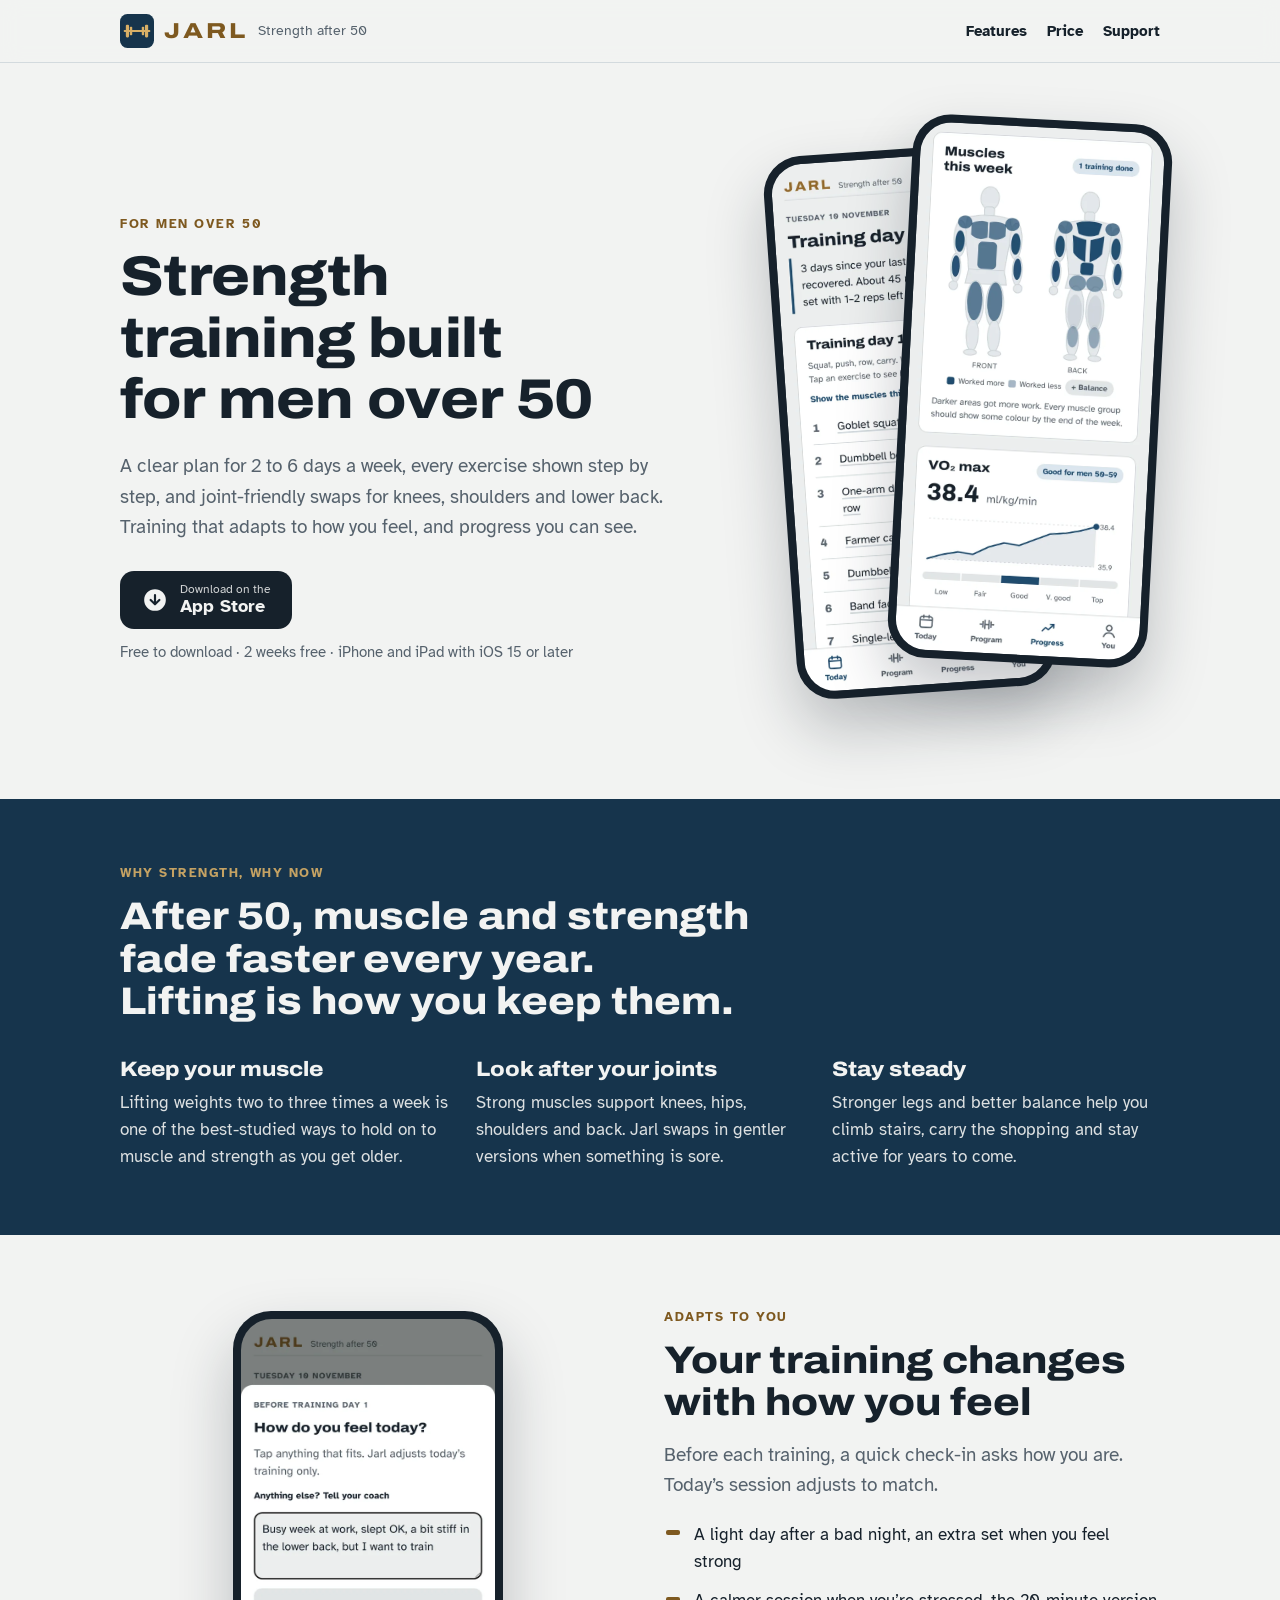
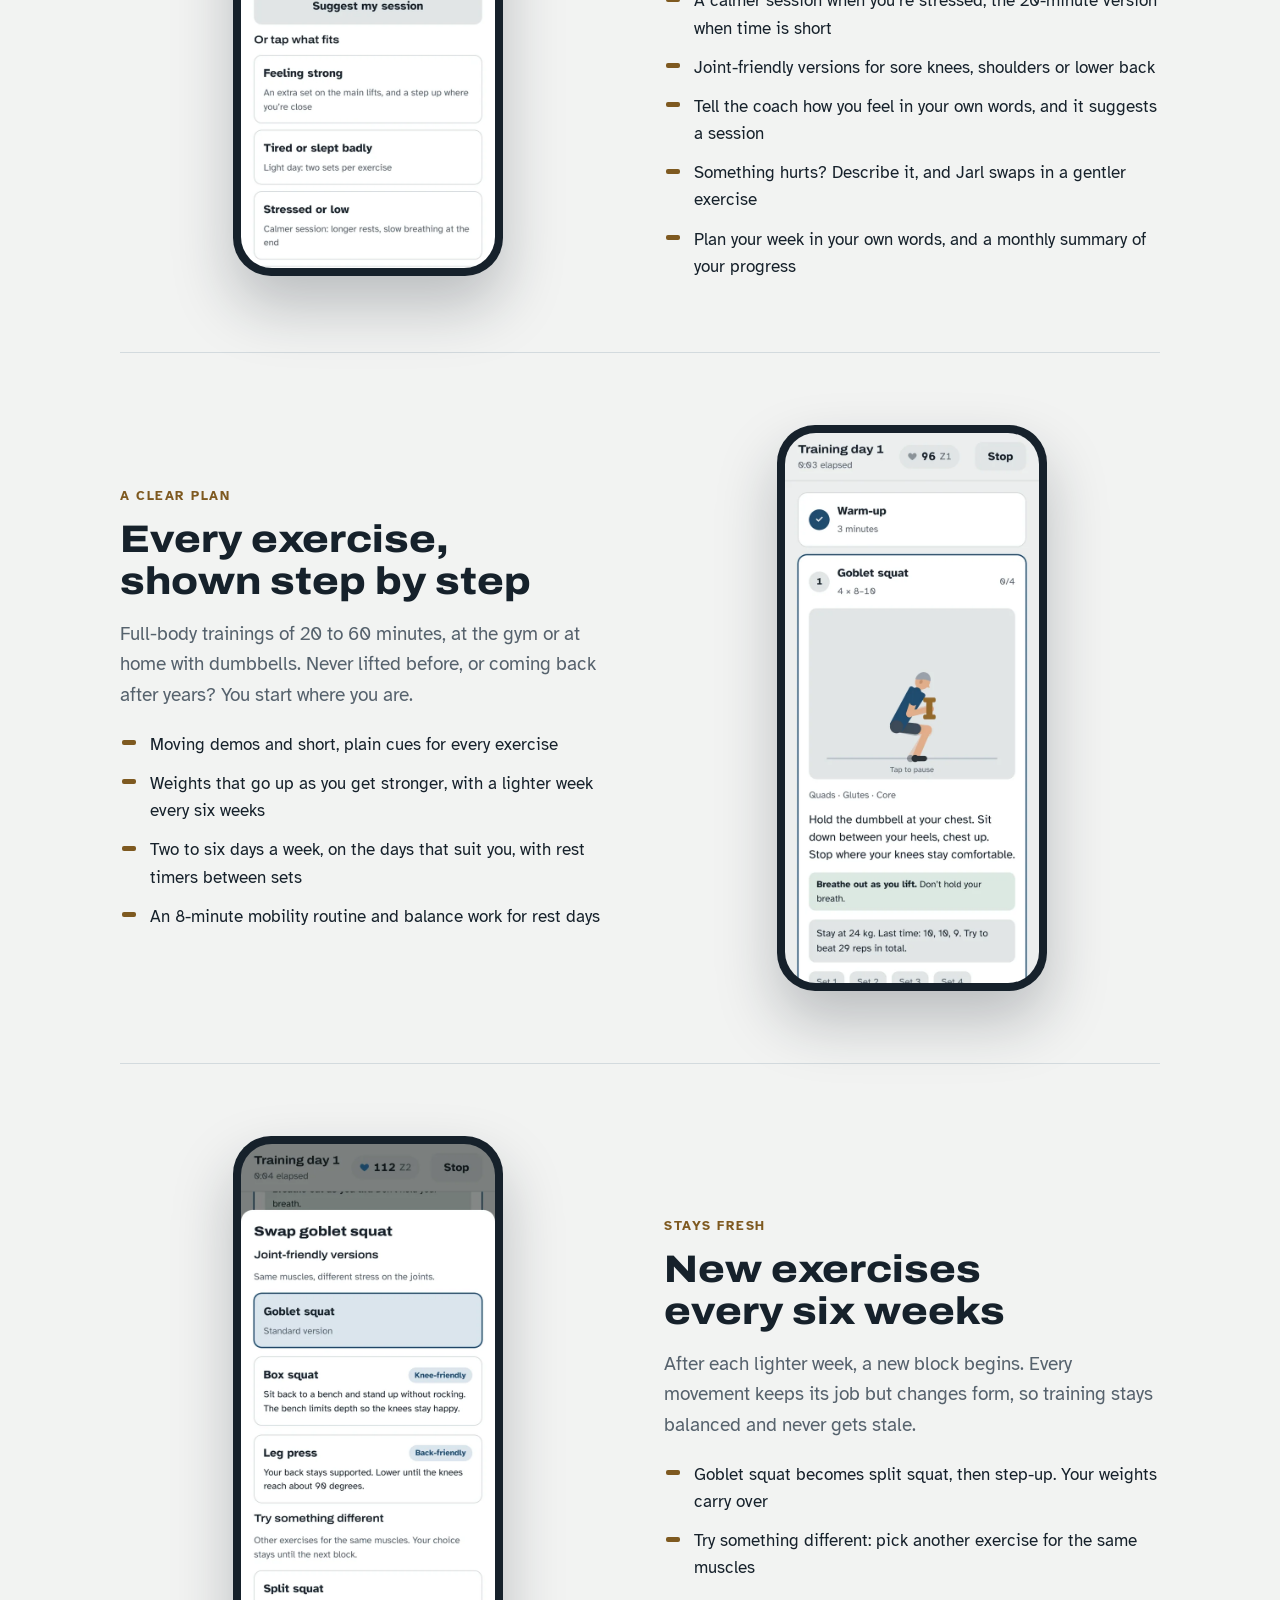
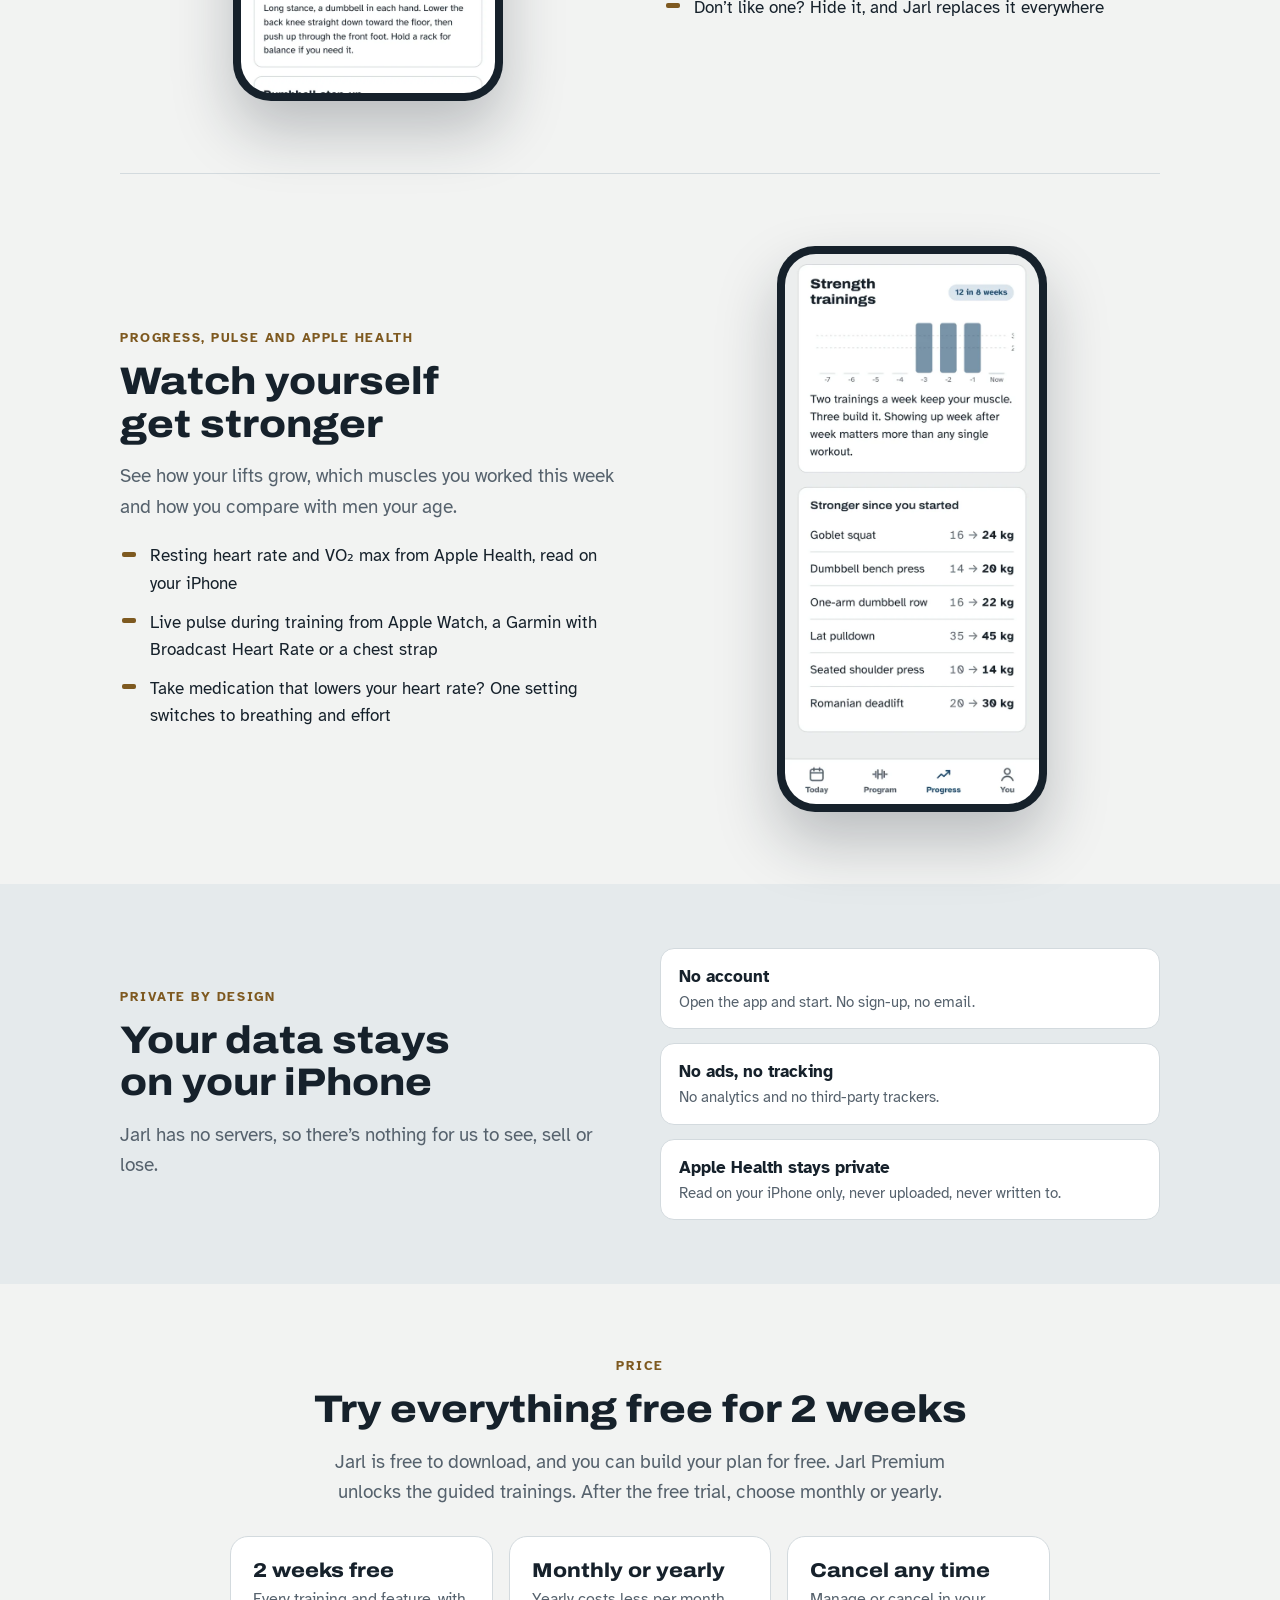
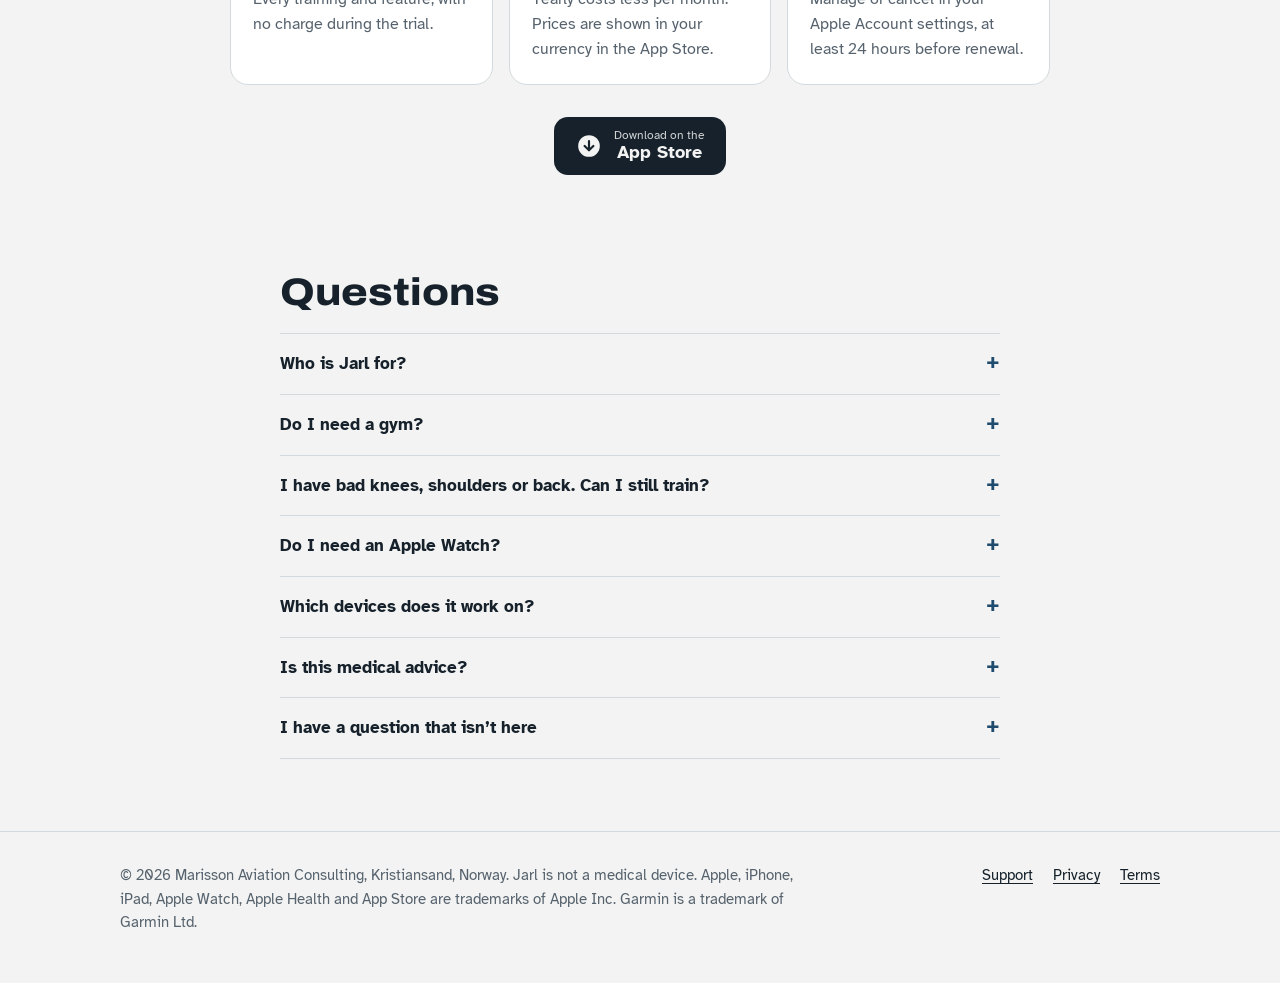
<file: index.html>
<!doctype html>
<html lang="en">
<head>
<meta charset="utf-8">
<meta name="viewport" content="width=device-width, initial-scale=1, viewport-fit=cover">
<title>Jarl: Strength training for men over 50</title>
<meta name="description" content="Jarl is a strength training app for men over 50. A clear plan for 2 to 6 days a week, joint-friendly swaps for knees, shoulders and back, live pulse and progress compared with men your age. Your data stays on your iPhone.">
<meta name="apple-itunes-app" content="app-id=6819707620">
<meta property="og:title" content="Jarl: Strength training for men over 50">
<meta property="og:description" content="A clear plan, joint-friendly swaps and training that adapts to how you feel. Free for 2 weeks on iPhone.">
<meta property="og:image" content="https://maravconsult.com/jarl/img/today.webp">
<meta name="theme-color" content="#16344C">
<link rel="icon" href="apple-touch-icon.png">
<link rel="canonical" href="https://maravconsult.com/jarl/">
<link rel="apple-touch-icon" href="apple-touch-icon.png">
<link rel="stylesheet" href="fonts.css">
<style>
:root{--bg:#F2F3F2;--surface:#FFFFFF;--ink:#16212B;--muted:#56626D;--line:#D3DADE;--accent:#1F4B6E;--band:#16344C;--brass:#7E5920;--brass-light:#D8AF66;--soft:#E5EAEC;--band-ink:#F2F3F2;
  --display:'Archivo',system-ui,sans-serif;--body:'Atkinson Hyperlegible',system-ui,-apple-system,'Segoe UI',sans-serif}
@media (prefers-color-scheme: dark){:root{--bg:#0F171E;--surface:#17222C;--ink:#E8EDF0;--muted:#A7B3BC;--line:#2A3946;--accent:#8CB9DA;--band:#122A3D;--brass:#D6AD62;--soft:#14202A;color-scheme:dark}}
*{box-sizing:border-box}
html{-webkit-text-size-adjust:100%;scroll-behavior:smooth}
body{margin:0;background:var(--bg);color:var(--ink);font-family:var(--body);font-size:1.0625rem;line-height:1.6}
a{color:var(--accent);text-underline-offset:3px}
img{max-width:100%;height:auto;display:block}
.wrap{max-width:1080px;margin:0 auto;padding-inline:20px}
h1,h2,h3{font-family:var(--display);font-stretch:112%;line-height:1.1;text-wrap:balance;margin:0}
h1{font-size:clamp(2.2rem,6vw,3.5rem);font-weight:800;letter-spacing:-.01em}
h2{font-size:clamp(1.7rem,4vw,2.4rem);font-weight:800}
h3{font-size:1.25rem;font-weight:800}
.eyebrow{font-size:.8rem;letter-spacing:.12em;text-transform:uppercase;font-weight:700;color:var(--brass);margin:0 0 12px}
p{margin:0}
.lead{font-size:1.2rem;color:var(--muted);max-width:34em}

/* header */
.top{position:sticky;top:0;z-index:5;background:color-mix(in srgb,var(--bg) 92%,transparent);backdrop-filter:blur(10px);-webkit-backdrop-filter:blur(10px);border-bottom:1px solid var(--line);padding-top:env(safe-area-inset-top,0px)}
.top .wrap{display:flex;align-items:center;gap:16px;min-height:62px}
.brand{display:flex;align-items:center;gap:10px;text-decoration:none;color:var(--ink)}
.brand img{width:34px;height:34px}
.brand b{font-family:var(--display);font-stretch:125%;font-weight:800;font-size:1.35rem;letter-spacing:.14em;color:var(--brass)}
.brand span{font-size:.9rem;color:var(--muted)}
.top nav{margin-left:auto;display:flex;gap:20px;font-size:.95rem}
.top nav a{color:var(--ink);text-decoration:none;font-weight:700}
.top nav a:hover{color:var(--accent)}
@media (max-width:640px){.top nav .hide-s,.brand span{display:none}}

/* buttons */
.store{display:inline-flex;align-items:center;gap:12px;background:var(--ink);color:var(--bg);text-decoration:none;border-radius:14px;padding:12px 22px;min-height:56px}
.store small{display:block;font-size:.72rem;line-height:1.1;opacity:.85}
.store strong{display:block;font-size:1.15rem;line-height:1.15}
.store svg{width:26px;height:26px;flex:none}
.note{font-size:.92rem;color:var(--muted);margin-top:12px}

/* hero */
.hero{padding-block:56px 40px;overflow:hidden}
.hero .wrap{display:grid;grid-template-columns:1.1fr .9fr;gap:40px;align-items:center}
.hero .lead{margin:20px 0 28px}
.phones{position:relative;min-height:640px}
.phone{width:260px;border-radius:38px;padding:8px;background:#16212B;box-shadow:0 30px 60px rgba(22,33,43,.25)}
.phone img{border-radius:31px;width:100%;aspect-ratio:600/1298;object-fit:cover}
.phones .phone:first-child{position:absolute;right:120px;top:30px;transform:rotate(-4deg)}
.phones .phone:last-child{position:absolute;right:0;top:0;transform:rotate(3deg)}
@media (max-width:860px){.hero .wrap{grid-template-columns:1fr}.phones{min-height:560px;max-width:420px;margin:0 auto;width:100%}.phones .phone:first-child{right:auto;left:0}.phone{width:230px}}

/* why */
.why{background:var(--band);color:var(--band-ink);padding-block:64px}
.why .eyebrow{color:var(--brass-light)}
.why h2{max-width:20em}
.why .grid{display:grid;grid-template-columns:repeat(3,1fr);gap:28px;margin-top:36px}
.why h3{font-size:1.3rem;margin-bottom:8px}
.why p{opacity:.9}
@media (max-width:760px){.why .grid{grid-template-columns:1fr}}

/* features */
.feat{padding-block:72px;display:grid;grid-template-columns:1fr 1fr;gap:48px;align-items:center}
.feat + .feat{border-top:1px solid var(--line)}
.feat .phone{width:270px;margin:0 auto}
.feat.flip .shot{order:2}
.feat h2{margin-bottom:16px}
.feat ul{margin:20px 0 0;padding:0;list-style:none;display:grid;gap:12px}
.feat li{padding-left:30px;position:relative}
.feat li::before{content:'';position:absolute;left:2px;top:.55em;width:14px;height:5px;border-radius:2px;background:var(--brass)}
@media (max-width:760px){.feat{grid-template-columns:1fr;gap:32px;padding-block:56px}.feat.flip .shot{order:0}}

/* privacy band */
.privacy{background:var(--soft);padding-block:64px}
.privacy .wrap{display:grid;grid-template-columns:1fr 1fr;gap:40px;align-items:center}
.ticks{display:grid;gap:14px;margin:0;padding:0;list-style:none}
.ticks li{background:var(--surface);border:1px solid var(--line);border-radius:14px;padding:14px 18px;font-weight:700}
.ticks li span{display:block;font-weight:400;color:var(--muted);font-size:.95rem}
@media (max-width:760px){.privacy .wrap{grid-template-columns:1fr}}

/* price */
.price{padding-block:72px;text-align:center}
.price .lead{margin:16px auto 28px}
.cards{display:grid;grid-template-columns:repeat(3,1fr);gap:16px;max-width:820px;margin:0 auto 32px;text-align:left}
.card{background:var(--surface);border:1px solid var(--line);border-radius:18px;padding:22px}
.card h3{margin-bottom:6px}
.card p{color:var(--muted);font-size:.98rem}
@media (max-width:760px){.cards{grid-template-columns:1fr}}

/* faq */
.faq{padding-block:24px 72px;max-width:760px}
.faq h2{margin-bottom:20px}
details{border-top:1px solid var(--line);padding:16px 0}
details:last-of-type{border-bottom:1px solid var(--line)}
summary{font-weight:700;cursor:pointer;font-size:1.08rem;list-style:none;display:flex;justify-content:space-between;gap:16px}
summary::-webkit-details-marker{display:none}
summary::after{content:'+';font-size:1.4rem;line-height:1;color:var(--accent)}
details[open] summary::after{content:'–'}
details p{margin-top:10px;color:var(--muted)}

/* footer */
footer{border-top:1px solid var(--line);padding-block:32px 48px;font-size:.92rem;color:var(--muted)}
footer .wrap{display:flex;flex-wrap:wrap;gap:12px 28px;justify-content:space-between}
footer nav{display:flex;gap:20px;flex-wrap:wrap}
footer a{color:var(--ink)}
.disclaimer{max-width:46em}
</style>
</head>
<body>

<header class="top"><div class="wrap">
  <a class="brand" href="https://maravconsult.com/jarl/"><img src="img/mark.svg" alt=""><b>JARL</b><span>Strength after 50</span></a>
  <nav><a class="hide-s" href="#features">Features</a><a class="hide-s" href="#price">Price</a><a href="https://vidarmar.github.io/garpur-jarl/support.html">Support</a></nav>
</div></header>

<main>
<section class="hero"><div class="wrap">
  <div>
    <p class="eyebrow">For men over 50</p>
    <h1>Strength training built for men over 50</h1>
    <p class="lead">A clear plan for 2 to 6 days a week, every exercise shown step by step, and joint-friendly swaps for knees, shoulders and lower back. Training that adapts to how you feel, and progress you can see.</p>
    <a class="store" href="https://apps.apple.com/app/id6819707620">
      <svg viewBox="0 0 24 24" aria-hidden="true"><path fill="currentColor" d="M12 2a10 10 0 1 0 0 20 10 10 0 0 0 0-20Zm0 4.5a1 1 0 0 1 1 1v6.09l2.3-2.3a1 1 0 1 1 1.4 1.42l-4 4a1 1 0 0 1-1.4 0l-4-4a1 1 0 1 1 1.4-1.42l2.3 2.3V7.5a1 1 0 0 1 1-1Z"/></svg>
      <span><small>Download on the</small><strong>App Store</strong></span>
    </a>
    <p class="note">Free to download · 2 weeks free · iPhone and iPad with iOS 15 or later</p>
  </div>
  <div class="phones" aria-hidden="true">
    <div class="phone"><img src="img/today.webp" alt="" width="600" height="1298"></div>
    <div class="phone"><img src="img/muscles.webp" alt="" width="600" height="1298"></div>
  </div>
</div></section>

<section class="why"><div class="wrap">
  <p class="eyebrow">Why strength, why now</p>
  <h2>After 50, muscle and strength fade faster every year. Lifting is how you keep them.</h2>
  <div class="grid">
    <div><h3>Keep your muscle</h3><p>Lifting weights two to three times a week is one of the best-studied ways to hold on to muscle and strength as you get older.</p></div>
    <div><h3>Look after your joints</h3><p>Strong muscles support knees, hips, shoulders and back. Jarl swaps in gentler versions when something is sore.</p></div>
    <div><h3>Stay steady</h3><p>Stronger legs and better balance help you climb stairs, carry the shopping and stay active for years to come.</p></div>
  </div>
</div></section>

<div class="wrap" id="features">
  <section class="feat">
    <div class="shot"><div class="phone"><img src="img/checkin.webp" alt="The check-in before training, with a box to tell the coach how you feel" width="600" height="1298" loading="lazy"></div></div>
    <div>
      <p class="eyebrow">Adapts to you</p>
      <h2>Your training changes with how you feel</h2>
      <p class="lead">Before each training, a quick check-in asks how you are. Today’s session adjusts to match.</p>
      <ul>
        <li>A light day after a bad night, an extra set when you feel strong</li>
        <li>A calmer session when you’re stressed, the 20-minute version when time is short</li>
        <li>Joint-friendly versions for sore knees, shoulders or lower back</li>
        <li>Tell the coach how you feel in your own words, and it suggests a session</li>
        <li>Something hurts? Describe it, and Jarl swaps in a gentler exercise</li>
        <li>Plan your week in your own words, and a monthly summary of your progress</li>
      </ul>
    </div>
  </section>

  <section class="feat flip">
    <div class="shot"><div class="phone"><img src="img/exercise.webp" alt="An exercise with a moving demo figure, plain cues and a suggested weight" width="600" height="1298" loading="lazy"></div></div>
    <div>
      <p class="eyebrow">A clear plan</p>
      <h2>Every exercise, shown step by step</h2>
      <p class="lead">Full-body trainings of 20 to 60 minutes, at the gym or at home with dumbbells. Never lifted before, or coming back after years? You start where you are.</p>
      <ul>
        <li>Moving demos and short, plain cues for every exercise</li>
        <li>Weights that go up as you get stronger, with a lighter week every six weeks</li>
        <li>Two to six days a week, on the days that suit you, with rest timers between sets</li>
        <li>An 8-minute mobility routine and balance work for rest days</li>
      </ul>
    </div>
  </section>

  <section class="feat">
    <div class="shot"><div class="phone"><img src="img/swap.webp" alt="The swap screen with joint-friendly versions and other exercises for the same muscles" width="600" height="1298" loading="lazy"></div></div>
    <div>
      <p class="eyebrow">Stays fresh</p>
      <h2>New exercises every six weeks</h2>
      <p class="lead">After each lighter week, a new block begins. Every movement keeps its job but changes form, so training stays balanced and never gets stale.</p>
      <ul>
        <li>Goblet squat becomes split squat, then step-up. Your weights carry over</li>
        <li>Try something different: pick another exercise for the same muscles</li>
        <li>Don’t like one? Hide it, and Jarl replaces it everywhere</li>
      </ul>
    </div>
  </section>

  <section class="feat flip">
    <div class="shot"><div class="phone"><img src="img/strength.webp" alt="Trainings per week and how much each lift has grown since you started" width="600" height="1298" loading="lazy"></div></div>
    <div>
      <p class="eyebrow">Progress, pulse and Apple Health</p>
      <h2>Watch yourself get stronger</h2>
      <p class="lead">See how your lifts grow, which muscles you worked this week and how you compare with men your age.</p>
      <ul>
        <li>Resting heart rate and VO₂ max from Apple Health, read on your iPhone</li>
        <li>Live pulse during training from Apple Watch, a Garmin with Broadcast Heart Rate or a chest strap</li>
        <li>Take medication that lowers your heart rate? One setting switches to breathing and effort</li>
      </ul>
    </div>
  </section>
</div>

<section class="privacy"><div class="wrap">
  <div>
    <p class="eyebrow">Private by design</p>
    <h2>Your data stays on your iPhone</h2>
    <p class="lead" style="margin-top:16px">Jarl has no servers, so there’s nothing for us to see, sell or lose.</p>
  </div>
  <ul class="ticks">
    <li>No account<span>Open the app and start. No sign-up, no email.</span></li>
    <li>No ads, no tracking<span>No analytics and no third-party trackers.</span></li>
    <li>Apple Health stays private<span>Read on your iPhone only, never uploaded, never written to.</span></li>
  </ul>
</div></section>

<section class="price" id="price"><div class="wrap">
  <p class="eyebrow">Price</p>
  <h2>Try everything free for 2 weeks</h2>
  <p class="lead">Jarl is free to download, and you can build your plan for free. Jarl Premium unlocks the guided trainings. After the free trial, choose monthly or yearly.</p>
  <div class="cards">
    <div class="card"><h3>2 weeks free</h3><p>Every training and feature, with no charge during the trial.</p></div>
    <div class="card"><h3>Monthly or yearly</h3><p>Yearly costs less per month. Prices are shown in your currency in the App Store.</p></div>
    <div class="card"><h3>Cancel any time</h3><p>Manage or cancel in your Apple Account settings, at least 24 hours before renewal.</p></div>
  </div>
  <a class="store" href="https://apps.apple.com/app/id6819707620">
    <svg viewBox="0 0 24 24" aria-hidden="true"><path fill="currentColor" d="M12 2a10 10 0 1 0 0 20 10 10 0 0 0 0-20Zm0 4.5a1 1 0 0 1 1 1v6.09l2.3-2.3a1 1 0 1 1 1.4 1.42l-4 4a1 1 0 0 1-1.4 0l-4-4a1 1 0 1 1 1.4-1.42l2.3 2.3V7.5a1 1 0 0 1 1-1Z"/></svg>
    <span><small>Download on the</small><strong>App Store</strong></span>
  </a>
</div></section>

<section class="wrap faq">
  <h2>Questions</h2>
  <details><summary>Who is Jarl for?</summary><p>Men over 50 who want to get or stay strong, whether you’re new to weights or coming back after a break.</p></details>
  <details><summary>Do I need a gym?</summary><p>No. Choose gym or home when you set up. At home, a set of dumbbells is enough, and Jarl picks exercises that work with them.</p></details>
  <details><summary>I have bad knees, shoulders or back. Can I still train?</summary><p>Jarl has a joint-friendly version of most exercises. Set it once in your settings, or tap what’s sore in the check-in before each training. Sharp or lasting pain is a reason to see a doctor or physiotherapist.</p></details>
  <details><summary>Do I need an Apple Watch?</summary><p>No. Jarl works on its own. With an Apple Watch, a Garmin that broadcasts heart rate or a chest strap, you see your pulse live during training.</p></details>
  <details><summary>Which devices does it work on?</summary><p>Any iPhone or iPad with iOS 15 or later. The AI coach needs an iPhone with Apple Intelligence. Without it, Jarl uses its own built-in rules.</p></details>
  <details><summary>Is this medical advice?</summary><p>No. Jarl gives general training guidance and does not diagnose or treat any condition. Talk to your doctor before you start a new exercise programme, especially if you have heart problems, high blood pressure or recent surgery.</p></details>
  <details><summary>I have a question that isn’t here</summary><p>See <a href="https://vidarmar.github.io/garpur-jarl/support.html">Support</a> or email <a href="mailto:app@maravconsult.com">app@maravconsult.com</a>.</p></details>
</section>
</main>

<footer><div class="wrap">
  <div class="disclaimer">© 2026 Marisson Aviation Consulting, Kristiansand, Norway. Jarl is not a medical device. Apple, iPhone, iPad, Apple Watch, Apple Health and App Store are trademarks of Apple Inc. Garmin is a trademark of Garmin Ltd.</div>
  <nav><a href="https://vidarmar.github.io/garpur-jarl/support.html">Support</a><a href="https://vidarmar.github.io/garpur-jarl/privacy.html">Privacy</a><a href="https://vidarmar.github.io/garpur-jarl/terms.html">Terms</a></nav>
</div></footer>
</body>
</html>
</file>
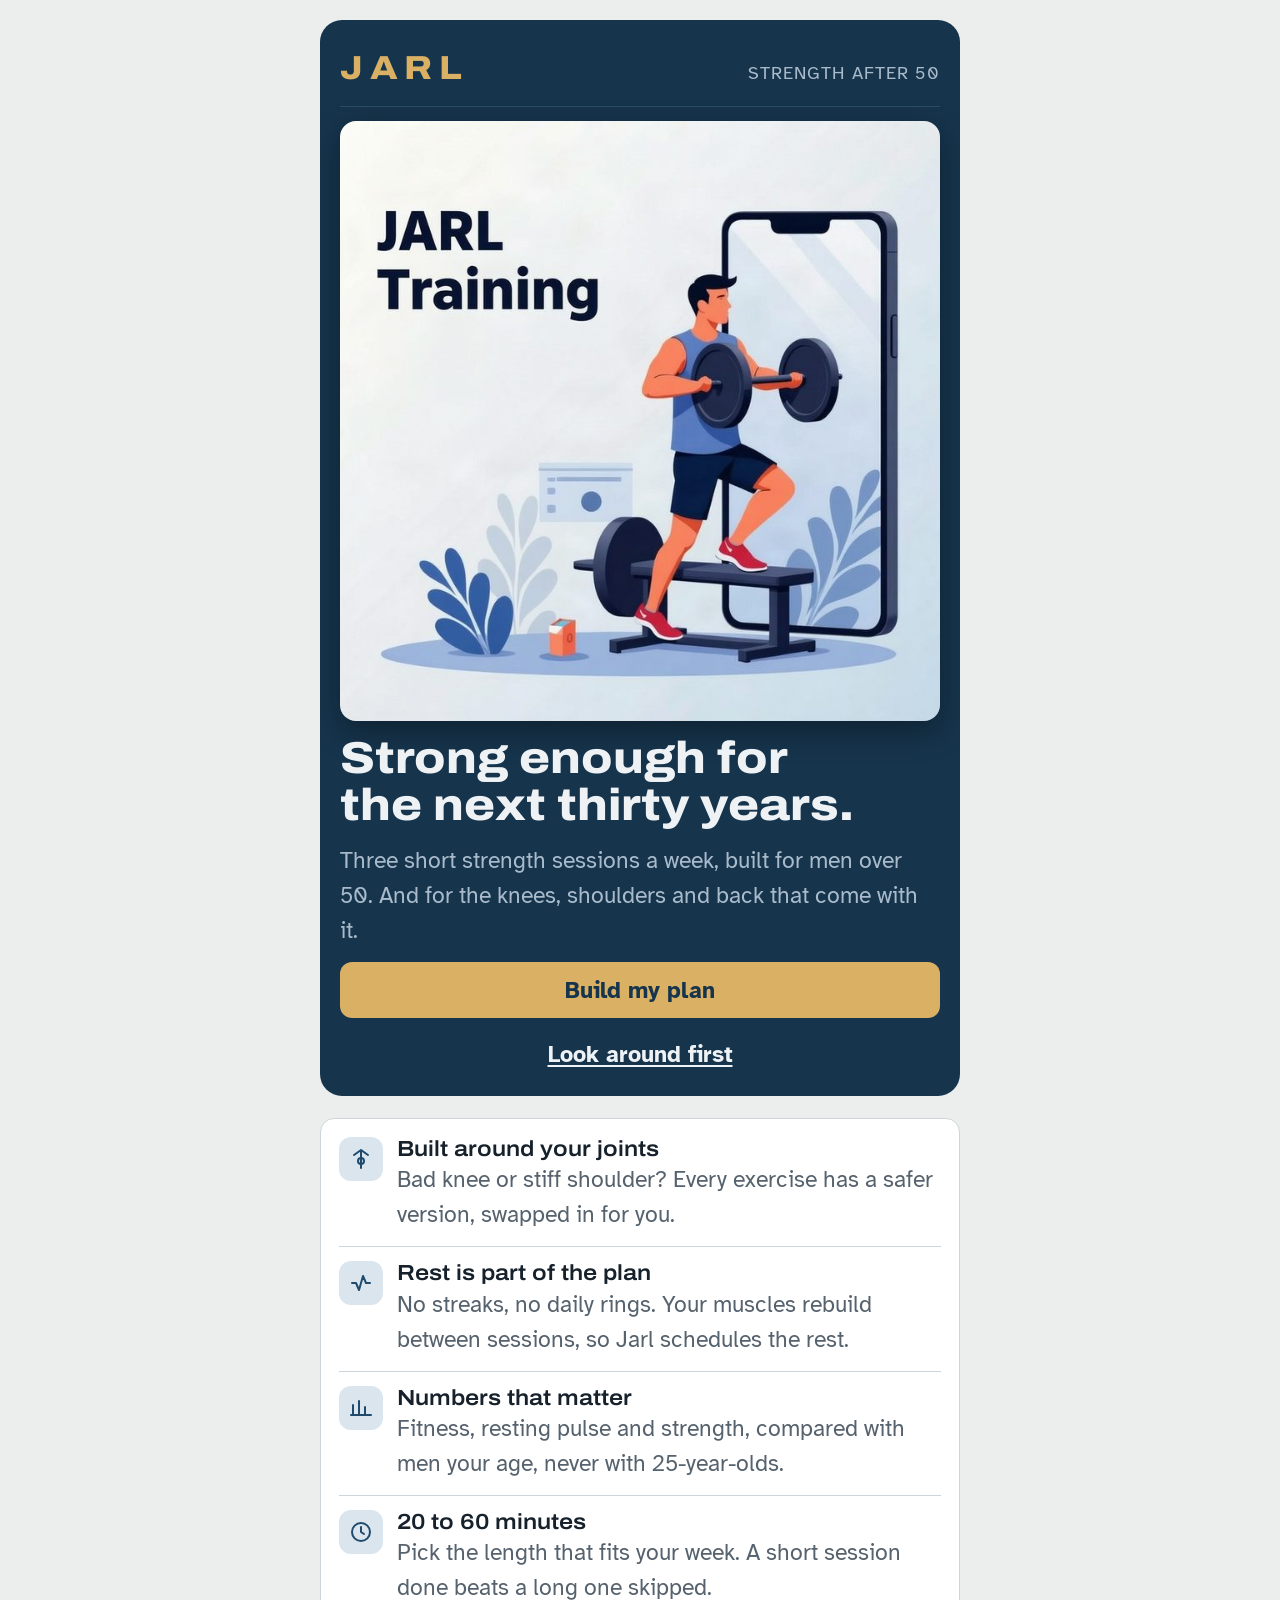
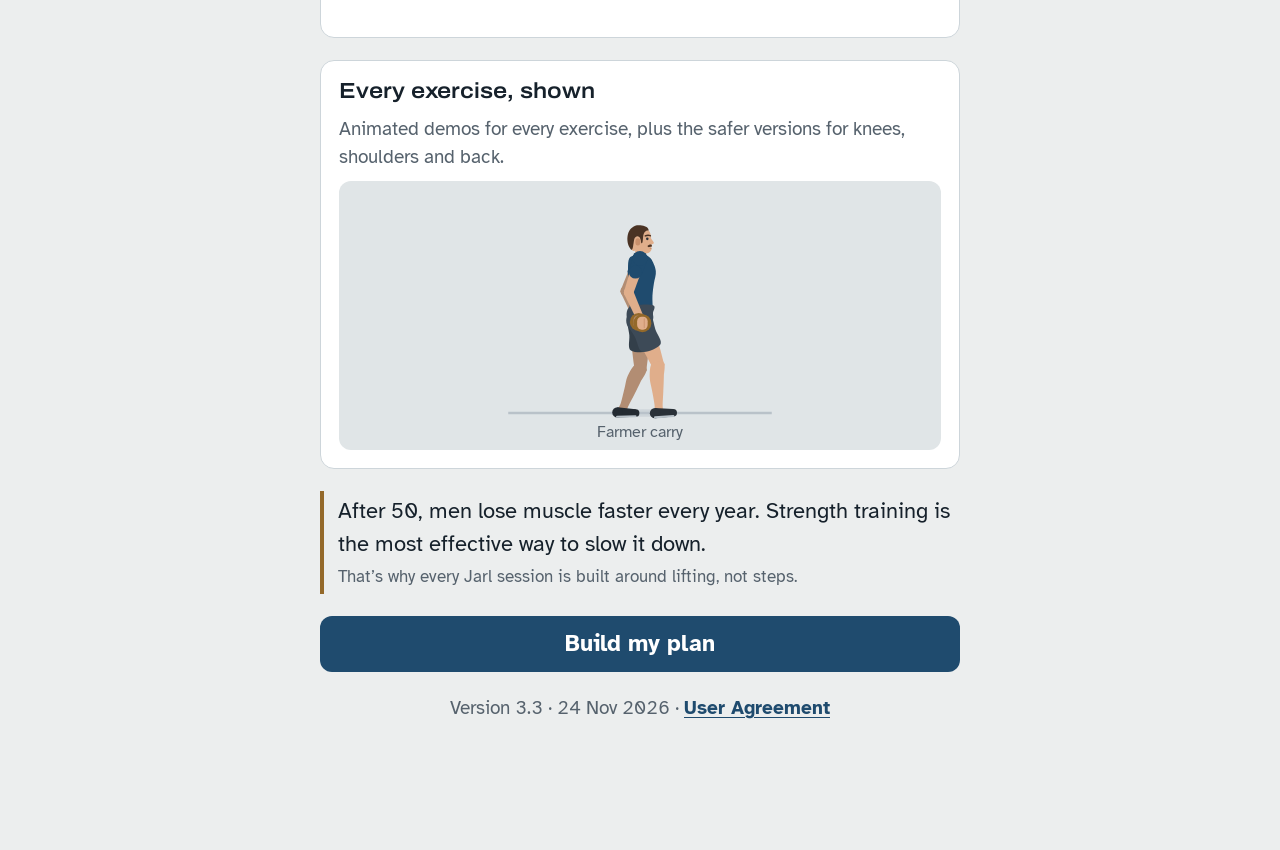
<file: app.html>
<!doctype html>
<html lang="en">
<head>
<meta name="robots" content="noindex, nofollow">
<meta charset="utf-8">
<meta name="viewport" content="width=device-width, initial-scale=1, maximum-scale=1, user-scalable=no, viewport-fit=cover">
<meta name="apple-mobile-web-app-capable" content="yes">
<meta name="mobile-web-app-capable" content="yes">
<meta name="apple-mobile-web-app-status-bar-style" content="black-translucent">
<meta name="apple-mobile-web-app-title" content="Jarl">
<meta name="theme-color" content="#16344C">
<link rel="apple-touch-icon" href="apple-touch-icon.png">
<link rel="manifest" href="manifest.webmanifest">
<style>:root{padding-top:env(safe-area-inset-top,0px);padding-bottom:env(safe-area-inset-bottom,0px)}body{margin:0;-webkit-text-size-adjust:100%;-webkit-tap-highlight-color:transparent}img{max-width:100%}[hidden]{display:none!important}</style>
<title>Jarl: Strength after 50</title>
<link rel="stylesheet" href="fonts.css">
<style>
/* Layout: one phone-width column, calm stone surfaces, bottom tab bar; the workout player opens full-screen over it */
:root{
  /* Fjord: deep navy, brass and weathered stone. Calm, high-contrast, grown-up */
  --bg:#ECEEEE; --surface:#FFFFFF; --sunk:#E0E5E7; --ink:#16212B; --muted:#56626D; --line:#CDD5DA;
  --accent:#1F4B6E; --accent-ink:#FFFFFF; --accent-soft:#DAE5EE; --brass:#94692A; --brass-soft:#F0E5D1;
  --rest:#3E6B58; --rest-soft:#DCE9E2; --warn:#A0551C; --warn-soft:#F5E3D3; --alert:#B3261E; --alert-soft:#F8DEDA;
  --far:#A5AFB8;--fskin:#E0AE8B;--fskin2:#C9906C;--fshirt:var(--accent);--fshorts:#3D4A57;--fshoe:#2A3138;--fhair:#4A3324; --eq:#B9C2C9; --eqsoft:#E3E8EB;
  --z1:#8A949C; --z2:#2F7FC1; --z3:#2E9A5B; --z4:#DB8216; --z5:#D23B2E;
  --display:'Archivo','Arial Narrow',Arial,sans-serif;
  --body:'Atkinson Hyperlegible',system-ui,-apple-system,'Segoe UI',sans-serif;
  --r:14px;
  --hero-bg:#16344C; --hero-ink:#EEF2F5; --hero-muted:#A9BBCB; --hero-line:#2C4C66; --hero-far:#5F7890; --hero-eq:#3F5E7A; --hero-eqsoft:#21405B; --hero-brass:#D9B064; --hero-suit:#C3CED8; --hero-hair:#8FA0B0; --suit:var(--ink); --hair:var(--muted);
}
:root[data-scheme="pine"]{--accent:#2C654A; --accent-soft:#DCEAE2; --brass:#8A6A2C;}
@media (prefers-color-scheme: dark){ :root:not([data-theme="light"]){
  --bg:#0E151C; --surface:#152029; --sunk:#1C2934; --ink:#E4EAEF; --muted:#9AA8B4; --line:#2A3845;
  --accent:#8CB9DA; --accent-ink:#0B1520; --accent-soft:#1B3043; --brass:#D6AD62; --brass-soft:#33291A;
  --rest:#86BFA3; --rest-soft:#1A2F25; --warn:#E0A060; --warn-soft:#35261A; --alert:#F2A097; --alert-soft:#3A201D;
  --far:#56636F;--fskin:#D9A684;--fskin2:#B98762;--fshirt:var(--accent);--fshorts:#7E8B97;--fshoe:#C3CBD2;--fhair:#7A5A40; --eq:#3E4D5A; --eqsoft:#1E2A35; --z1:#9AA6AF; --z2:#5AA6E6; --z3:#55C285; --z4:#F0A44A; --z5:#F0695C; color-scheme:dark }
  :root:not([data-theme="light"])[data-scheme="pine"]{--accent:#72B891; --accent-soft:#1F3328; --accent-ink:#0F1A14;} }
:root[data-theme="dark"]{
  --bg:#0E151C; --surface:#152029; --sunk:#1C2934; --ink:#E4EAEF; --muted:#9AA8B4; --line:#2A3845;
  --accent:#8CB9DA; --accent-ink:#0B1520; --accent-soft:#1B3043; --brass:#D6AD62; --brass-soft:#33291A;
  --rest:#86BFA3; --rest-soft:#1A2F25; --warn:#E0A060; --warn-soft:#35261A; --alert:#F2A097; --alert-soft:#3A201D;
  --far:#56636F;--fskin:#D9A684;--fskin2:#B98762;--fshirt:var(--accent);--fshorts:#7E8B97;--fshoe:#C3CBD2;--fhair:#7A5A40; --eq:#3E4D5A; --eqsoft:#1E2A35; --z1:#9AA6AF; --z2:#5AA6E6; --z3:#55C285; --z4:#F0A44A; --z5:#F0695C; color-scheme:dark }
:root[data-theme="dark"][data-scheme="pine"]{--accent:#72B891; --accent-soft:#1F3328; --accent-ink:#0F1A14;}

*{box-sizing:border-box}
[hidden]{display:none!important}
html{touch-action:manipulation;-webkit-text-size-adjust:100%}
@media (min-width:700px){:root{--col:680px}}
body{background:var(--bg);color:var(--ink);font-family:var(--body);font-size:1.125rem;line-height:1.5;-webkit-font-smoothing:antialiased}
button{font:inherit;color:inherit;background:none;border:0;cursor:pointer}
button:focus-visible,input:focus-visible{outline:3px solid var(--accent);outline-offset:2px;border-radius:8px}
h1,h2,h3{font-family:var(--display);font-stretch:112%;margin:0;text-wrap:balance;line-height:1.15}
h1{font-size:1.75rem;font-weight:800}
h2{font-size:1.3rem;font-weight:800}
h3{font-size:1.05rem;font-weight:600}
p{margin:0}
.num{font-variant-numeric:tabular-nums}
.wrap{max-width:var(--col,480px);margin:0 auto;padding-inline:20px;padding-block:20px 128px;display:flex;flex-direction:column;gap:22px}
.eyebrow{font-size:.8rem;letter-spacing:.08em;text-transform:uppercase;color:var(--muted);font-weight:700}
.muted{color:var(--muted)}
.small{font-size:.9rem}
.stack{display:flex;flex-direction:column;gap:10px}
.row{display:flex;align-items:center;gap:12px}
.between{justify-content:space-between}
.card{background:var(--surface);border:1px solid var(--line);border-radius:var(--r);padding:18px}
.coach{border-left:4px solid var(--accent);padding:4px 0 4px 14px}
.coach.rest{border-color:var(--rest)}
.btn{min-height:56px;border-radius:12px;padding:0 20px;font-weight:700;display:inline-flex;align-items:center;justify-content:center;gap:8px;width:100%}
.btn.primary{background:var(--accent);color:var(--accent-ink)}
.btn.ghost{background:var(--sunk)}
.btn.link{min-height:44px;width:auto;padding:0 4px;color:var(--accent);text-decoration:underline;text-underline-offset:3px}
.pill{display:inline-block;font-size:.78rem;font-weight:700;padding:3px 10px;border-radius:99px;background:var(--accent-soft);color:var(--accent);white-space:nowrap}
.pill.rest{background:var(--rest-soft);color:var(--rest)}
.pill.warn{background:var(--warn-soft);color:var(--warn)}
.pill.plain{background:var(--sunk);color:var(--muted)}

.brand{display:flex;align-items:baseline;gap:10px;padding-bottom:4px;border-bottom:1px solid var(--line)}
.brand b{font-family:var(--display);font-stretch:112%;font-weight:800;font-size:1.35rem;letter-spacing:.14em;color:var(--brass)}
.brand span{font-size:.85rem;color:var(--muted)}
/* 2.0 */
.zones{display:grid;grid-template-columns:repeat(5,minmax(0,1fr));gap:4px}
.zones div{display:flex;flex-direction:column;gap:1px;font-size:.75rem;min-width:0}
.zones span{height:8px;border-radius:4px}
.zones b{font-size:.8rem}
.zones small{color:var(--muted);font-size:.7rem;overflow-wrap:anywhere}
.bodymap{margin:0;display:flex;flex-direction:column;gap:6px;align-items:center}
.bodymap svg{width:100%;max-width:300px;height:auto}
.bodymap figcaption{width:100%;max-width:300px;display:grid;grid-template-columns:1fr 1fr;text-align:center;font-size:.75rem;color:var(--muted);text-transform:uppercase;letter-spacing:.06em;margin-top:-4px}
.maplegend{display:inline-flex;align-items:center;gap:6px;font-size:.8rem;color:var(--muted)}
.maplegend i{width:12px;height:12px;border-radius:3px;background:var(--accent);display:inline-block}
details.map summary{cursor:pointer;color:var(--accent);font-weight:700;font-size:.9rem;list-style:none}
details.map summary::-webkit-details-marker{display:none}
#player.dark{--bg:#0E151C; --surface:#152029; --sunk:#1C2934; --ink:#E4EAEF; --muted:#9AA8B4; --line:#2A3845; --accent:#8CB9DA; --accent-ink:#0B1520; --accent-soft:#1B3043; --brass:#D6AD62; --rest-soft:#1A2F25; --far:#56636F;--fskin:#D9A684;--fskin2:#B98762;--fshirt:var(--accent);--fshorts:#7E8B97;--fshoe:#C3CBD2;--fhair:#7A5A40; --eq:#3E4D5A; --eqsoft:#1E2A35; --z1:#9AA6AF; --z2:#5AA6E6; --z3:#55C285; --z4:#F0A44A; --z5:#F0695C; color-scheme:dark; background:var(--bg); color:var(--ink)}
/* 1.7 */
.ckgrid{display:grid;grid-template-columns:1fr 1fr;gap:8px}
.ta{width:100%;min-height:104px;border:1px solid var(--line);border-radius:12px;padding:12px;font:inherit;background:var(--bg);color:var(--ink);resize:vertical}
.ailabel{display:block;margin-top:6px;font-size:.75rem;color:var(--muted)}
#sheet.center{align-items:center;padding:16px}
#sheet.center .panel{border-radius:18px;max-height:calc(100% - 32px);padding-bottom:22px;box-shadow:0 16px 48px rgba(0,0,0,.28)}
.breath{background:var(--rest-soft);color:var(--ink);border-radius:10px;padding:8px 12px}
/* user agreement */
#terms{position:fixed;inset:0;background:var(--bg);overflow-y:auto;z-index:30;padding-top:env(safe-area-inset-top,0px)}
.legal{max-width:var(--col,480px);margin:0 auto;padding-inline:20px;padding-block:18px 40px;display:flex;flex-direction:column;gap:12px}
.legal h1{font-size:1.5rem}
.legal h2{font-size:1.05rem;margin-top:10px}
.legal p,.legal li{font-size:.95rem;line-height:1.55}
.legal ul{margin:0;padding-left:1.2em;display:flex;flex-direction:column;gap:4px}
.accept{position:sticky;bottom:0;background:var(--surface);border-top:1px solid var(--line);padding:14px 20px calc(14px + env(safe-area-inset-bottom,0px))}
.accept .in{max-width:var(--col,480px);margin:0 auto;display:flex;flex-direction:column;gap:12px}
.check{display:grid;grid-template-columns:28px 1fr;gap:10px;align-items:start;font-size:.95rem;cursor:pointer}
.check input{width:24px;height:24px;margin:2px 0 0;accent-color:var(--accent)}
.btn:disabled{opacity:.45;cursor:not-allowed}
/* training days */
.daychips{display:grid;grid-template-columns:repeat(7,minmax(0,1fr));gap:4px}
.daychips button{min-width:0;padding:0;min-height:48px;border-radius:10px;background:var(--sunk);font-weight:700;font-size:.78rem;color:var(--muted)}
.daychips button[aria-pressed="true"]{background:var(--accent);color:var(--accent-ink)}
.daypick{display:grid;grid-template-columns:repeat(auto-fill,minmax(96px,1fr));gap:8px}
.daypick .opt{align-items:center;text-align:center}
.daypick .opt:disabled{opacity:.45;cursor:not-allowed}
button.day{font:inherit;color:inherit;cursor:pointer}
button.day .dot{box-shadow:0 0 0 0 transparent}
button.day:hover .dot{background:var(--accent-soft)}
/* front page */
.hero{--suit:var(--hero-suit);--hair:var(--hero-hair);--ink:var(--hero-ink);--far:var(--hero-far);--eq:var(--hero-eq);--eqsoft:var(--hero-eqsoft);--brass:var(--hero-brass);--bg:var(--hero-bg);--muted:var(--hero-muted);--sunk:transparent;
  background:var(--hero-bg);color:var(--hero-ink);border-radius:22px;padding:24px 20px 20px;display:flex;flex-direction:column;gap:14px;overflow:hidden}
.hero .mark{display:flex;align-items:baseline;justify-content:space-between;gap:10px;border-bottom:1px solid var(--hero-line);padding-bottom:12px}
.hero .mark b{font-family:var(--display);font-stretch:112%;font-weight:800;font-size:1.6rem;letter-spacing:.2em;color:var(--hero-brass)}
.hero .mark span{font-size:.85rem;color:var(--hero-muted);letter-spacing:.06em;text-transform:uppercase}
.hero h1{font-size:2.15rem;line-height:1.05}
.hero p{color:var(--hero-muted)}
.portrait-img{display:block;width:100%;height:auto;aspect-ratio:1;object-fit:cover;border-radius:16px;box-shadow:0 10px 30px rgba(0,0,0,.35)}
.portrait{display:block;width:100%;max-width:320px;margin:-4px auto -18px}
.portrait svg{width:100%;height:auto;display:block}
.p-eyes{transform-box:fill-box;transform-origin:center;animation:blink 5.5s infinite}
.p-head{transform-origin:150px 160px;animation:nod 7s ease-in-out infinite}
.p-breathe{animation:breathe 5s ease-in-out infinite}
@keyframes blink{0%,93%,100%{transform:scaleY(1)}95%{transform:scaleY(.08)}}
@keyframes nod{0%,100%{transform:rotate(0)}50%{transform:rotate(-1.5deg) translateY(-1px)}}
@keyframes breathe{0%,100%{transform:translateY(0)}50%{transform:translateY(-1.5px)}}
@media (prefers-reduced-motion: reduce){.p-eyes,.p-head,.p-breathe{animation:none}}
.promise{display:grid;grid-template-columns:44px 1fr;gap:14px;align-items:start;padding:14px 0;border-top:1px solid var(--line)}
.promise:first-child{border-top:0;padding-top:0}
.promise .ic{width:44px;height:44px;border-radius:12px;background:var(--accent-soft);color:var(--accent);display:grid;place-items:center}
.promise .ic svg{width:24px;height:24px}
.fact{border-left:4px solid var(--brass);padding:4px 0 4px 14px;font-size:1.05rem}
.fact small{display:block;color:var(--muted);font-size:.8rem;margin-top:4px}
/* exercise demos */
.demo{display:flex;flex-direction:column;align-items:center;gap:2px;width:100%;background:var(--sunk);border-radius:12px;padding:8px 8px 6px}
.demo svg{width:100%;height:auto;max-height:230px;display:block}
.demo-state{color:var(--muted);font-size:.75rem}
.exname{text-align:left;text-decoration:underline;text-decoration-color:var(--line);text-decoration-thickness:2px;text-underline-offset:4px;padding:0}
.exname:hover{text-decoration-color:var(--accent)}
.steps{margin:0;padding-left:1.3em;display:flex;flex-direction:column;gap:6px}
/* heart rate */
.hr{display:inline-flex;align-items:center;gap:6px;font-weight:700;padding:5px 12px;border-radius:99px;background:var(--sunk);white-space:nowrap}
.hr svg{width:16px;height:16px;fill:var(--hrc,var(--accent));animation:beat 1s ease-in-out infinite}
.hr small{font-weight:400;color:var(--muted)}
@keyframes beat{0%,100%{transform:scale(1)}15%{transform:scale(1.25)}30%{transform:scale(1)}}
.src{display:grid;grid-template-columns:1fr auto;gap:12px;align-items:center;padding:14px 0;border-top:1px solid var(--line)}
.src:first-of-type{border-top:0}
.status{font-size:.85rem;font-weight:700}
.status.on{color:var(--accent)} .status.off{color:var(--muted)}
.perm{list-style:none;margin:0;padding:0;border:1px solid var(--line);border-radius:12px}
.perm li{display:flex;justify-content:space-between;gap:12px;padding:10px 14px;border-top:1px solid var(--line)}
.perm li:first-child{border-top:0}
/* week strip */
.week{display:grid;grid-template-columns:repeat(7,1fr);gap:6px}
.day{display:flex;flex-direction:column;align-items:center;gap:6px;padding:10px 0;border-radius:12px;font-size:.85rem;color:var(--muted)}
.day .dot{width:36px;height:36px;border-radius:50%;display:grid;place-items:center;font-family:var(--display);font-weight:800;font-size:.95rem;border:2px dashed var(--line)}
.day.done .dot{background:var(--accent);color:var(--accent-ink);border:0}
.day.plan .dot{border:2px solid var(--accent);color:var(--accent)}
.day.today{background:var(--surface);color:var(--ink);font-weight:700;box-shadow:0 0 0 1px var(--line)}

/* exercise list */
.exlist{list-style:none;margin:0;padding:0;display:flex;flex-direction:column}
.exlist li{display:grid;grid-template-columns:28px 1fr auto;gap:12px;align-items:start;padding:12px 0;border-top:1px solid var(--line)}
.exlist li:first-child{border-top:0}
.exlist .n{font-family:var(--display);font-weight:800;color:var(--muted);padding-top:1px}
.exlist .sr{color:var(--muted);font-size:.9rem;white-space:nowrap;padding-top:2px}

/* tabs */
.tabs{position:fixed;left:0;right:0;bottom:0;background:var(--surface);border-top:1px solid var(--line);padding-bottom:env(safe-area-inset-bottom,0px);z-index:10}
.tabs .in{max-width:var(--col,480px);margin:0 auto;display:grid;grid-template-columns:repeat(4,1fr)}
.tab{display:flex;flex-direction:column;align-items:center;gap:2px;padding:10px 0 12px;font-size:.8rem;color:var(--muted);font-weight:700}
.tab svg{width:26px;height:26px}
.tab[aria-current="page"]{color:var(--accent)}

/* numbers */
.trio{display:grid;grid-template-columns:repeat(3,1fr);gap:10px}
.mini{background:var(--surface);border:1px solid var(--line);border-radius:12px;padding:12px;display:flex;flex-direction:column;gap:2px;min-width:0}
.mini b{font-family:var(--display);font-size:1.5rem;font-weight:800}
.mini span{font-size:.8rem;color:var(--muted)}
.up{color:var(--accent);font-weight:700;font-size:.85rem}
.bigval{font-family:var(--display);font-weight:800;font-size:2.4rem;line-height:1}
.spark{width:100%;height:auto;display:block}
.bands{display:flex;height:12px;border-radius:6px;overflow:hidden;gap:2px}
.bands div{flex:1;background:var(--sunk)}
.bands div.on{background:var(--accent)}
.bandlbl{display:flex;justify-content:space-between;font-size:.75rem;color:var(--muted)}
.bandlbl span{flex:1;text-align:center}

/* coverage table */
.tblwrap{overflow-x:auto}
table.cov{width:100%;border-collapse:collapse;font-size:.95rem}
table.cov th,table.cov td{padding:8px 6px;border-bottom:1px solid var(--line);text-align:center}
table.cov th:first-child,table.cov td:first-child{text-align:left}
table.cov thead th{font-family:var(--display);font-weight:800}
.cdot{display:inline-block;width:14px;height:14px;border-radius:50%;background:var(--accent)}
.cdot.no{background:transparent;border:2px solid var(--line)}

/* toggles */
.switch{display:flex;align-items:center;justify-content:space-between;gap:16px;padding:14px 0;border-top:1px solid var(--line)}
.switch:first-of-type{border-top:0}
.switch input{appearance:none;width:56px;height:32px;border-radius:99px;background:var(--sunk);position:relative;flex:none;cursor:pointer;border:1px solid var(--line)}
.switch input::after{content:"";position:absolute;top:3px;left:3px;width:24px;height:24px;border-radius:50%;background:var(--surface);box-shadow:0 1px 2px rgba(0,0,0,.25);transition:transform .2s}
.switch input:checked{background:var(--accent)}
.switch input:checked::after{transform:translateX(24px)}
.seg{display:grid;grid-auto-flow:column;grid-auto-columns:1fr;background:var(--sunk);border-radius:12px;padding:4px;gap:4px}
.seg button{min-height:46px;border-radius:9px;font-weight:700;color:var(--muted)}
.seg button[aria-pressed="true"]{background:var(--surface);color:var(--ink);box-shadow:0 1px 2px rgba(0,0,0,.12)}
.field{display:flex;align-items:center;justify-content:space-between;gap:16px}
.field input{width:90px;min-height:48px;border-radius:10px;border:1px solid var(--line);background:var(--bg);color:var(--ink);font:inherit;text-align:center}

/* player */
#player{position:fixed;inset:0;background:var(--bg);overflow-y:auto;z-index:20;padding-top:env(safe-area-inset-top,0px)}
.phead{position:sticky;top:0;background:var(--bg);z-index:2;border-bottom:1px solid var(--line)}
.phead .in{max-width:var(--col,480px);margin:0 auto;padding:12px 20px;display:flex;align-items:center;justify-content:space-between;gap:12px}
.phead .in>div:first-child{flex-shrink:0}.phead .hr{min-width:0;flex-shrink:1;overflow:hidden}.phead .hr svg{flex-shrink:0}.phead .hr small{overflow:hidden;text-overflow:ellipsis}.phead .btn{flex-shrink:0}@media (max-width:459px){.phead .hr .zn{display:none}}@media (max-width:349px){.phead .hr{padding:5px 9px;gap:4px}.phead .btn.ghost{padding-left:12px;padding-right:12px}}
@media (max-width:389px){.phead .in{padding:12px 14px;gap:8px}.phead .in b{font-size:.95em}}
@media (max-width:349px){.phead .in{padding:10px 10px;gap:6px}.phead .in b{white-space:normal!important}}
.pwrap{max-width:var(--col,480px);margin:0 auto;padding-inline:20px;padding-block:18px 160px;display:flex;flex-direction:column;gap:12px}
.step{background:var(--surface);border:1px solid var(--line);border-radius:var(--r)}
.step>button.head{width:100%;display:grid;grid-template-columns:32px 1fr auto;gap:12px;align-items:center;padding:14px 16px;text-align:left}
.step .badge{width:32px;height:32px;border-radius:50%;display:grid;place-items:center;background:var(--sunk);font-family:var(--display);font-weight:800;font-size:.9rem}
.step.done .badge{background:var(--accent);color:var(--accent-ink)}
.step.open{border-color:var(--accent);box-shadow:0 0 0 1px var(--accent)}
.step .body{padding:0 16px 16px;display:flex;flex-direction:column;gap:14px}
.sets{display:flex;flex-wrap:wrap;gap:8px}
.setchip{padding:6px 12px;border-radius:10px;background:var(--accent-soft);color:var(--accent);font-weight:700;font-size:.9rem}
.setchip.todo{background:var(--sunk);color:var(--muted);font-weight:400}
.steppers{display:grid;grid-template-columns:1fr 1fr;gap:10px}
.stepper{background:var(--sunk);border-radius:12px;padding:8px;display:grid;grid-template-columns:48px 1fr 48px;align-items:center;text-align:center}
.stepper button{height:48px;border-radius:10px;background:var(--surface);font-size:1.4rem;font-weight:700}
.stepper b{font-family:var(--display);font-size:1.35rem;display:block;line-height:1.1}
.stepper small{font-size:.75rem;color:var(--muted)}
.hint{background:var(--sunk);border-radius:10px;padding:10px 12px;font-size:.95rem}
.restbar{position:fixed;left:0;right:0;bottom:0;z-index:25;background:var(--rest);color:var(--surface);padding-bottom:env(safe-area-inset-bottom,0px)}
.restbar .in{max-width:var(--col,480px);margin:0 auto;padding:14px 20px;display:flex;align-items:center;gap:14px}
.restbar .t{font-family:var(--display);font-weight:800;font-size:1.8rem;min-width:84px}
.restbar .track{flex:1;height:8px;border-radius:4px;background:rgba(255,255,255,.3);overflow:hidden}
.restbar .fill{height:100%;background:var(--surface);width:100%}
.restbar button{min-height:44px;padding:0 12px;border-radius:10px;background:rgba(255,255,255,.18);color:var(--surface);font-weight:700}

/* sheet */
#sheet{position:fixed;inset:0;z-index:40;background:rgba(10,16,13,.5);display:flex;align-items:flex-end;justify-content:center}
#sheet .panel{background:var(--surface);width:100%;max-width:var(--col,480px);border-radius:18px 18px 0 0;padding:22px 20px calc(24px + env(safe-area-inset-bottom,0px));max-height:88vh;overflow-y:auto;display:flex;flex-direction:column;gap:14px}
.opt{width:100%;text-align:left;border:1px solid var(--line);border-radius:12px;padding:14px;display:flex;flex-direction:column;gap:6px}
.opt[aria-pressed="true"]{border-color:var(--accent);box-shadow:0 0 0 1px var(--accent);background:var(--accent-soft)}
.note{font-size:.85rem;color:var(--muted);border-top:1px solid var(--line);padding-top:12px}
.paylist{margin:0;padding-left:1.2em;display:flex;flex-direction:column;gap:4px}
.payrow{display:flex;align-items:center;justify-content:space-between;gap:10px;width:100%}
.save{font-size:.8rem;font-weight:700;background:var(--brass-soft);color:var(--brass);border-radius:999px;padding:3px 10px;white-space:nowrap}
.paylinks{display:flex;gap:4px 18px;flex-wrap:wrap;align-items:center}.paylinks a{color:var(--accent);text-underline-offset:3px}.paylinks .btn.link{min-height:36px;padding:0;font-size:inherit}
#sheet .btn[disabled]{opacity:.6}
@media (prefers-reduced-motion: reduce){*{transition:none!important}}
</style>

</head>
<body>
<div id="view" class="wrap" aria-live="polite"></div>

<nav class="tabs" aria-label="Main">
  <div class="in">
    <button class="tab" data-tab="today"><svg viewBox="0 0 24 24" fill="none" stroke="currentColor" stroke-width="2" stroke-linecap="round"><rect x="3" y="5" width="18" height="16" rx="3"/><path d="M3 10h18M8 3v4M16 3v4"/></svg>Today</button>
    <button class="tab" data-tab="program"><svg viewBox="0 0 24 24" fill="none" stroke="currentColor" stroke-width="2" stroke-linecap="round"><path d="M2 12h2M20 12h2M6 8v8M18 8v8M9 6v12M15 6v12M9 12h6"/></svg>Program</button>
    <button class="tab" data-tab="progress"><svg viewBox="0 0 24 24" fill="none" stroke="currentColor" stroke-width="2" stroke-linecap="round" stroke-linejoin="round"><path d="M3 17l5-5 4 3 8-8"/><path d="M15 7h5v5"/></svg>Progress</button>
    <button class="tab" data-tab="profile"><svg viewBox="0 0 24 24" fill="none" stroke="currentColor" stroke-width="2" stroke-linecap="round"><circle cx="12" cy="8" r="4"/><path d="M4 21c1.5-4 4.5-6 8-6s6.5 2 8 6"/></svg>You</button>
  </div>
</nav>

<section id="player" hidden></section>
<section id="terms" hidden></section>
<div id="restbar" class="restbar" hidden></div>
<div id="sheet" hidden></div>

<script>
const APP_VERSION='3.3', APP_DATE='24 Nov 2026';
const DAY = 864e5;
const today0=()=>{const d=new Date();d.setHours(0,0,0,0);return d.getTime()};
let T0 = today0();

/* ---------- Program ---------- */
const WARMUP3 = ['Arm circles, 30 s','Hip hinges, 10 slow reps','Sit-to-stand from a chair, 10 reps','Cat-cow, 8 reps','March in place, 60 s'];
const WARMUP5 = [...WARMUP3,'Arm swings across the body, 30 s','Hip circles, 10 each way','Slow bodyweight squats to a chair, 10 reps'];
const PROGRAM = {
  A:{focus:'Squat, push, row, carry',ex:[
    {id:'goblet',name:'Goblet squat',m:['Quads','Glutes','Core'],sets:3,lo:8,hi:10,rest:75,unit:'kg',start:16,
     cue:'Hold the dumbbell at your chest. Sit down between your heels, chest up. Stop where your knees stay comfortable.',
     alts:[{for:'knee',name:'Box squat',start:12,cue:'Sit back to a bench and stand up without rocking. The bench limits depth so the knees stay happy.'},
           {for:'back',gym:1,name:'Leg press',start:60,cue:'Your back stays supported. Lower until the knees reach about 90 degrees.'}]},
    {id:'bench',name:'Dumbbell bench press',m:['Chest','Shoulders','Arms'],sets:3,lo:8,hi:10,rest:75,unit:'kg',start:14,
     cue:'Lower the dumbbells to chest level, elbows about 45 degrees from your body. Press up and slightly together.',
     alts:[{for:'shoulder',name:'Dumbbell floor press',start:14,cue:'Lie on the floor, palms facing each other. The floor stops your elbows before the shoulder is stretched.'}]},
    {id:'row',name:'One-arm dumbbell row',m:['Back','Arms','Grip'],sets:3,lo:10,hi:12,rest:45,unit:'kg',start:18,each:true,
     cue:'Hand and knee on the bench, back flat. Pull the dumbbell toward your hip, not your armpit.',
     alts:[{for:'back',name:'Chest-supported row',start:12,cue:'Lie face down on an incline bench and row both dumbbells. No load on the lower back.'}]},
    {id:'carry',name:'Farmer carry',m:['Grip','Core','Back'],sets:3,lo:30,hi:30,rest:60,unit:'m',start:20,
     cue:'A dumbbell in each hand. Stand tall, take short steps, keep the weights from swinging.',
     alts:[{for:'back',name:'Suitcase carry',start:14,cue:'One lighter dumbbell, switch hands each length. Trains the core to keep you upright.'}]},
    {id:'curl',name:'Dumbbell biceps curl',m:['Arms','Grip'],sets:2,lo:10,hi:12,rest:45,unit:'kg',start:8,min:45,
     cue:'Elbows at your sides. Curl up, then take two seconds to lower. No swinging.',
     alts:[{for:'shoulder',name:'Hammer curl',start:8,cue:'Palms facing each other. Easier on the elbows and the front of the shoulder.'}]},
    {id:'facepull',name:'Band face pull',m:['Shoulders','Back'],sets:2,lo:12,hi:15,rest:30,unit:'bw',min:45,
     cue:'Band at face height. Pull toward your eyes with elbows high and squeeze your shoulder blades. Keeps shoulders healthy.',
     alts:[]},
    {id:'stand',name:'Single-leg stand',m:['Balance','Calves'],sets:2,lo:20,hi:30,rest:20,unit:'sec',each:true,
     cue:'Stand next to a wall. Lift one foot and hold. To make it harder, turn your head slowly side to side.',
     alts:[{for:'knee',name:'Tandem stance',cue:'One foot directly in front of the other, then hold. Less load on the standing knee.'}]},
    {id:'z2',gym:1,name:'Easy cardio',m:['Heart'],sets:1,lo:10,hi:10,rest:0,unit:'min',min:60,
     cue:'Bike, rower or a brisk incline walk. Keep a pace where you can still talk in full sentences. Finish with two minutes of slow walking.',
     alts:[{for:'knee',gym:1,name:'Rower or arm bike',cue:'Rowing and arm cycling keep your heart working with little load on the knees.'},{for:'home',name:'Brisk walk',cue:'Walk outdoors at a pace where you can talk but not sing. Swing your arms. Finish with two minutes of slow walking.'}]}
  ]},
  B:{focus:'Hinge, pull, press, lunge',ex:[
    {id:'rdl',name:'Romanian deadlift',m:['Hamstrings','Glutes','Back'],sets:3,lo:8,hi:10,rest:75,unit:'kg',start:16,
     cue:'Soft knees, push the hips back and let the weights slide down your thighs. Stop when you feel the hamstrings. Keep a flat back.',
     alts:[{for:'back',name:'Glute bridge',start:10,cue:'On your back, feet flat, dumbbell on the hips. Drive the hips up. Same muscles, no forward bend.'}]},
    {id:'pulldown',gym:1,name:'Lat pulldown',m:['Back','Arms'],sets:3,lo:10,hi:12,rest:60,unit:'kg',start:35,
     cue:'Pull the bar to your upper chest. Think of driving the elbows down toward your back pockets.',
     alts:[{for:'shoulder',gym:1,name:'Neutral-grip pulldown',start:30,cue:'Palms facing each other. Easier on the front of the shoulder.'},
           {for:'home',name:'Band pulldown',unit:'bw',cue:'Anchor a band high on a door. Pull down to your chest, squeeze and return slowly.'}]},
    {id:'ohp',name:'Seated shoulder press',m:['Shoulders','Arms'],sets:3,lo:8,hi:10,rest:75,unit:'kg',start:10,
     cue:'Back against the bench. Press straight up without arching your lower back.',
     alts:[{for:'shoulder',name:'Incline dumbbell press',start:12,cue:'Bench at 30 degrees. Works the shoulders at a gentler angle than pressing overhead.'}]},
    {id:'split',name:'Split squat',m:['Quads','Glutes','Balance'],sets:3,lo:8,hi:10,rest:45,unit:'kg',start:8,each:true,
     cue:'Long stance. Lower the back knee straight down toward the floor. Hold a rack for balance if you need it.',
     alts:[{for:'knee',name:'Low step-up',start:6,cue:'Use a 20 cm step. Drive through the whole foot and step down slowly.'}]},
    {id:'deadbug',name:'Dead bug',m:['Core'],sets:2,lo:8,hi:10,rest:30,unit:'bw',each:true,
     cue:'Lower back pressed into the floor. Slowly extend the opposite arm and leg, then return.',
     alts:[{for:'back',name:'Bent-knee dead bug',cue:'Keep the knees bent at 90 degrees and tap the heels to the floor. Shorter lever, less strain.'}]},
    {id:'pushdown',gym:1,name:'Triceps pushdown',m:['Arms'],sets:2,lo:10,hi:12,rest:45,unit:'kg',start:15,min:45,
     cue:'Elbows pinned to your sides. Push the handle down until your arms are straight.',
     alts:[{for:'home',name:'Band pushdown',unit:'bw',cue:'Anchor a band high on a door and push down the same way.'}]},
    {id:'sideplank',name:'Side plank',m:['Core'],sets:2,lo:20,hi:30,rest:30,unit:'sec',each:true,min:45,
     cue:'On your forearm, body in a straight line from head to feet. Knees down makes it easier.',
     alts:[{for:'shoulder',name:'Standing side bend hold',cue:'Hold a dumbbell in one hand and stand tall without leaning. No load on the shoulder.'}]},
    {id:'tandem',name:'Heel-to-toe walk',m:['Balance'],sets:2,lo:20,hi:20,rest:20,unit:'bw',
     cue:'Walk 20 steps along a line, heel touching toe. Eyes forward, not at your feet. Stay near a wall.',
     alts:[]},
    {id:'z2',gym:1,name:'Easy cardio',m:['Heart'],sets:1,lo:10,hi:10,rest:0,unit:'min',min:60,
     cue:'Bike, rower or a brisk incline walk. Keep a pace where you can still talk in full sentences. Finish with two minutes of slow walking.',
     alts:[{for:'knee',gym:1,name:'Rower or arm bike',cue:'Rowing and arm cycling keep your heart working with little load on the knees.'},{for:'home',name:'Brisk walk',cue:'Walk outdoors at a pace where you can talk but not sing. Swing your arms. Finish with two minutes of slow walking.'}]}
  ]},
  C:{focus:'Step, push, row, glutes',ex:[
    {id:'stepup',name:'Dumbbell step-up',m:['Quads','Glutes','Balance'],sets:3,lo:8,hi:10,rest:45,unit:'kg',start:10,each:true,
     cue:'Knee-height box. Push through the heel of the top foot. Don’t bounce off the bottom foot.',
     alts:[{for:'knee',gym:1,name:'Leg press, short range',start:50,cue:'Stop above 90 degrees. Heavy work for the legs with little knee stress.'}]},
    {id:'pushup',name:'Incline push-up',m:['Chest','Shoulders','Arms','Core'],sets:3,lo:8,hi:12,rest:60,unit:'bw',
     cue:'Hands on a bench or bar, body in one straight line. Use a lower surface as you get stronger.',
     alts:[{for:'shoulder',name:'Band chest press',unit:'bw',cue:'Band anchored behind you, press forward. Stop before the shoulder feels pinched.'}]},
    {id:'cablerow',gym:1,name:'Seated cable row',m:['Back','Arms','Shoulders'],sets:3,lo:10,hi:12,rest:60,unit:'kg',start:35,
     cue:'Sit tall. Pull the handle to your stomach and squeeze the shoulder blades together.',
     alts:[{for:'home',name:'Band seated row',unit:'bw',cue:'Sit on the floor with your legs straight and a band around your feet. Pull the handles to your stomach and squeeze your shoulder blades together.'},{for:'back',name:'Chest-supported row',start:12,cue:'Lie face down on an incline bench and row both dumbbells. No load on the lower back.'}]},
    {id:'thrust',name:'Hip thrust',m:['Glutes','Hamstrings'],sets:3,lo:10,hi:12,rest:60,unit:'kg',start:20,
     cue:'Upper back on a bench, dumbbell on the hips. Drive up until the hips line up with the knees. Pause one second.',
     alts:[{for:'knee',name:'Glute bridge',start:10,cue:'Same movement from the floor, with less knee bend.'}]},
    {id:'pallof',name:'Pallof press',m:['Core'],sets:2,lo:10,hi:10,rest:30,unit:'bw',each:true,
     cue:'Stand side-on to a cable or band. Press it straight out from your chest and don’t let it twist you.',
     alts:[]},
    {id:'lateral',name:'Lateral raise',m:['Shoulders'],sets:2,lo:12,hi:15,rest:45,unit:'kg',start:4,min:45,
     cue:'Light dumbbells. Raise to shoulder height with a slight bend in the elbows, thumbs level.',
     alts:[{for:'shoulder',name:'Partial lateral raise',start:3,cue:'Stop at 45 degrees. All the benefit, less pinching at the top.'}]},
    {id:'backext',gym:1,name:'Back extension',m:['Back','Glutes'],sets:2,lo:10,hi:12,rest:45,unit:'bw',min:45,
     cue:'On a 45-degree bench. Lower slowly, rise until your body is in a straight line. Don\u2019t arch past it.',
     alts:[{for:'home',name:'Bird dog',cue:'On hands and knees, reach one arm and the opposite leg out and hold two seconds. Builds the back without load.'},{for:'back',name:'Bird dog',cue:'On hands and knees, reach one arm and the opposite leg out and hold two seconds. Builds the back without load.'}]},
    {id:'calf',name:'Single-leg calf raise',m:['Calves','Balance'],sets:2,lo:10,hi:12,rest:30,unit:'bw',each:true,
     cue:'Hold a support. Rise up slowly, then take three seconds to lower.',
     alts:[{for:'knee',name:'Two-leg calf raise',cue:'Both feet on the floor, same slow lowering.'}]},
    {id:'z2',gym:1,name:'Easy cardio',m:['Heart'],sets:1,lo:10,hi:10,rest:0,unit:'min',min:60,
     cue:'Bike, rower or a brisk incline walk. Keep a pace where you can still talk in full sentences. Finish with two minutes of slow walking.',
     alts:[{for:'knee',gym:1,name:'Rower or arm bike',cue:'Rowing and arm cycling keep your heart working with little load on the knees.'},{for:'home',name:'Brisk walk',cue:'Walk outdoors at a pace where you can talk but not sing. Swing your arms. Finish with two minutes of slow walking.'}]}
  ]}
};
// Trainings 4–6 reuse exercises from 1–3 in new combinations, so weights, swaps and blocks carry over.
(function(){ const by=(s,id)=>PROGRAM[s].ex.find(e=>e.id===id);
  const mk=(focus,list)=>({focus,ex:list.map(([s,id])=>by(s,id)).filter(Boolean)});
  PROGRAM.D=mk('Squat, pull, press, glutes',[['A','goblet'],['B','pulldown'],['B','ohp'],['C','thrust'],['B','deadbug'],['A','curl'],['A','stand'],['A','z2']]);
  PROGRAM.E=mk('Lunge, push, row, hinge',[['B','split'],['A','bench'],['C','cablerow'],['B','rdl'],['C','pallof'],['C','lateral'],['A','stand'],['B','z2']]);
  PROGRAM.F=mk('Step, push, pull, carry',[['C','stepup'],['C','pushup'],['A','row'],['A','carry'],['B','sideplank'],['C','backext'],['B','tandem'],['C','z2']]);
})();
const ORDER = ['A','B','C','D','E','F'];
// The trainings in use: one per chosen day, at least three (2 days a week rotate through 1–3).
const activeOrder = ()=>ORDER.slice(0,Math.min(6,Math.max(3,(state.days||[]).length)));
const JOINT = {knee:'Knee-friendly',shoulder:'Shoulder-friendly',back:'Back-friendly',home:'Home option'};
const GROUPS = ['Heart','Chest','Back','Shoulders','Arms','Quads','Hamstrings','Glutes','Calves','Core','Grip','Balance'];
const MOBILITY = [
  {name:'Cat-cow',dose:'60 s',secs:60,cue:'Get on your hands and knees, hands under your shoulders. Breathe out and round your back up toward the ceiling, chin to chest. Breathe in and let your stomach sink as you look slightly forward. Move slowly with your breath.'},
  {name:'Hip flexor stretch',dose:'45 s each side',secs:45,each:true,cue:'Kneel on one knee with the other foot flat in front. Put a cushion under the knee. Squeeze the buttock of the back leg and shift your hips forward until you feel a stretch at the front of the hip. Reach the arm on the kneeling side up for a deeper stretch.'},
  {name:'Child\u2019s pose reach',dose:'45 s',secs:45,cue:'Start on your hands and knees. Sit your hips back toward your heels and slide your hands forward along the floor. Let your head rest and breathe slowly into your back. Stop where your knees are comfortable.'},
  {name:'Wall slides',dose:'10 slow reps',cue:'Stand with your back, head and arms against a wall, elbows bent like a W. Slide your arms up into a Y, keeping them against the wall. Go only as high as you can without your lower back arching.'},
  {name:'Ankle rocks',dose:'10 each side',cue:'Kneel on one knee with the other foot flat in front. Rock the front knee forward past your toes while the heel stays down. Hold one second, then rock back. Good ankles make stairs and squats easier.'},
  {name:'Chin tucks',dose:'10 reps',cue:'Sit tall. Glide your head straight back to make a double chin, without tipping it down. Hold two seconds and relax. It undoes hours of looking down at screens.'}
];

/* ---------- State (example user, marked as sample) ---------- */
const state = {
  tab:'today', age:56, length:30, notify:'train',
  joints:{knee:false,shoulder:false,back:false},
  swaps:{}, variety:{}, hidden:[], swapsBlock:0, ai:true,
  history:[],
  last:{},
  first:{},
  days:[0,2,4], weekOverride:null, terms:null,
  health:{connected:false}, scheme:'fjord', welcome:true, onboard:false, hrMed:false, textSize:'m', equip:'gym', warm:3, workDark:0, units:(()=>{try{return /^en-(US|LR)$/i.test(navigator.language)?'lb':'kg'}catch(e){return 'kg'}})(),
  player:null
};
try{if(localStorage.getItem('jarl-welcome')) state.welcome=false}catch(e){}
/* ---------- Native bridge (iPhone app) ---------- */
const CAP=window.Capacitor, NATIVE=!!(CAP&&CAP.isNativePlatform&&CAP.isNativePlatform());
const nat=(plugin,method,opts)=>NATIVE?CAP.nativePromise(plugin,method,opts||{}):Promise.reject(new Error('Only in the iPhone app'));
const withTimeout=(p,ms)=>Promise.race([p,new Promise((_,rej)=>setTimeout(()=>rej(new Error('timeout')),ms))]);
// Restore saved data from the iPhone's app storage if the web storage was cleared
if(NATIVE){ nat('Preferences','get',{key:'jarl-v1'}).then(r=>{let local=null; try{local=localStorage.getItem('jarl-v1')}catch(e){}
  if(r&&r.value&&!local){ try{localStorage.setItem('jarl-v1',r.value); localStorage.setItem('jarl-welcome','1')}catch(e){} location.reload(); } }).catch(()=>{}); }
const HEALTH={loaded:false,vo2:null,vo2w:[],rhr:null,rhrw:[],hrv:null};
async function loadHealth(){
  if(!NATIVE||!state.health.connected) return;
  const g=(m,o)=>withTimeout(nat('JarlHealth',m,o),8000).catch(()=>null);
  const [v,vw,r,rw,h]=await Promise.all([g('latest',{type:'vo2max'}),g('weekly',{type:'vo2max',weeks:12}),g('latest',{type:'restingHeartRate'}),g('weekly',{type:'restingHeartRate',weeks:12}),g('latest',{type:'hrv'})]);
  HEALTH.vo2=v&&v.found?v:null; HEALTH.vo2w=(vw&&vw.points)||[]; HEALTH.rhr=r&&r.found?r:null; HEALTH.rhrw=(rw&&rw.points)||[]; HEALTH.hrv=h&&h.found?h:null; HEALTH.loaded=true;
  if(!state.player) render();
}
// Pulse from Apple Health (Apple Watch) or Bluetooth (Garmin broadcast, chest straps). Bluetooth wins when both send.
function onPulse(d){ const x=(d&&d.bpm!=null)?d:(d&&d.data)||{}; const P=state.player; if(!P||!P.real||!x.bpm) return; if(x.date&&x.date<P.t0-60000) return;
  const bt=x.source==='bluetooth'; if(!bt&&P.hrSrc==='bluetooth'&&Date.now()-P.lastHrAt<10000) return;
  P.hr=x.bpm; P.lastHrAt=Date.now(); P.hrSrc=bt?'bluetooth':'health'; P.hrLog.push(x.bpm); }
const pulseOn=()=>!!(state.health.connected||(NATIVE&&state.hrdev));
function stopPulse(){ nat('JarlHealth','stopHeartRate',{}).catch(()=>{}); nat('JarlHR','disconnect',{}).catch(()=>{}); }
const BLE={found:{},scanning:false,err:'',busy:'',ok:''};
if(NATIVE){ try{ CAP.addListener('JarlHealth','heartRate',onPulse); CAP.addListener('JarlHR','heartRate',onPulse);
  CAP.addListener('JarlHR','device',(d)=>{ const x=(d&&d.id)?d:(d&&d.data)||{}; if(!x.id) return; BLE.found[x.id]=x; if($('#sheet .blelist')) sheet(bleHTML()); }); }catch(e){}
  document.addEventListener('visibilitychange',()=>{ if(!document.hidden) loadHealth(); }); }
/* ---------- Jarl Premium: App Store subscription (iPhone app only) ---------- */
const PLANS={yearly:'com.maravconsult.jarl.yearly',monthly:'com.maravconsult.jarl.monthly'};
const TERMS_URL='https://vidarmar.github.io/garpur-jarl/terms.html', PRIV_URL='https://vidarmar.github.io/garpur-jarl/privacy.html';
const STORE={products:null,loaded:false,loading:null,busy:false,pick:'yearly',msg:'',next:null};
state.sub={active:false};
try{const c=JSON.parse(localStorage.getItem('jarl-sub')||'null'); if(c&&typeof c==='object') state.sub=c;}catch(e){}
function setSub(e){ if(!e||e.active==null) return; state.sub={active:!!e.active,productId:e.productId||null,expires:e.expires||null,inTrial:!!e.inTrial,willRenew:e.willRenew!==false,checked:Date.now()}; try{localStorage.setItem('jarl-sub',JSON.stringify(state.sub))}catch(x){} }
// Premium if subscribed. The web preview is always open. A cached expiry gets 3 days' grace for renewals made while offline.
const premium=()=>!NATIVE||!!(state.sub.active&&(!state.sub.expires||state.sub.expires+3*864e5>Date.now()));
function loadStore(){
  if(!NATIVE) return Promise.resolve();
  if(STORE.loading) return STORE.loading;
  STORE.loading=Promise.all([withTimeout(nat('JarlStore','products',{ids:Object.values(PLANS)}),10000).catch(()=>null), withTimeout(nat('JarlStore','entitlement'),8000).catch(()=>null)]).then(([p,e])=>{
    const list=(p&&p.products)||[]; STORE.products=list.length?list:null; STORE.loaded=true; STORE.loading=null; if(e) setSub(e); });
  return STORE.loading;
}
const planOf=id=>id===PLANS.monthly?'monthly':id===PLANS.yearly?'yearly':null;
const prodOf=k=>STORE.products&&STORE.products.find(p=>p.id===PLANS[k]);
function trialLen(p){ const i=p&&p.intro; if(!i||i.mode!=='freeTrial'||!p.trialEligible) return ''; const n=(i.value||1)*(i.count||1);
  return i.unit==='day'?`${n} days`:i.unit==='week'?`${n*7} days`:i.unit==='month'?(n===1?'1 month':`${n} months`):(n===1?'1 year':`${n} years`); }
const perWord=p=>p&&p.period?(p.period.value>1?`${p.period.value} ${p.period.unit}s`:p.period.unit):'';
function money(v,cur){ try{return new Intl.NumberFormat(navigator.language||'en',{style:'currency',currency:cur,maximumFractionDigits:0}).format(v)}catch(e){return Math.round(v)+' '+cur} }
function payHTML(){
  if(!STORE.loaded) return `<span class="eyebrow">Jarl Premium</span><h2>Loading the plans…</h2><p class="muted">Asking the App Store. This takes a moment.</p><button class="btn ghost" data-act="pay-close">Not now</button>`;
  const y=prodOf('yearly'), m=prodOf('monthly'), sel=prodOf(STORE.pick)||y||m, trial=trialLen(sel);
  const save=(y&&m&&m.price>0)?Math.round((1-y.price/(m.price*12))*100):0;
  const opt=(k,p,extra)=>p?`<button class="opt" data-act="pay-pick" data-v="${k}" aria-pressed="${sel===p}"><span class="payrow"><b>${k==='yearly'?'Yearly':'Monthly'}</b>${extra||''}</span><span>${p.displayPrice} per ${perWord(p)}${k==='yearly'&&p.price?` <span class="muted small">· ${money(p.price/12,p.currency)} a month</span>`:''}</span></button>`:'';
  const legal=trial?`Free for ${trial}, then ${sel.displayPrice} per ${perWord(sel)}. The subscription renews automatically at the same price until you cancel. To avoid being charged, cancel at least 24 hours before the trial ends in Settings, then your name, then Subscriptions. Payment is charged to your Apple ID.`
    :`${sel.displayPrice} per ${perWord(sel)}, charged to your Apple ID when you confirm. Renews automatically until you cancel. Cancel at least 24 hours before the period ends in Settings, then your name, then Subscriptions.`;
  return `<span class="eyebrow">Jarl Premium</span>
  <h2>${trial?`Train free for ${trial}`:'Keep training with Jarl'}</h2>
  <p>Every training, built around your joints and your pace.${trial?' You pay nothing until the trial ends, and you can cancel before then.':''}</p>
  <ul class="paylist"><li>Your full plan, 2 to 6 days a week</li><li>Joint-friendly swaps, light days and a lighter week every sixth week</li><li>Live pulse from Apple Watch, with rest guided by your heart</li><li>Progress compared with men your age</li></ul>
  <div class="stack" role="group" aria-label="Choose a plan">${opt('yearly',y,save>0?`<span class="save">Save ${save}%</span>`:'')}${opt('monthly',m)}</div>
  ${STORE.msg?`<p class="small" style="color:var(--warn)"><b>${STORE.msg}</b></p>`:''}
  <button class="btn primary" data-act="pay-buy" ${STORE.busy?'disabled':''}>${STORE.busy?'One moment…':trial?'Start free trial':'Subscribe'}</button>
  <p class="small muted">${legal}</p>
  <p class="small paylinks"><button class="btn link small" data-act="pay-restore">Restore purchases</button><a href="${TERMS_URL}" target="_blank" rel="noopener">Terms of Use</a><a href="${PRIV_URL}" target="_blank" rel="noopener">Privacy Policy</a></p>
  <button class="btn ghost" data-act="pay-close">Not now</button>`;
}
function paywall(next){
  STORE.next=next||null; STORE.msg=''; STORE.busy=false; sheet(payHTML());
  if(!STORE.loaded) loadStore().then(()=>{ if($('#sheet').hidden) return;
    if(premium()||!STORE.products) return payDone(); sheet(payHTML()); });
}
// Continue to what the user was doing before the paywall
function payDone(){ const nx=STORE.next; STORE.next=null; closeSheet(); if(nx&&nx.startsWith('start:')) checkinSheet(nx.slice(6)); else render(); }
// Training gate. If the App Store has no plans to offer (for example before subscriptions are set up), training stays open.
function gateStart(s){ if(premium()||(STORE.loaded&&!STORE.products)) return checkinSheet(s); paywall('start:'+s); }
async function payBuy(){
  const p=prodOf(STORE.pick)||prodOf('yearly')||prodOf('monthly'); if(!p||STORE.busy) return;
  STORE.busy=true; STORE.msg=''; sheet(payHTML());
  let r=null; try{ r=await nat('JarlStore','purchase',{id:p.id}); }catch(e){ STORE.msg='The purchase didn’t go through. Check your connection and try again.'; }
  STORE.busy=false;
  if(r&&r.status==='purchased'&&r.active){ setSub(r); return payDone(); }
  if(r&&r.status==='pending') STORE.msg='Waiting for approval. If Ask to Buy is on, the family organiser needs to approve it first.';
  sheet(payHTML());
}
async function payRestore(){
  STORE.busy=true; STORE.msg=''; sheet(payHTML());
  const r=await nat('JarlStore','restore').catch(()=>null); STORE.busy=false;
  if(r) setSub(r);
  if(premium()) return payDone();
  STORE.msg=r?'No active Jarl subscription was found for this Apple ID.':'Couldn’t reach the App Store. Try again in a moment.'; sheet(payHTML());
}
function subCard(){
  if(!NATIVE) return '';
  const S=state.sub, d=S.expires?fmtDay(S.expires,{day:'numeric',month:'long',year:'numeric'}):'', plan=planOf(S.productId)==='monthly'?'Monthly':'Yearly';
  let txt, btns;
  if(premium()){ txt=S.inTrial?(S.willRenew?`Free trial until ${d}. Then the ${plan.toLowerCase()} plan starts.`:`Free trial until ${d}. It won’t renew.`):`${plan} plan. ${S.willRenew?'Renews':'Ends'} on ${d}.`;
    btns=`<button class="btn ghost" data-act="sub-manage">Manage or cancel</button>`; }
  else if(STORE.loaded&&!STORE.products){ txt='Subscriptions aren’t available from the App Store yet, so every training is open.'; btns=''; }
  else { txt='Not subscribed. You can look around and plan, but trainings need Jarl Premium.'; btns=`<button class="btn primary" data-act="sub-plans">See plans</button><button class="btn link small" style="align-self:flex-start" data-act="sub-restore">Restore purchases</button>`; }
  return `<div class="card stack"><h3>Jarl Premium</h3><p class="muted small">${txt}</p>${btns}</div>`;
}
if(NATIVE){ try{ CAP.addListener('JarlStore','entitlement',(d)=>{ const x=(d&&d.active!=null)?d:(d&&d.data)||null; if(x){ setSub(x); if(!state.player&&$('#sheet').hidden) render(); } }); }catch(e){}
  setTimeout(()=>loadStore().then(()=>{ if(!state.player&&$('#sheet').hidden) render(); }),300);
  document.addEventListener('visibilitychange',()=>{ if(!document.hidden) nat('JarlStore','entitlement').then(e=>{ setSub(e); if(!state.player&&$('#sheet').hidden) render(); }).catch(()=>{}); }); }
try{const s=JSON.parse(localStorage.getItem('jarl-v1')||'null'); if(s){Object.assign(state,{variety:s.variety||{},hidden:Array.isArray(s.hidden)?s.hidden:[],swapsBlock:s.swapsBlock||0,ai:s.ai!==false,age:s.age??56,length:s.length??30,notify:s.notify??'train',joints:s.joints||state.joints,swaps:s.swaps||{},health:s.health||{connected:false},scheme:s.scheme||'fjord',hrMed:!!s.hrMed,textSize:s.textSize||'m',equip:s.equip||'gym',warm:s.warm||3,workDark:s.workDark?1:0,units:s.units||state.units,days:s.days||[0,2,4],terms:s.terms||null,weekOverride:s.weekOverride||null,hrdev:s.hrdev||null}); if(s.history&&s.history.length) state.history=s.history; if(s.last) Object.assign(state.last,s.last); if(s.first) state.first=s.first;}}catch(e){}
function save(){try{const J=JSON.stringify({variety:state.variety,hidden:state.hidden,swapsBlock:state.swapsBlock,ai:state.ai,hrdev:state.hrdev||null,first:state.first,workDark:state.workDark,units:state.units,hrMed:state.hrMed,textSize:state.textSize,equip:state.equip,warm:state.warm,terms:state.terms,days:state.days,weekOverride:state.weekOverride,scheme:state.scheme,health:state.health,age:state.age,length:state.length,notify:state.notify,joints:state.joints,swaps:state.swaps,history:state.history,last:state.last}); localStorage.setItem('jarl-v1',J); if(NATIVE) nat('Preferences','set',{key:'jarl-v1',value:J}).catch(()=>{});}catch(e){}}

/* ---------- Coach box ----------
   He writes how he feels. Warning signs skip the AI and show the stop message. Otherwise Apple's on-device
   model (or Jarl's own word rules without it) picks a session type from a fixed menu. The rules set the training. */
const COACH={ok:false,reason:''};
if(NATIVE){ withTimeout(nat('JarlCoach','availability',{}),4000).then(r=>{COACH.ok=!!(r&&r.available); COACH.reason=(r&&r.reason)||''; if(!state.player&&$('#sheet').hidden) render();}).catch(()=>{}); }
const aiOn=()=>COACH.ok&&state.ai!==false;
const aiTag='<span class="ailabel">Written on your iPhone by Apple Intelligence</span>';
const AREA={knee:'Knee',shoulder:'Shoulder',back:'Lower back'};
const RED=/chest (pain|tight|pressure|hurts)|pain in (my |the )?chest|pressure in (my |the )?chest|crushing|(pain|ache|aching).{0,20}(left arm|jaw)|(left arm|jaw).{0,20}(pain|ache|aching|hurts)|heart attack|stroke|slurred|face (is )?droop|blurred vision|sudden (bad |severe )?headache|faint|passed out|blacked out|dizz|light.?headed|can.?t breathe|short of breath|breathless|numb|tingl|bleed|palpitat|heart (is )?(racing|pounding)/i;
function redSheet(){ sheet(`<span class="eyebrow">Please stop for now</span><h2>Don\u2019t train today</h2><p>What you describe needs a doctor, not a training session. Stop, sit down and rest.</p><p><b>If you have chest pain, trouble breathing or feel faint, call emergency services now</b>: 113 in Norway, 112 in the EU, 999 in the UK, 911 in the US.</p><button class="btn ghost" data-act="closesheet">Close</button>`,true); }
// AI text is shown only if it is short and stays clear of medical topics. Otherwise Jarl's own text is used.
const BAD=/diagnos|prescri|dosage|\bdose\b|hormone|testosterone|\btrt\b|prostate|blood pressure|statin|viagra|cholesterol|\bcure|\btreat|medication|!|#/i;
function cleanAI(t,max){ if(typeof t!=='string') return null; t=t.replace(/\s+/g,' ').trim().replace(/^["\u201c']+|["\u201d']+$/g,''); if(t.length<8||t.length>max||BAD.test(t)) return null; return t; }

/* ---------- Coach features with Apple Intelligence (from VitalHer). Jarl's own rules decide every session; the model only writes short texts or reads free text into fields the rules check. ---------- */
/* 1. Coach note before the session */
function noteFacts(P){ const f=[`Session: ${TN(P.s)}, about ${minutes(P.s)} minutes.`];
  if(P.calm) f.push('He feels stressed or low, so rests are longer and the session ends with slow breathing.');
  else if(P.tiredCk) f.push('He reported low energy or poor sleep, so today is a light day: two sets per exercise at last time’s weights.');
  else if(P.light) f.push('He trained yesterday, so today is a light day: two sets per exercise at the same weights.');
  if(P.strong&&!P.light) f.push('He feels strong today, so the main lifts get one extra set, and the weight goes up a step where he was close to the top of the range last time.');
  if(P.len) f.push('He is short on time, so this is the 20-minute version.');
  const sore=['knee','shoulder','back'].filter(j=>P.sore[j]); if(sore.length) f.push(`Gentler versions are swapped in for his ${sore.join(' and ').replace('back','lower back')}.`);
  if(P.back) f.push('He is coming back after a break of ten days or more, so weights start about 15% lighter.');
  else if(P.deload) f.push('This is a planned lighter week with about 20% less weight.');
  if(f.length===1) f.push('Nothing was adjusted today. He says he feels fine.');
  return f.join('\n'); }
function askNote(){ const P=state.player; if(!P||!aiOn()) return;
  withTimeout(nat('JarlCoach','note',{facts:noteFacts(P)}),15000).then(r=>{ const t=cleanAI(r&&r.text,320); if(t&&state.player===P){ P.aiNote=t; renderPlayer(); } }).catch(()=>{}); }

/* 2. "Something hurts?" swap helper during the session */
function readJoint(t){ const s=t.toLowerCase(); return /knee/.test(s)?'knee':/shoulder|elbow|neck|\barm/.test(s)?'shoulder':/back|spine|\bhip|sciatic/.test(s)?'back':''; }
function hurtSheet(i,msg){ const P=state.player, r=resolve(exFor(P.s)[i]);
  sheet(`<span class="eyebrow">${esc(r.name)}</span><h2>What’s bothering you?</h2>
   ${msg?`<p class="small" style="color:var(--warn)"><b>${msg}</b></p>`:''}
   <p class="muted">Tell Jarl in your own words, or tap an area. It swaps in gentler versions for the rest of today.</p>
   <label for="hurt-text" class="small"><b>In your own words</b></label>
   <textarea id="hurt-text" class="ta" rows="3" placeholder="For example: my left knee aches at the bottom of the squat"></textarea>
   <label for="hurt-level" class="small"><b>How much does it hurt?</b> <span class="num" id="hurt-lv">4</span> out of 10</label>
   <input type="range" id="hurt-level" min="0" max="10" step="1" value="4" style="width:100%;accent-color:var(--accent)" oninput="document.getElementById('hurt-lv').textContent=this.value">
   <div class="bandlbl"><span>0–3 lighter weight</span><span>4–6 swap</span><span>7–10 skip</span></div>
   <button class="btn primary" data-act="hurtgo" data-i="${i}">Find a gentler version</button>
   <div class="ckgrid">${Object.keys(AREA).map(j=>`<button class="opt" data-act="hurtpick" data-i="${i}" data-j="${j}"><b>${AREA[j]}</b></button>`).join('')}</div>
   <p class="muted small">Sharp pain is a signal to stop that exercise. If pain lasts more than a few days, see a doctor or physiotherapist.</p>
   <button class="btn ghost" data-act="closesheet">Cancel</button>`); }
function hurtLevel(){ const el=$('#hurt-level'); return el?+el.value:5; }
async function hurtGo(i){ const P=state.player, box=$('#hurt-text'), text=box?box.value.trim():'', level=hurtLevel(); if(!P) return;
  if(!text) return hurtSheet(i,'Write a few words, or tap an area below.');
  if(RED.test(text)) return redSheet();
  const names=exFor(P.s).map(e=>resolve(e).name); let j=readJoint(text), idx=i, reply='', ai=false;
  if(aiOn()){ sheet('<h2>Finding a gentler version…</h2><p class="muted">Apple Intelligence is reading what you wrote, on your iPhone.</p>');
    try{ const r=await withTimeout(nat('JarlCoach','swap',{text,exercises:names}),15000);
      if(r&&AREA[r.joint]){ j=r.joint; ai=true; } const k=r?names.indexOf(r.exercise):-1; if(k>-1) idx=k; const c=cleanAI(r&&r.reply,160); if(c){ reply=c; ai=true; } }catch(e){} }
  if(!j) return hurtSheet(i,'Jarl couldn’t tell which area. Tap one below.');
  applySore(j,idx,reply,ai,level); }
function applySore(j,i,reply,ai,level){ const P=state.player; if(!P) return; level=level==null?5:level;
  const e0=exFor(P.s)[i], r0=resolve(e0);
  if(level<=3){ if(r0.unit==='kg'||r0.unit==='m'){ const st=stepFor(r0); if(P.idx===i&&P.cur) P.cur.w=Math.max(st,Math.round(P.cur.w*.8/st)*st); }
    sheet(`<span class="eyebrow">Mild: ${level} out of 10</span><h2>Keep going, a little lighter</h2><p>Stay with <b>${esc(r0.name)}</b>${r0.unit==='kg'||r0.unit==='m'?' with about 20% less weight':''}, and move slowly through the part that pinches. Stop if it gets worse.</p>
     ${reply?`<p class="coach rest">${esc(reply)}${ai?aiTag:''}</p>`:''}<button class="btn primary" data-act="hurtback" data-i="${i}">Back to training</button>`); return; }
  P.sore[j]=true;
  exFor(P.s).forEach(e=>{ if(baseFor(e).alts.some(a=>a.for===j)) delete state.swaps[e.id]; }); save();
  const e=exFor(P.s)[i], r=resolve(e), n=exFor(P.s).filter(x=>resolve(x).altFor===j).length;
  const main=r.alt&&r.altFor===j?`<b>${esc(e.name)}</b> is now <b>${esc(r.name)}</b> for the rest of today.`:`There’s no ${AREA[j].toLowerCase()}-friendly version of <b>${esc(r.name)}</b>. Use a lighter weight or skip it today.`;
  sheet(`<span class="eyebrow">${AREA[j]}-friendly today</span><h2>${level>=7?'Skip it today':'Swapped'}</h2><p>${level>=7?`The rest of today’s session uses ${AREA[j].toLowerCase()}-friendly versions where there are some.`:main}${level<7&&n>1?` ${n} exercises in today’s session now use ${AREA[j].toLowerCase()}-friendly versions.`:''}</p>
   ${reply?`<p class="coach rest">${esc(reply)}${ai?aiTag:''}</p>`:''}
   ${level>=7?`<p class="hint"><b>${level} out of 10 is a lot.</b> Skip <b>${esc(r.name)}</b> today. If pain this strong lasts more than a day or two, see a doctor or physiotherapist.</p>`:''}
   <button class="btn primary" data-act="${level>=7?'hurtskip':'hurtback'}" data-i="${i}">${level>=7?'Skip it and go on':'Back to training'}</button>`); }

/* 3. Monthly summary on the Progress tab */
let MONTH=null;
function monthData(){ const since=T0-30*DAY, h=state.history.filter(x=>x.d>=since);
  const lifts=Object.keys(state.first).filter(n=>state.last[n]&&state.first[n].w&&state.last[n].w>state.first[n].w&&(state.last[n].u||'kg')===(state.first[n].u||'kg'))
    .map(n=>[n,state.first[n].w,state.last[n].w,state.last[n].u||'kg']).sort((a,b)=>b[2]/b[1]-a[2]/a[1]).slice(0,3);
  return {n:h.length, perWeek:h.length/30*7, light:h.filter(x=>x.light).length, lifts, planned:state.days.length}; }
function monthTemplate(m){ if(!m.n) return 'No trainings logged in the last 30 days yet. Your first one starts the story.';
  let t=`You trained ${m.n} time${m.n>1?'s':''} in the last 30 days, about ${m.perWeek.toFixed(1)} a week${m.light?`, with ${m.light} light day${m.light>1?'s':''} when your body asked for it`:''}.`;
  if(m.lifts.length) t+=' You got stronger: '+m.lifts.map(l=>`${l[0]} from ${l[1]} to ${l[2]} ${l[3]}`).join(', ')+'.';
  t+=m.perWeek<2?' Focus for next month: two sessions every week, even short ones.':' Focus for next month: keep the rhythm and let the weights keep climbing.';
  return t; }
function monthFacts(m){ const f=[`Trainings in the last 30 days: ${m.n} (about ${m.perWeek.toFixed(1)} per week). Planned days per week: ${m.planned}.`];
  if(m.light) f.push(`Light days among them: ${m.light}.`);
  m.lifts.forEach(l=>f.push(`${l[0]}: from ${l[1]} ${l[3]} to ${l[2]} ${l[3]}.`));
  if(HEALTH.rhr&&HEALTH.rhr.value) f.push(`Latest resting pulse from Apple Health: ${Math.round(HEALTH.rhr.value)} bpm.`);
  if(HEALTH.vo2&&HEALTH.vo2.value) f.push(`Latest VO2 max from Apple Health: ${HEALTH.vo2.value.toFixed(1)}.`);
  return f.join('\n'); }
async function monthGo(){ const m=monthData(); if(!m.n||!aiOn()){ MONTH={text:monthTemplate(m),ai:false}; render(); return; }
  MONTH={text:'Writing your summary…',ai:false,busy:true}; render();
  try{ const r=await withTimeout(nat('JarlCoach','summary',{facts:monthFacts(m)}),20000); const t=cleanAI(r&&r.text,700); MONTH=t?{text:t,ai:true}:{text:monthTemplate(m),ai:false}; }
  catch(e){ MONTH={text:monthTemplate(m),ai:false}; }
  if(state.tab==='progress'&&!state.player) render(); }
function monthCard(){ const m=monthData(), M=MONTH||{text:monthTemplate(m),ai:false};
  return `<div class="card stack"><div class="row between"><h3>Your month in words</h3><span class="pill plain">Last 30 days</span></div>
   <p>${esc(M.text)}</p>${M.ai?aiTag:''}
   ${m.n?`<button class="btn ghost" data-act="month" ${M.busy?'disabled':''}>${aiOn()?(M.ai?'Write it again':'Write my summary'):'Update'}</button>`:''}</div>`; }

/* 4. Plan your week in your own words (You tab) */
let PLAN=null;
const DAYRX=[/\bmon(day)?s?\b/,/\btue(s|sday)?s?\b/,/\bwed(nesday)?s?\b/,/\bthu(r|rs|rsday)?s?\b/,/\bfri(day)?s?\b/,/\bsat(urday)?s?\b/,/\bsun(day)?s?\b/];
function parsePlan(t){ const s=t.toLowerCase(), o={days:[],minutes:0,equipment:'unknown',joints:[]};
  DAYRX.forEach((rx,i)=>{ if(rx.test(s)) o.days.push(i); });
  if(/\bweekends?\b/.test(s)) [5,6].forEach(d=>{ if(!o.days.includes(d)) o.days.push(d); });
  if(!o.days.length){ const m=s.match(/\b([2-6]|two|three|four|five|six)\s*(days|times|sessions)/); if(m){ const n={two:2,three:3,four:4,five:5,six:6}[m[1]]||+m[1]; o.days={2:[1,4],3:[0,2,4],4:[0,1,3,4],5:[0,1,2,3,4],6:[0,1,2,3,4,5]}[n]||[]; } }
  const mm=s.match(/(\d{2})\s*(min|mins|minutes)\b/); if(mm) o.minutes=+mm[1]; else if(/half an hour/.test(s)) o.minutes=30; else if(/\ban hour\b|\bone hour\b/.test(s)) o.minutes=60;
  if(/\bhome\b|garage|basement|dumbbells?|\bbands?\b|kettlebell/.test(s)) o.equipment='home'; if(/\bgym\b/.test(s)) o.equipment='gym';
  if(/knee/.test(s)) o.joints.push('knee'); if(/shoulder/.test(s)) o.joints.push('shoulder'); if(/lower back|back pain|bad back|my back|sciatica|\bhips?\b/.test(s)) o.joints.push('back');
  o.days=[...new Set(o.days)].sort((a,b)=>a-b); return o; }
function mergePlan(a,k){ const days=Array.isArray(a.days)?[...new Set(a.days.map(Number).filter(d=>Number.isInteger(d)&&d>=0&&d<=6))].sort((x,y)=>x-y):[];
  const near=v=>[20,30,45,60].reduce((b,x)=>Math.abs(x-v)<Math.abs(b-v)?x:b,30);
  return { days:days.length>=2&&days.length<=6?days:k.days, minutes:a.minutes>0?near(+a.minutes):k.minutes,
    equipment:['gym','home'].includes(a.equipment)?a.equipment:k.equipment,
    joints:[...new Set([...(Array.isArray(a.joints)?a.joints:[]).filter(j=>AREA[j]),...k.joints])] }; }
function planCard(){ return `<div class="card stack"><h3>Plan your week in your own words</h3>
   <p class="muted small">Write how you’d like to train, and Jarl fills in the settings below for you to check.</p>
   <label for="plan-text" class="small"><b>In your own words</b></label>
   <textarea id="plan-text" class="ta" rows="3" placeholder="For example: Monday, Wednesday and Friday, about 45 minutes at the gym. My right knee doesn’t like deep squats."></textarea>
   <button class="btn primary" data-act="plango">Fill in my plan</button></div>`; }
async function planGo(){ const box=$('#plan-text'), text=box?box.value.trim():''; if(!text) return;
  if(RED.test(text)) return redSheet();
  const k=parsePlan(text); let p=k, ai=false;
  if(aiOn()){ sheet('<h2>Reading your week…</h2><p class="muted">Apple Intelligence is reading what you wrote, on your iPhone.</p>');
    try{ const r=await withTimeout(nat('JarlCoach','plan',{text}),15000); if(r){ p=mergePlan(r,k); ai=true; } }catch(e){} }
  PLAN=p; planSheet(ai); }
function planSheet(ai){ const p=PLAN, rows=[], near=v=>[20,30,45,60].reduce((b,x)=>Math.abs(x-v)<Math.abs(b-v)?x:b,30);
  if(p.days.length>=2&&p.days.length<=6) rows.push(['Training days',p.days.map(d=>DAYNAMES[d]).join(', ')]);
  else if(p.days.length===1) rows.push(['Training days',`Only ${DAYNAMES[p.days[0]]} found. Jarl needs 2 to 6 days, so your days stay as they are`]);
  else if(p.days.length>6) rows.push(['Training days','Jarl needs at least one rest day a week, so your days stay as they are']);
  if(p.minutes) rows.push(['Session length',`${near(p.minutes)} minutes`]);
  if(p.equipment!=='unknown') rows.push(['Equipment',p.equipment==='home'?'Home':'Gym']);
  if(p.joints.length) rows.push(['Joints to protect',p.joints.map(j=>AREA[j]).join(', ')]);
  if(!rows.length){ sheet(`<h2>Nothing to fill in yet</h2><p>Jarl couldn’t find days, a session length or equipment in that. Try naming the days and how long you have, for example: “Monday, Wednesday and Friday, 45 minutes at the gym.”</p><button class="btn ghost" data-act="closesheet">OK</button>`); return; }
  sheet(`<span class="eyebrow">Your plan</span><h2>Use these settings?</h2>
   <ul class="perm">${rows.map(r=>`<li><span>${r[0]}</span><span class="small" style="text-align:right"><b>${esc(r[1])}</b></span></li>`).join('')}</ul>
   ${ai?'<span class="ailabel">Read on your iPhone by Apple Intelligence</span>':''}<p class="muted small">Only the settings listed change. You can adjust any of them below afterwards.</p>
   <button class="btn primary" data-act="planuse">Use these settings</button>
   <button class="btn ghost" data-act="closesheet">Cancel</button>`); }
function planUse(){ const p=PLAN; if(!p) return;
  if(p.days.length>=2&&p.days.length<=6){ state.days=p.days.slice(); state.weekOverride=null; }
  if(p.minutes) state.length=[20,30,45,60].reduce((b,x)=>Math.abs(x-p.minutes)<Math.abs(b-p.minutes)?x:b,30);
  if(p.equipment!=='unknown') state.equip=p.equipment;
  p.joints.forEach(j=>state.joints[j]=true);
  Object.keys(state.swaps).forEach(k=>delete state.swaps[k]); PLAN=null; save(); closeSheet(); render(); }
let MOOD=null;
const MOODS={
  full:{t:'Your normal session',d:'Sounds like a good day for your planned training.',ck:{}},
  strong:{t:'Strong day',d:'An extra set on the main lifts, and a step up where you were close to the top last time.',ck:{strong:true}},
  light:{t:'Light day',d:'Two sets per exercise at last time\u2019s weights. Showing up is what counts.',ck:{tired:true}},
  calm:{t:'Calmer session',d:'Your normal exercises with longer rests, and two minutes of slow breathing at the end. Moving often helps when your head is busy.',ck:{calm:true}},
  mobility:{t:'Mobility instead',d:'Today the 8-minute mobility routine may suit you better than lifting. Your training can wait until tomorrow.',alt:'mobility'},
  walk:{t:'A walk instead',d:'A brisk 20 to 30 minute walk outdoors counts. You can train another day this week.',alt:'walk'},
  rest:{t:'Rest today',d:'If you feel unwell, rest is the right training today. Come back when you feel better. If you feel very unwell or it doesn\u2019t improve, contact your doctor.',alt:'rest'}};
function readMood(text){ const s=text.toLowerCase(), m={choice:'full',short:false,sore:[]};
  if(/knee/.test(s)) m.sore.push('knee'); if(/shoulder|elbow|neck/.test(s)) m.sore.push('shoulder'); if(/\bback\b|spine|\bhips?\b|sciatic/.test(s)) m.sore.push('back');
  m.short=/short on time|no time|busy day|rushed|quick one|only \d+ ?min|\d+ ?min(ute)?s? only|in a hurry|tight schedule|between meetings/.test(s);
  const rx=[['rest',/\bsick\b|\bill\b|fever|\bflu\b|covid|virus|migraine|vomit|stomach bug|\b(a|bad|heavy) cold\b/],
    ['light',/exhaust|wiped|drained|no energy|low energy|so tired|really tired|knackered|shattered|barely slept|didn.?t sleep|did not sleep|bad night|awful night|insomnia|fatigue|hung ?over|hangover|late night|night shift|long shift|jet.?lag|red.?eye|long flight|long drive|hard day|physical day|sore from|not (so |very |feeling )?(great|good|strong)/],
    ['calm',/anxious|anxiety|stress|overwhelm|\blow\b|\bdown\b|\bsad\b|irritab|grumpy|\bflat\b|worried|on edge|wound up|pressure at work|deadline/],
    ['mobility',/too (sore|stiff) to|just (want to )?stretch|stiff all over|aching all over|sore all over/],
    ['walk',/\bwalk\b|fresh air|get outside|outdoors/],
    ['strong',/strong|great|energ(etic|ised|ized)|full of beans|motivated|ready to go|fantastic|brilliant|amazing|really good|feel good|feeling good/]];
  for(const [k,r] of rx){ if(r.test(s)){ m.choice=k; break; } }
  return m; }
function moodCk(m){ const ck={...(MOODS[m.choice].ck||{})}; if(m.short) ck.short=true; m.sore.forEach(j=>ck[j]=true); return ck; }
async function moodGo(s){ const box=$('#mood-text'), text=box?box.value.trim():''; if(!text){ if(box) box.focus(); return; }
  if(RED.test(text)) return redSheet();
  const k=readMood(text); let m=k, reply='', ai=false;
  if(aiOn()){ sheet('<h2>Your coach is thinking\u2026</h2><p class="muted">Apple Intelligence is reading what you wrote, on your iPhone.</p>',true);
    try{ const r=await withTimeout(nat('JarlCoach','mood',{text}),15000);
      if(r){ m={choice:MOODS[r.choice]?r.choice:k.choice, short:!!r.short||k.short,
        sore:[...new Set([...(Array.isArray(r.sore)?r.sore:[]).filter(j=>AREA[j]),...k.sore])]}; ai=true; const c=cleanAI(r.reply,260); if(c) reply=c; } }catch(e){} }
  MOOD={s,m,ck:moodCk(m),text}; moodSheet(reply,ai); }
function moodSheet(reply,ai){ const {s,m}=MOOD, M=MOODS[m.choice], extra=[];
  if(!M.alt){ if(m.short) extra.push('The 20-minute version.');
    if(m.sore.length) extra.push(`Joint-friendly versions for your ${m.sore.map(j=>AREA[j].toLowerCase()).join(' and ')}.`);
    if(m.choice==='strong'&&(isDeloadWeek()||isWelcomeBack())) extra.push(isDeloadWeek()?'This is your lighter week, so the weights stay lighter and there is no extra set.':'You\u2019re coming back from a break, so the weights stay lighter and there is no extra set.'); }
  const btns=M.alt==='mobility'?`<button class="btn primary" data-act="moodmob">Show the mobility routine</button><button class="btn ghost" data-act="moodedit" data-s="${s}">Train anyway</button>`
    :M.alt?`<button class="btn primary" data-act="closesheet">OK</button><button class="btn ghost" data-act="moodedit" data-s="${s}">Train anyway</button>`
    :`<button class="btn primary" data-act="moodstart" data-s="${s}">Start ${TN(s)}</button><button class="btn ghost" data-act="moodedit" data-s="${s}">Change it</button>`;
  sheet(`<span class="eyebrow">Your coach suggests</span><h2>${m.choice==='full'&&extra.length?'Your session, adjusted':M.t}</h2>
   ${reply?`<p class="coach rest">${esc(reply)}${ai?aiTag:''}</p>`:''}
   <p>${m.choice==='full'&&extra.length?extra.join(' '):M.d+(extra.length?' '+extra.join(' '):'')}</p>
   ${btns}`,true); }

/* ---------- Variety ----------
   Each exercise slot has a pool: the original plus two variants for the same muscles. A new block every 6 weeks
   (after the lighter week) moves to the next variant. He can also pick another variant for the rest of the block,
   or hide an exercise for good. Joint and home filters still apply. Pools are ordered so that no exercise
   appears twice in the same block. */
const VAR={
 goblet:[{name:'Split squat',start:8,f:.5,each:true,cue:'Long stance, a dumbbell in each hand. Lower the back knee straight down toward the floor, then push up through the front foot. Hold a rack for balance if you need it.'},
   {name:'Dumbbell step-up',start:10,f:.6,each:true,cue:'Knee-height box. Push through the heel of the top foot. Don\u2019t bounce off the bottom foot.'}],
 bench:[{name:'Alternating dumbbell bench press',start:12,f:.9,cue:'Press one dumbbell up while the other waits at your chest, then switch. Your trunk works to keep you steady.'},
   {name:'Close-grip dumbbell press',start:12,f:.9,cue:'Dumbbells touching, palms facing each other. Lower to your chest with elbows close to your sides, then press up. Works the back of the arms more.'}],
 row:[{name:'Chest-supported row',start:12,f:.7,each:false,cue:'Lie face down on an incline bench and row both dumbbells. No load on the lower back.',alts:[]},
   {name:'Band row',unit:'bw',each:false,cue:'Anchor a band at chest height on a door, or sit with it around your feet. Pull the handles to your ribs and squeeze your shoulder blades together.',alts:[]}],
 carry:[{name:'Suitcase carry',start:14,f:.7,cue:'One dumbbell, switch hands each length. Stand tall without leaning to the side.',alts:[]},
   {name:'Farmer march',start:14,f:.7,cue:'A dumbbell in each hand. March slowly forward, lifting each knee toward hip height and standing tall.'}],
 curl:[{name:'Hammer curl',start:8,f:1,cue:'Palms facing each other. Curl up, then take two seconds to lower. Easy on the elbows.',alts:[]},
   {name:'Band biceps curl',unit:'bw',cue:'Stand on a resistance band and curl the handles up, then lower slowly.',alts:[]}],
 facepull:[{name:'Band pull-apart',cue:'Hold a band at shoulder height, arms straight. Pull it apart until it touches your chest and squeeze your shoulder blades.'},
   {name:'Dumbbell reverse fly',unit:'kg',start:4,f:1,cue:'Sit on the end of a bench with your chest toward your knees. Raise light dumbbells out to the sides, thumbs up.',alts:[{for:'back',name:'Band pull-apart',unit:'bw',cue:'Pull a band apart at shoulder height. No forward bend.'}]}],
 stand:[{name:'Single-leg stand, eyes closed',cue:'Next to a wall. Lift one foot, then close your eyes and hold. Open them if you wobble.'},
   {name:'Tandem stance',cue:'One foot directly in front of the other, then hold. Turn your head slowly to make it harder.',alts:[]}],
 rdl:[{name:'Kettlebell deadlift',start:20,f:1.2,cue:'Kettlebell between your feet. Push your hips back with a flat back, grip the handle and stand up by driving through your heels.'},
   {name:'Single-leg Romanian deadlift',start:8,f:.4,each:true,cue:'Hold a support with one hand. Hinge on one leg with the other reaching back until you feel the back of your thigh. Keep a flat back.'}],
 pulldown:[{name:'Neutral-grip pulldown',start:30,f:.9,cue:'Palms facing each other. Pull the bar to your upper chest, driving the elbows down.'},
   {name:'Single-arm cable pulldown',start:14,f:.45,each:true,cue:'Kneel side-on to a high cable. Pull the handle down to your side, elbow toward your hip.'}],
 ohp:[{name:'Arnold press',start:8,f:.8,cue:'Seated, dumbbells at shoulder height with palms facing you. Turn your palms forward as you press up.'},
   {name:'Half-kneeling one-arm press',start:10,f:1,each:true,cue:'Kneel on one knee and hold a dumbbell on the same side as the knee down. Press straight up with your ribs down.'}],
 split:[{name:'Reverse lunge',start:8,f:1,cue:'Step back and lower your back knee toward the floor, then push through the front foot to return. Hold a rack if you need balance.'},
   {name:'Lateral lunge',start:6,f:.7,cue:'Step wide to one side and sit back into that hip, the other leg straight. Push back to the middle.'}],
 deadbug:[{name:'Bird dog',cue:'On hands and knees, reach one arm and the opposite leg out and hold two seconds.',alts:[]},
   {name:'Bent-knee dead bug',cue:'Lower back pressed down, knees bent at 90 degrees. Tap one heel to the floor at a time.',alts:[]}],
 pushdown:[{name:'Band pushdown',gym:0,unit:'bw',cue:'Anchor a band high on a door and push down until your arms are straight.',alts:[]},
   {name:'Close-grip push-up',gym:0,unit:'bw',cue:'Hands close together on a bench. Lower your chest with elbows tucked in, then press up.',alts:[]}],
 sideplank:[{name:'Side plank on knees',cue:'On your forearm with knees bent, lift your hips into a straight line from head to knees.'},
   {name:'Standing side bend hold',cue:'Hold a dumbbell in one hand and stand tall without leaning toward it.',alts:[]}],
 tandem:[{name:'Heel-to-toe walk backwards',cue:'Walk 20 steps backwards along a line, toe touching heel. Stay next to a wall.'},
   {name:'Single-leg stand',unit:'sec',lo:20,hi:30,each:true,cue:'Stand next to a wall. Lift one foot and hold. Turn your head slowly to make it harder.'}],
 stepup:[{name:'Lateral step-up',start:6,f:.6,cue:'Stand side-on to a low step. Step up sideways, drive through the top foot, then step down slowly.'},
   {name:'Step-down',unit:'bw',cue:'Stand on a low step. Slowly lower one heel to the floor, then push back up. Builds control for stairs.'}],
 pushup:[{name:'Dumbbell floor press',unit:'kg',start:14,f:1,cue:'Lie on the floor, palms facing each other. Press up. The floor stops your elbows before the shoulder is stretched.',alts:[]},
   {name:'Band chest press',cue:'Band anchored behind you. Press forward, then return slowly.',alts:[]}],
 cablerow:[{name:'Single-arm cable row',start:14,f:.45,each:true,cue:'Stand side-on to a cable at chest height. Pull the handle to your side and squeeze your shoulder blade back.'},
   {name:'Bent-over dumbbell row',gym:0,start:14,f:.45,cue:'Soft knees, hinge forward with a flat back, dumbbells hanging. Pull both toward your hips and squeeze your shoulder blades together.',alts:[{for:'back',name:'Chest-supported row',start:12,cue:'Lie face down on an incline bench and row both dumbbells. No load on the lower back.'}]}],
 thrust:[{name:'Glute bridge',start:10,f:.6,cue:'On your back, feet flat, dumbbell on the hips. Drive the hips up and pause for a second.',alts:[]},
   {name:'Single-leg glute bridge',unit:'bw',each:true,cue:'On your back with one foot on the floor and the other knee pulled in. Drive your hips up through the planted heel.'}],
 pallof:[{name:'Half-kneeling Pallof press',cue:'Kneel on one knee side-on to a band or cable. Press it straight out and don\u2019t let it twist you.'},
   {name:'Band woodchop',cue:'Stand side-on to a band anchored high. With straight arms, pull it slowly down across your body to the opposite hip, turning through your trunk.'}],
 lateral:[{name:'Partial lateral raise',start:3,f:.8,cue:'Raise light dumbbells to 45 degrees only, then lower slowly.',alts:[]},
   {name:'Cable lateral raise',gym:1,start:3,f:.6,each:true,cue:'Stand side-on to a low cable and raise the handle out to shoulder height.',alts:[]}],
 backext:[{name:'Floor back extension',gym:0,cue:'Lie face down with your arms by your sides. Lift your chest a few centimetres, hold two seconds and lower.'},
   {name:'Bird dog',gym:0,cue:'On hands and knees, reach one arm and the opposite leg out and hold two seconds.',alts:[]}],
 calf:[{name:'Two-leg calf raise',each:false,cue:'Both feet on the floor. Rise slowly and take three seconds to lower.',alts:[]},
   {name:'Calf raise on a step',each:false,cue:'Balls of your feet on a step, heels hanging. Rise up, then lower your heels below the step slowly. Hold a rail.',alts:[]}]};
const blockNo=()=>state.history.length?Math.floor((trainingWeek()-1)/6):0;
function pool(ex){ return [{...ex,slotId:ex.id,f:1,_pi:0},...(VAR[ex.id]||[]).map((v,k)=>({...ex,...v,alts:(v.alts||ex.alts).filter(a=>a.name!==v.name),slotId:ex.id,_pi:k+1}))]; }
function usable(ex){ const H=state.hidden||[], home=state.equip==='home'; return pool(ex).filter(p=>!H.includes(p.name)&&!(home&&p.gym&&!p.alts.some(a=>a.for==='home'))); }
function baseFor(ex){ const P=pool(ex), ok=usable(ex); if(P.length===1) return P[0]; if(!ok.length) return P[0];
  const pick=(state.variety||{})[ex.id], b=blockNo();
  if(pick&&pick.block===b){ const c=ok.find(p=>p._pi===pick.i); if(c) return c; }
  const want=P[b%P.length]; return ok.find(p=>p._pi===want._pi)||ok[0]; }
function findSlot(id){ for(const s of ORDER){ const e=PROGRAM[s].ex.find(x=>x.id===id); if(e) return e; } return null; }
function relLast(ex){ const o=findSlot(ex.slotId); if(!o) return null;
  for(const p of pool(o)){ if(p.name===ex.name||!(p.unit==='kg'||p.unit==='m')) continue; const L=state.last[p.name]; if(L&&L.w>0) return {w:L.w,u:L.u,name:p.name,f:(ex.f||.8)/(p.f||1)}; }
  return null; }
function newInBlock(){ if(!blockNo()) return 0; const names=new Set(); ORDER.forEach(s=>exFor(s).forEach(e=>{ if(pool(e).length>1){ const r=resolve(e); if(!r.alt) names.add(r.name); } })); return names.size; }

/* ---------- Helpers ---------- */
const $ = s=>document.querySelector(s);
const fmtDay = (t,o={weekday:'long',day:'numeric',month:'long'})=>new Date(t).toLocaleDateString('en-GB',o);
const short = t=>new Date(t).toLocaleDateString('en-GB',{weekday:'short'});
const NUM={A:1,B:2,C:3,D:4,E:5,F:6}, TN=s=>`Training day ${NUM[s]}`;
const DAYNAMES=['Mon','Tue','Wed','Thu','Fri','Sat','Sun'];
const nextLetter = s=>{const o=activeOrder(), i=o.indexOf(s); return o[(i+1)%o.length]};
const lastSession = ()=>state.history.reduce((a,b)=>b.d>a.d?b:a,state.history[0]);
function recovery(){
  if(!state.history.length) return {last:null, days:99, doneToday:false, ready:true, next:'A', nextDate:T0, first:true};
  const l=lastSession(); const days=Math.round((T0-l.d)/DAY);
  return {last:l, days, doneToday:days===0, ready:days>=2, next:nextLetter(l.s), nextDate:Math.max(T0,l.d+2*DAY)};
}
function resolve(ex){
  ex=baseFor(ex);
  let idx=state.swaps[ex.id], auto=false, ck=false;
  const home=state.equip==='home', sore=(state.player&&state.player.sore)||{}, ok=a=>!(home&&a.gym);
  if(idx===undefined){ idx=-1;
    for(const j of ['knee','shoulder','back']) if(state.joints[j]||sore[j]){const k=ex.alts.findIndex(a=>a.for===j&&ok(a)); if(k>-1){idx=k;auto=true;ck=!state.joints[j];break;}}
    if(idx===-1&&home&&ex.gym){const k=ex.alts.findIndex(a=>a.for==='home'); if(k>-1){idx=k;auto=true;}} }
  if(idx>-1&&ex.alts[idx]) return {...ex,...ex.alts[idx],alt:true,auto,ck,altFor:ex.alts[idx].for,unit:ex.alts[idx].unit||ex.unit};
  return {...ex,alt:false};
}
const curLen=()=>(state.player&&state.player.len)||state.length;
const exFor = s=>PROGRAM[s].ex.filter(e=>!e.min||curLen()>=e.min);
let LIGHT=false;
const STRONG=()=>{const P=state.player; return !!(P&&P.strong&&!P.light&&!P.deload&&!P.back)};
const setsFor = ex=>{const L=curLen(), n= L===20 ? Math.min(ex.sets,2) : (L>=45&&ex.unit==='kg'&&!ex.min) ? ex.sets+1 : ex.sets; if(LIGHT) return Math.min(n,2); return STRONG()&&ex.unit==='kg'&&!ex.min&&L!==20?Math.min(n+1,4):n};
const restFor = ex=> Math.round(ex.rest*({20:.8,30:1,45:1.25,60:1.4}[curLen()]||1)*(state.player&&state.player.calm?1.2:1)/5)*5;
const LENGTHS = {20:'Two sets per exercise and shorter rests. Enough to keep and build muscle.',
  30:'The standard program. Three sets on the main lifts.',
  45:'An extra set on the main lifts, longer rests for heavier work, and two extra exercises for arms, shoulders and core.',
  60:'Everything in 45 minutes, plus 10 minutes of easy cardio for your heart at the end.'};
function repLabel(ex){
  if(ex.unit==='min') return `${ex.hi} min`;
  const r = ex.unit==='m' ? `${ex.hi} m` : ex.unit==='sec' ? `${ex.lo}–${ex.hi} s` : (ex.lo===ex.hi?`${ex.hi}`:`${ex.lo}–${ex.hi}`);
  return `${setsFor(ex)} × ${r}${ex.each?' each':''}`;
}
function minutes(s){
  let t=state.warm*60;
  exFor(s).forEach(e=>{const r=resolve(e);if(r.unit==='min'){t+=r.hi*60;return}const work=r.unit==='sec'?(r.hi+10):35;t+=setsFor(r)*((r.each?2:1)*work+restFor(r))});
  return Math.round(t/300)*5;
}
const U=()=>state.units;
const stepFor=(ex,u=U())=>u==='lb'?((ex.start||0)>=30?10:5):((ex.start||0)>=30?5:2);
function convW(w,from,to,step){ if(!w||from===to) return w; const v=from==='kg'?w*2.20462:w/2.20462; return Math.max(step,Math.round(v/step)*step); }
const fmtKg=kg=>U()==='lb'?`${Math.round(kg*2.20462/5)*5} lb`:`${kg} kg`;
function suggest(ex){
  if(ex.unit==='min') return {w:0,r:ex.hi,text:state.hrMed?'Easy pace: about 4 to 5 out of 10 effort. You should be able to talk in full sentences.':`Easy pace. Aim for a pulse between ${Math.round(maxHR()*.6)} and ${Math.round(maxHR()*.7)} bpm.`};
  const L0=state.last[ex.name], step=stepFor(ex), u=U(), REL=!L0&&ex.slotId&&(ex.unit==='kg'||ex.unit==='m')?relLast(ex):null,
    st=REL?Math.max(step,Math.round(convW(REL.w,REL.u||'kg',u,step)*REL.f/step)*step):convW(ex.start||0,'kg',u,step);
  const L=L0&&{...L0,w:convW(L0.w,L0.u||'kg',u,step)};
  if(!L&&REL) return {w:st,r:ex.hi,text:`New exercise this block. Based on your ${REL.name}, start at ${st} ${u}${ex.unit==='m'?' per hand':''} and adjust after the first set.`};
  if(!L) return {w:st,r:ex.hi,text: ex.unit==='kg'||ex.unit==='m' ? `First time. Start at ${st} ${u}${ex.unit==='m'?' per hand':''} and pick a weight you could lift 2–3 more times.` : 'First time. Move slowly and stop 2–3 reps short of your limit.'};
  const all=L.r.every(x=>x>=ex.hi); const tot=L.r.reduce((a,b)=>a+b,0);
  const P=state.player;
  if((ex.unit==='kg'||ex.unit==='m')&&P&&(P.back||P.deload)){const f=P.back?.85:.8, w=Math.max(step,Math.round(L.w*f/step)*step);
    return {w,r:ex.lo,text:P.back?`Welcome back. After a break, start at ${w} ${u}, about 15% lighter than last time, and build up again.`:`Lighter week: ${w} ${u}, about 20% less than usual. Joints and tendons catch up, and you come back stronger.`};}
  if((ex.unit==='kg'||ex.unit==='m')&&STRONG()&&!all&&L.r.every(x=>x>=ex.hi-1)) return {w:L.w+step,r:ex.lo,text:`Feeling strong: try ${L.w+step} ${u}, one step up from last time. Drop back if your form slips.`};
  if((ex.unit==='kg'||ex.unit==='m')&&LIGHT) return {w:L.w,r:ex.lo,text:`Light day: stay at ${L.w} ${u} and stop 2\u20133 reps short. Save the extra weight for your next full training.`};
  if(ex.unit==='kg'||ex.unit==='m'){
    if(all) return {w:L.w+step,r:ex.lo,text:`You hit the top of the range on every set last time. Go up to ${L.w+step} ${u}.`};
    return {w:L.w,r:ex.hi,text:`Stay at ${L.w} ${u}. Last time: ${L.r.join(', ')}. Try to beat ${tot} reps in total.`};
  }
  if(ex.unit==='sec') return {w:0,r:ex.hi,text:`Last time: ${L.r.join(' s, ')} s. ${all?'You held the full 30 s. Try it with eyes closed.':'Aim for 30 s on each leg.'}`};
  return {w:0,r:ex.hi,text:`Last time: ${L.r.join(', ')}. ${all?'Top of the range. Make it slightly harder next time.':'Beat one set by a single rep.'}`};
}

/* ---------- Exercise demos: stick figure, side view facing right, floor at y=165 ---------- */
const FLOOR=165, LEN={torso:52,ua:30,fa:28,th:40,sh:40};
const S={hip:[120,87],t:180,an:[124,165],af:[118,165]};
const st=o=>Object.assign({},S,o);
const W=(an,af,hy,hn)=>({hip:[120,hy],t:180,hn,an,af});
// Walking forward on the spot: the planted foot slides back under the body while the other foot swings forward through the air.
const walk=(step,hn)=>[W([120+step,165],[120-step,165],88,hn),W([118,165],[122,155],85,hn),W([120-step,165],[120+step,165],88,hn),W([122,155],[118,165],85,hn)];
const bikeF=()=>[0,90,180,270].map(p=>{const r=p*Math.PI/180,c=[130,148],R=13;return {hip:[100,102],t:160,Hn:[152,92],an:[c[0]+R*Math.cos(r),c[1]+R*Math.sin(r)],af:[c[0]-R*Math.cos(r),c[1]-R*Math.sin(r)]}});
const ANIM={
 'Goblet squat':{p:{goblet:1},f:[st({t:176,hn:[14,24]}),{hip:[100,124],t:150,hn:[18,22],an:[124,165],af:[118,165]}]},
 'Box squat':{p:{goblet:1,box:[60,128,40,37]},f:[st({t:176,hn:[14,24]}),{hip:[96,121],t:155,hn:[18,22],an:[124,165],af:[118,165]}]},
 'Leg press':{p:{lines:[[56,104,98,146],[98,146,122,146],[110,146,110,165]],rail:[128,132,202,90],plate:1},f:[{hip:[100,138],t:225,Hn:[106,144],an:[168,97],af:[164,99]},{hip:[100,138],t:225,Hn:[106,144],an:[140,113],af:[136,115]}]},
 'Leg press, short range':{p:{lines:[[56,104,98,146],[98,146,122,146],[110,146,110,165]],rail:[128,132,202,90],plate:1},f:[{hip:[100,138],t:225,Hn:[106,144],an:[168,97],af:[164,99]},{hip:[100,138],t:225,Hn:[106,144],an:[152,106],af:[148,108]}]},
 'Dumbbell bench press':{p:{bench:[62,128,100,8],db:'both'},f:[{hip:[132,122],t:-90,hn:[8,-10],an:[170,165],af:[166,165]},{hip:[132,122],t:-90,hn:[2,-52],an:[170,165],af:[166,165]}]},
 'Dumbbell floor press':{p:{db:'both'},f:[{hip:[132,157],t:-90,hn:[10,-4],an:[166,165],af:[162,165]},{hip:[132,157],t:-90,hn:[2,-52],an:[166,165],af:[162,165]}]},
 'One-arm dumbbell row':{p:{bench:[56,118,106,7],db:'n'},f:[{hip:[92,86],t:100,hn:[0,50],hf:[2,41],an:[110,165],af:[62,112]},{hip:[92,86],t:100,hn:[-24,14],hf:[2,41],an:[110,165],af:[62,112]}]},
 'Chest-supported row':{p:{lines:[[66,140,126,103],[98,122,98,165]],db:'both'},f:[{hip:[74,128],t:128,hn:[2,50],an:[20,165],af:[24,165]},{hip:[74,128],t:128,hn:[-20,14],an:[20,165],af:[24,165]}]},
 'Farmer carry':{p:{db:'both'},loop:1,f:walk(16,[2,54])},
 'Suitcase carry':{p:{db:'n'},loop:1,f:walk(16,[2,54])},
 'Single-leg stand':{p:{wall:40},hold:1,f:[{hip:[119,87],t:180,hn:[10,52],an:[130,132],af:[120,165]},{hip:[121,87],t:180,hn:[12,51],an:[130,132],af:[120,165]}]},
 'Tandem stance':{p:{wall:40},hold:1,f:[{hip:[121,87],t:180,hn:[10,52],an:[134,165],af:[112,165]},{hip:[123,87],t:180,hn:[12,51],an:[134,165],af:[112,165]}]},
 'Heel-to-toe walk':{p:{},loop:1,f:walk(10,[18,46])},
 'Easy cardio':{p:{lines:[[86,106,110,106],[98,106,124,152],[146,92,138,152],[86,160,176,160],[124,152,138,152]]},loop:1,f:bikeF()},
 'Rower or arm bike':{p:{lines:[[40,160,190,160],[152,165,158,146]],wheel:[184,140,12],cable:[176,140]},f:[{hip:[104,153],t:150,Hn:[150,132],an:[152,160],af:[148,160]},{hip:[62,153],t:200,Hn:[88,124],an:[152,160],af:[148,160]}]},
 'Romanian deadlift':{p:{db:'both'},f:[st({hn:[2,52]}),{hip:[106,86],t:112,hn:[-3,50],an:[124,165],af:[120,165]}]},
 'Glute bridge':{p:{dbHip:1},f:[{hip:[128,157],t:-90,hn:[36,6],an:[168,165],af:[164,165]},{hip:[126,136],t:-66,hn:[34,6],an:[168,165],af:[164,165]}]},
 'Lat pulldown':{p:{box:[92,126,34,39],cable:[114,-18],bar:1,pad:[140,110,5]},f:[{hip:[110,122],t:186,hn:[8,-54],an:[150,165],af:[146,165]},{hip:[110,122],t:192,hn:[12,2],an:[150,165],af:[146,165]}]},
 'Seated shoulder press':{p:{lines:[[96,62,96,126],[96,126,128,126],[112,126,112,165]],db:'both'},f:[{hip:[106,120],t:180,hn:[10,-2],an:[146,165],af:[142,165]},{hip:[106,120],t:180,hn:[4,-54],an:[146,165],af:[142,165]}]},
 'Incline dumbbell press':{p:{lines:[[126,130,68,103],[108,121,108,165]],db:'both'},f:[{hip:[120,122],t:-120,hn:[10,-6],an:[160,165],af:[156,165]},{hip:[120,122],t:-120,hn:[6,-52],an:[160,165],af:[156,165]}]},
 'Split squat':{p:{db:'both'},f:[{hip:[114,90],t:180,hn:[0,52],an:[140,165],af:[86,162]},{hip:[112,124],t:180,hn:[0,52],an:[140,165],af:[86,162]}]},
 'Low step-up':{p:{box:[132,145,44,20]},f:[{hip:[118,92],t:180,hn:[4,52],an:[148,145],af:[112,165]},{hip:[140,70],t:180,hn:[4,52],an:[148,145],af:[138,145]}]},
 'Dumbbell step-up':{p:{box:[132,128,44,37],db:'both'},f:[{hip:[118,90],t:180,hn:[2,52],an:[148,128],af:[112,165]},{hip:[140,52],t:180,hn:[2,52],an:[148,128],af:[138,128]}]},
 'Triceps pushdown':{p:{cable:[152,-18],bar:1},f:[st({hn:[22,12]}),st({hn:[10,54]})]},
 'Side plank':{hold:1,f:[{hip:[120,143],t:-105,Hn:[98,163],hf:[46,14],an:[198,162],af:[200,158]},{hip:[120,140],t:-103,Hn:[98,163],hf:[46,14],an:[198,162],af:[200,158]}]},
 'Dead bug':{f:[{hip:[130,156],t:-90,hn:[0,-54],hf:[3,-54],an:[168,118],af:[166,118]},{hip:[130,156],t:-90,hn:[-54,-4],hf:[3,-54],an:[168,118],af:[208,152]}]},
 'Bent-knee dead bug':{f:[{hip:[130,156],t:-90,hn:[0,-54],hf:[3,-54],an:[168,118],af:[166,118]},{hip:[130,156],t:-90,hn:[-54,-4],hf:[3,-54],an:[168,118],af:[172,160]}]},
 'Incline push-up':{p:{bench:[150,118,40,8]},f:[{hip:[114,107],t:136,Hn:[170,118],an:[60,165],af:[64,165]},{hip:[126,120],t:124,Hn:[170,118],an:[60,165],af:[64,165]}]},
 'Band chest press':{p:{cable:[48,40,1]},f:[st({hn:[10,8]}),st({hn:[54,6]})]},
 'Seated cable row':{p:{box:[74,138,36,27],cable:[208,140],bar:1,lines:[[180,165,186,138]]},f:[{hip:[94,134],t:170,hn:[52,20],an:[176,152],af:[172,152]},{hip:[94,134],t:190,hn:[16,24],an:[176,152],af:[172,152]}]},
 'Hip thrust':{p:{bench:[32,114,52,8],dbHip:1},f:[{hip:[118,156],t:-138,hn:[34,38],an:[162,165],af:[158,165]},{hip:[135,114],t:-81,hn:[50,-8],an:[162,165],af:[158,165]}]},
 'Back extension':{p:{lines:[[64,152,104,112],[84,132,84,165]],pad:[114,104,6]},f:[{hip:[112,96],t:52,hn:[-4,8],an:[70,150],af:[74,148]},{hip:[112,96],t:135,hn:[-4,8],an:[70,150],af:[74,148]}]},
 'Bird dog':{f:[{hip:[90,123],t:90,hn:[2,40],hf:[2,40],an:[54,165],af:[58,165]},{hip:[90,123],t:90,hn:[56,-6],hf:[2,40],an:[54,165],af:[14,120]}]},
 'Pallof press':{p:{cable:[36,62]},f:[st({hn:[10,16]}),st({hn:[52,14]})]},
 'Single-leg calf raise':{p:{wall:178},f:[{hip:[120,87],t:180,hn:[50,22],an:[122,165],af:[104,146]},{hip:[121,79],t:180,hn:[50,14],an:[123,157],af:[105,138]}]},
 'Two-leg calf raise':{p:{wall:178},f:[{hip:[120,87],t:180,hn:[50,22],an:[122,165],af:[118,165]},{hip:[121,79],t:180,hn:[50,14],an:[123,157],af:[119,157]}]},
 'Dumbbell biceps curl':{p:{db:'both'},f:[st({hn:[4,55]}),st({hn:[22,4]})]},
 'Band face pull':{p:{cable:[208,26]},eb:[1,1],f:[st({hn:[52,6]}),st({hn:[14,-16]})]},
 'Lateral raise':{view:'front',p:{db:'both'},f:[{hip:[120,87],hr:[6,55]},{hip:[120,87],hr:[56,0]}]},
 'Partial lateral raise':{view:'front',p:{db:'both'},f:[{hip:[120,87],hr:[6,55]},{hip:[120,87],hr:[40,38]}]},
 'Standing side bend hold':{view:'front',p:{db:'r'},hold:1,f:[{hip:[119,87],hr:[5,55],hl:[-5,55]},{hip:[121,87],hr:[5,55],hl:[-5,55]}]}
};
ANIM['Businessman']={p:{suit:1,briefcase:1},loop:1,f:walk(13,[2,46]).map((f,i)=>({...f,t:178,hf:[[10,46],[3,49],[-7,46],[3,49]][i]}))};
const LABEL={'Businessman':'Built for everyday strength'};
const QUAD={hip:[90,123],t:90,hn:[2,40],hf:[2,40],an:[54,165],af:[58,165]};
ANIM['Cat-cow']={f:[{...QUAD,arch:10,nod:45},{...QUAD,arch:-8,nod:-35}]};
ANIM['Hip flexor stretch']={f:[{hip:[110,118],t:180,hn:[20,34],hf:[16,36],an:[146,165],af:[76,165]},{hip:[121,121],t:186,hn:[20,34],hf:[2,-56],an:[146,165],af:[76,165]}]};
ANIM['Child\u2019s pose reach']={f:[{...QUAD},{hip:[64,146],t:70,nod:25,Hn:[176,162],Hf:[172,162],an:[54,165],af:[58,165]}]};
ANIM['Wall slides']={view:'front',p:{},f:[{hip:[120,87],hr:[22,-20]},{hip:[120,87],hr:[12,-56]}]};
ANIM['Ankle rocks']={f:[{hip:[104,120],t:180,hn:[26,30],hf:[22,32],an:[140,165],af:[72,165]},{hip:[118,122],t:176,hn:[28,30],hf:[24,32],an:[140,165],af:[72,165]}]};
ANIM['Chin tucks']={p:{lines:[[96,62,96,126],[96,126,128,126],[112,126,112,165]]},f:[{hip:[106,120],t:180,hn:[26,40],an:[146,165],af:[142,165],hd:[10,2]},{hip:[106,120],t:180,hn:[26,40],an:[146,165],af:[142,165],hd:[-6,0]}]};
ANIM['Hammer curl']=ANIM['Dumbbell biceps curl'];
ANIM['Band seated row']={...ANIM['Seated cable row'],p:{box:[74,138,36,27],cable:[208,140,1],lines:[[180,165,186,138]]}};
// Brisk walk: arms swing opposite to the legs
ANIM['Brisk walk']={p:{},loop:1,f:walk(16,[2,52]).map((f,i)=>({...f,hn:[[-10,49],[2,52],[14,47],[2,52]][i],hf:[[14,47],[2,52],[-10,49],[2,52]][i]}))};
ANIM['Neutral-grip pulldown']=ANIM['Lat pulldown'];
ANIM['Band pulldown']={...ANIM['Lat pulldown'],p:{box:[92,126,34,39],cable:[114,-18,1]}};
ANIM['Band pushdown']={...ANIM['Triceps pushdown'],p:{cable:[152,-18,1]}};
ANIM['Bent-over dumbbell row']={p:{db:'both'},f:[{hip:[106,86],t:112,hn:[-3,50],an:[124,165],af:[118,165]},{hip:[106,86],t:112,hn:[-18,26],an:[124,165],af:[118,165]}]};
ANIM['Dumbbell reverse fly']={p:{db:'both'},f:[{hip:[106,86],t:112,hn:[-3,50],an:[124,165],af:[118,165]},{hip:[106,86],t:112,hn:[8,10],an:[124,165],af:[118,165]}]};
ANIM['Farmer march']={p:{db:'both'},loop:1,cyc:2800,f:[{hip:[120,86],t:180,hn:[2,54],an:[140,134],af:[118,165]},{hip:[120,88],t:180,hn:[2,54],an:[124,165],af:[118,165]},{hip:[120,86],t:180,hn:[2,54],an:[124,165],af:[136,136]},{hip:[120,88],t:180,hn:[2,54],an:[124,165],af:[118,165]}]};
[['Alternating dumbbell bench press','Dumbbell bench press'],['Close-grip dumbbell press','Dumbbell bench press'],
 ['Band biceps curl','Dumbbell biceps curl'],['Band pull-apart','Band face pull'],['Band row','Band seated row'],['Single-leg stand, eyes closed','Single-leg stand'],
 ['Single-arm cable pulldown','Lat pulldown'],
 ['Close-grip push-up','Incline push-up'],['Side plank on knees','Side plank'],
 ['Lateral step-up','Dumbbell step-up'],['Single-arm cable row','Seated cable row'],
 ['Cable lateral raise','Lateral raise'],['Floor back extension','Back extension']].forEach(([a,b])=>{ if(!ANIM[a]&&ANIM[b]) ANIM[a]=ANIM[b]; });


/* ---------- Own movements for variants that used to borrow one (3.3) ---------- */
const KNEEL={hip:[114,120],t:180,an:[146,165],af:[68,163]}; // half-kneeling: front foot flat, back knee on the floor
Object.assign(ANIM,{
 'Reverse lunge':{p:{db:'both'},down:1,f:[st({hn:[2,52]}),{hip:[120,92],t:180,hn:[2,52],an:[124,165],af:[98,148]},{hip:[114,123],t:182,hn:[2,52],an:[136,165],af:[76,162]}]},
 'Single-leg Romanian deadlift':{p:{db:'both'},down:1,f:[st({hn:[2,52],af:[116,158]}),{hip:[112,88],t:100,hn:[-2,50],an:[124,165],af:[36,104]}]},
 'Kettlebell deadlift':{p:{kb:1},f:[{hip:[100,108],t:126,hn:[0,50],hf:[-2,50],an:[124,165],af:[118,165]},st({hn:[4,52],hf:[2,52]})]},
 'Arnold press':{p:{lines:[[96,62,96,126],[96,126,128,126],[112,126,112,165]],db:'both'},f:[{hip:[106,120],t:180,hn:[20,-6],an:[146,165],af:[142,165]},{hip:[106,120],t:180,hn:[12,-30],an:[146,165],af:[142,165]},{hip:[106,120],t:180,hn:[4,-54],an:[146,165],af:[142,165]}]},
 'Half-kneeling one-arm press':{p:{db:'n'},f:[{...KNEEL,hn:[10,-2],hf:[6,40]},{...KNEEL,hn:[4,-54],hf:[6,40]}]},
 'Half-kneeling Pallof press':{p:{cable:[36,62]},f:[{...KNEEL,hn:[10,16]},{...KNEEL,hn:[52,14]}]},
 'Band woodchop':{p:{cable:[52,-4,1]},f:[{hip:[118,90],t:178,hn:[-26,-30],hf:[-24,-28],an:[128,165],af:[112,165]},{hip:[120,96],t:172,hn:[40,38],hf:[38,40],an:[128,165],af:[112,165]}]},
 'Step-down':{p:{box:[132,145,44,20]},down:1,f:[{hip:[140,70],t:180,hn:[4,52],an:[148,145],af:[138,145]},{hip:[136,78],t:180,hn:[10,48],an:[148,145],af:[122,152]},{hip:[132,84],t:182,hn:[14,46],an:[148,145],af:[114,165]}]},
 'Single-leg glute bridge':{p:{},f:[{hip:[128,157],t:-90,hn:[36,6],an:[168,165],af:[200,140]},{hip:[126,136],t:-66,hn:[34,6],an:[168,165],af:[202,112]}]},
 'Calf raise on a step':{p:{wall:190,box:[100,150,40,15]},f:[{hip:[120,72],t:180,hn:[50,22],an:[122,150],af:[118,150]},{hip:[121,64],t:180,hn:[50,14],an:[123,142],af:[119,142]}]},
 'Lateral lunge':{view:'front',p:{},down:1,f:[{hip:[120,82.5],hr:[-10,34],hl:[10,34],ar:[132,162],al:[108,162]},{hip:[124,86],hr:[-10,34],hl:[10,34],ar:[150,150],al:[108,162]},{hip:[140,100],hr:[-10,34],hl:[10,34],ar:[178,162],al:[86,162]}]}
});
// Which way a rep starts: lowering first for these (and their variants)
['Goblet squat','Box squat','Leg press','Leg press, short range','Romanian deadlift','Split squat','Incline push-up','Close-grip push-up'].forEach(n=>{ if(ANIM[n]) ANIM[n]={...ANIM[n],down:1}; });
// Mobility, stretches and machines with an even rhythm: no lift/lower cue
['Dead bug','Bent-knee dead bug','Bird dog','Cat-cow','Hip flexor stretch','Child’s pose reach','Wall slides','Ankle rocks','Chin tucks','Rower or arm bike'].forEach(n=>{ if(ANIM[n]) ANIM[n]={...ANIM[n],free:1}; });

ANIM['Heel-to-toe walk backwards']={...ANIM['Heel-to-toe walk'],f:[...ANIM['Heel-to-toe walk'].f].reverse()};

const rad=a=>a*Math.PI/180, dirA=a=>[Math.sin(rad(a)),Math.cos(rad(a))];
function ik(A,C,l1,l2,bend){
  let dx=C[0]-A[0],dy=C[1]-A[1],d=Math.hypot(dx,dy)||.01; const dc=Math.min(Math.max(d,Math.abs(l1-l2)+.5),l1+l2-.3);
  const th=Math.atan2(dy,dx), a=Math.acos((l1*l1+dc*dc-l2*l2)/(2*l1*dc));
  const J=[A[0]+l1*Math.cos(th-bend*a),A[1]+l1*Math.sin(th-bend*a)];
  const ex=C[0]-J[0],ey=C[1]-J[1],e=Math.hypot(ex,ey)||1; return [J,[J[0]+l2*ex/e,J[1]+l2*ey/e]];
}
const lerp=(a,b,k)=>a+(b-a)*k, lerpP=(a,b,k)=>[lerp(a[0],b[0],k),lerp(a[1],b[1],k)];
/* Smooth curve through keyframes (Catmull-Rom): no sudden change of speed at each keyframe. */
const cr=(p0,p1,p2,p3,t)=>{const t2=t*t,t3=t2*t;return .5*(2*p1+(p2-p0)*t+(2*p0-5*p1+4*p2-p3)*t2+(3*p1-p0-3*p2+p3)*t3)};
function mixC(A,B,C,D,t){const o={};for(const key in B){const b=B[key],a=A[key]??b,c=C[key]??b,d=D[key]??c;o[key]=Array.isArray(b)&&Array.isArray(a)&&Array.isArray(c)&&Array.isArray(d)?[cr(a[0],b[0],c[0],d[0],t),cr(a[1],b[1],c[1],d[1],t)]:typeof b==='number'?cr(a,b,c,d,t):b}return o}
const ease=k=>k*k*k*(k*(6*k-15)+10); // smootherstep: starts and stops gently
function mix(A,B,k){const o={};for(const key in A){const a=A[key],b=B[key];o[key]=Array.isArray(a)?lerpP(a,b||a,k):typeof a==='number'?lerp(a,b??a,k):a}return o}
function sidePose(f,spec){
  const [sx,sy]=dirA(f.t), [nx,ny]=dirA(f.t+(f.nod||0)), hd=f.hd||[0,0], hip=f.hip, sh=[hip[0]+LEN.torso*sx,hip[1]+LEN.torso*sy], neck=[sh[0]+6*nx+hd[0]*.5,sh[1]+6*ny+hd[1]*.5], head=[neck[0]+9*nx+hd[0]*.5,neck[1]+9*ny+hd[1]*.5];
  const ctrl=f.arch?[(hip[0]+sh[0])/2+2*f.arch*sy,(hip[1]+sh[1])/2-2*f.arch*sx]:null;
  const Hn=f.Hn||[sh[0]+f.hn[0],sh[1]+f.hn[1]], Hf=f.Hf||(f.hf?[sh[0]+f.hf[0],sh[1]+f.hf[1]]:[Hn[0]-3,Hn[1]-1]);
  const kb=spec.kb||[1,1], eb=spec.eb||[-1,-1];
  const [kn,an]=ik(hip,f.an,LEN.th,LEN.sh,kb[0]), [kf,af]=ik(hip,f.af||[f.an[0]-4,f.an[1]],LEN.th,LEN.sh,kb[1]);
  const [en,hn]=ik(sh,Hn,LEN.ua,LEN.fa,eb[0]), [ef,hf]=ik(sh,Hf,LEN.ua,LEN.fa,eb[1]);
  const foot=(k,a)=>{const ux=a[0]-k[0],uy=a[1]-k[1],u=Math.hypot(ux,uy)||1;let t=[a[0]+12*uy/u,a[1]-12*ux/u];if(t[1]>FLOOR)t=[a[0]+(a[1]>=FLOOR-1?12:Math.sqrt(Math.max(0,144-(FLOOR-a[1])**2))),FLOOR];return t};
  return {hip,sh,neck,head,ctrl,near:{arm:[sh,en,hn],leg:[hip,kn,an,foot(kn,an)]},far:{arm:[sh,ef,hf],leg:[hip,kf,af,foot(kf,af)]}};
}
function frontPose(f){
  const [x,y]=f.hip, shR=[x+15,y-47], shL=[x-15,y-47];
  const HR=[shR[0]+f.hr[0],shR[1]+f.hr[1]], hl=f.hl||[-f.hr[0],f.hr[1]], HL=[shL[0]+hl[0],shL[1]+hl[1]];
  const [eR,hR]=ik(shR,HR,LEN.ua,LEN.fa,1), [eL,hL]=ik(shL,HL,LEN.ua,LEN.fa,-1);
  return {x,y,shR,shL,hR,hL,eR,eL};
}
const pts=a=>a.map(p=>p[0].toFixed(1)+','+p[1].toFixed(1)).join(' ');
function drawProps(spec,P){
  const p=spec.p||{}, o=[];
  const L=(x1,y1,x2,y2,w=5,dash)=>`<line x1="${x1}" y1="${y1}" x2="${x2}" y2="${y2}" stroke="var(--eq)" stroke-width="${w}" stroke-linecap="round"${dash?' stroke-dasharray="4 5"':''}/>`;
  if(p.wall) o.push(L(p.wall,20,p.wall,FLOOR,4));
  if(p.bench){const [x,y,w,h]=p.bench;o.push(`<rect x="${x}" y="${y}" width="${w}" height="${h}" rx="3" fill="var(--eq)"/>`,L(x+10,y+h,x+10,FLOOR,4),L(x+w-10,y+h,x+w-10,FLOOR,4))}
  if(p.box){const [x,y,w,h]=p.box;o.push(`<rect x="${x}" y="${y}" width="${w}" height="${h}" rx="3" fill="var(--eqsoft)" stroke="var(--eq)" stroke-width="2"/>`)}
  (p.lines||[]).forEach(l=>o.push(L(...l)));
  if(p.rail) o.push(L(...p.rail,3));
  if(p.pad) o.push(`<circle cx="${p.pad[0]}" cy="${p.pad[1]}" r="${p.pad[2]}" fill="var(--eq)"/>`);
  if(p.wheel) o.push(`<circle cx="${p.wheel[0]}" cy="${p.wheel[1]}" r="${p.wheel[2]}" fill="none" stroke="var(--eq)" stroke-width="4"/>`);
  return o.join('');
}
function drawFront(spec,f){
  const P=frontPose(f), p=spec.p||{}, ink='var(--ink)';
  const seg=(a,w,c)=>`<polyline points="${pts(a)}" fill="none" stroke="${c}" stroke-width="${w}" stroke-linecap="round" stroke-linejoin="round"/>`;
  let s=`<line x1="10" y1="${FLOOR}" x2="230" y2="${FLOOR}" stroke="var(--eq)" stroke-width="2"/>`;
  s+=seg([[P.x-8,P.y],[P.x-10,P.y+39],[P.x-12,FLOOR-2],[P.x-22,FLOOR-2]],7,ink)+seg([[P.x+8,P.y],[P.x+10,P.y+39],[P.x+12,FLOOR-2],[P.x+22,FLOOR-2]],7,ink);
  s+=`<polygon points="${pts([[P.x-10,P.y+2],[P.x+10,P.y+2],P.shR,P.shL])}" fill="${ink}" stroke="${ink}" stroke-width="6" stroke-linejoin="round"/>`;
  s+=`<circle cx="${P.x}" cy="${P.y-65}" r="10" fill="${ink}"/>`;
  s+=seg([P.shR,P.eR,P.hR],7,ink)+seg([P.shL,P.eL,P.hL],7,ink);
  const db=(h)=>`<rect x="${h[0]-11}" y="${h[1]-3}" width="22" height="6" rx="2" fill="var(--brass)"/><rect x="${h[0]-13}" y="${h[1]-7}" width="6" height="14" rx="2" fill="var(--brass)"/><rect x="${h[0]+7}" y="${h[1]-7}" width="6" height="14" rx="2" fill="var(--brass)"/>`;
  if(p.db==='both') s+=db(P.hR)+db(P.hL); if(p.db==='r') s+=db(P.hR);
  return s;
}
function drawSide(spec,f){
  const P=sidePose(f,spec), p=spec.p||{}, ink='var(--ink)', far='var(--far)';
  const seg=(a,w,c)=>`<polyline points="${pts(a)}" fill="none" stroke="${c}" stroke-width="${w}" stroke-linecap="round" stroke-linejoin="round"/>`;
  let s=`<line x1="10" y1="${FLOOR}" x2="230" y2="${FLOOR}" stroke="var(--eq)" stroke-width="2"/>`;
  s+=seg(P.far.leg,7,far)+seg(P.far.arm,7,far)+drawProps(spec,P);
  if(p.cable){const h=P.near.arm[2];s+=`<circle cx="${p.cable[0]}" cy="${p.cable[1]}" r="5" fill="var(--eq)"/><line x1="${p.cable[0]}" y1="${p.cable[1]}" x2="${h[0]}" y2="${h[1]}" stroke="var(--eq)" stroke-width="2"${p.cable[2]?' stroke-dasharray="4 4"':''}/>`}
  if(p.plate){const [k,a]=[P.near.leg[1],P.near.leg[2]],ang=Math.atan2(a[1]-k[1],a[0]-k[0])*180/Math.PI;s+=`<rect x="-3" y="-16" width="6" height="32" rx="2" fill="var(--eq)" transform="translate(${a[0]+5*Math.cos(rad(ang))},${a[1]+5*Math.sin(rad(ang))}) rotate(${ang})"/>`}
  const suit=p.suit?'var(--suit)':ink;
  s+=(P.ctrl?`<path d="M${P.hip[0].toFixed(1)},${P.hip[1].toFixed(1)} Q${P.ctrl[0].toFixed(1)},${P.ctrl[1].toFixed(1)} ${P.sh[0].toFixed(1)},${P.sh[1].toFixed(1)}" fill="none" stroke="${ink}" stroke-width="10" stroke-linecap="round"/>`:seg([P.hip,P.sh],p.suit?16:10,suit))+seg([P.sh,P.neck],6,ink)+`<circle cx="${P.head[0]}" cy="${P.head[1]}" r="10" fill="${ink}"/>`;
  if(p.suit){const h=P.head;s+=`<line x1="${P.sh[0]+5}" y1="${P.sh[1]+3}" x2="${P.sh[0]+6}" y2="${P.sh[1]+26}" stroke="var(--brass)" stroke-width="3.5" stroke-linecap="round"/><path d="M${h[0]-10.5},${h[1]} A10.5 10.5 0 0 1 ${h[0]+8},${h[1]-7} Q${h[0]},${h[1]-4.5} ${h[0]-7},${h[1]+3} Z" fill="var(--hair)"/>`}
  s+=seg(P.near.leg,8,suit)+seg(P.near.arm,7,suit);
  if(p.briefcase){const h=P.near.arm[2];s+=`<path d="M${h[0]-4},${h[1]+3} v-4 h8 v4" fill="none" stroke="var(--brass)" stroke-width="2"/><rect x="${h[0]-12}" y="${h[1]+3}" width="24" height="16" rx="2.5" fill="var(--brass)"/><line x1="${h[0]-12}" y1="${h[1]+9}" x2="${h[0]+12}" y2="${h[1]+9}" stroke="var(--bg)" stroke-width="1.2" opacity=".5"/>`}
  const dbE=h=>`<circle cx="${h[0]}" cy="${h[1]}" r="7.5" fill="var(--brass)"/><circle cx="${h[0]}" cy="${h[1]}" r="2.5" fill="var(--bg)"/>`;
  if(p.db==='both') s+=dbE(P.far.arm[2])+dbE(P.near.arm[2]); if(p.db==='n') s+=dbE(P.near.arm[2]);
  if(p.goblet){const h=lerpP(P.near.arm[2],P.far.arm[2],.5);s+=`<rect x="${h[0]-4}" y="${h[1]-12}" width="8" height="24" rx="2" fill="var(--brass)"/><rect x="${h[0]-8}" y="${h[1]-14}" width="16" height="6" rx="2" fill="var(--brass)"/><rect x="${h[0]-8}" y="${h[1]+8}" width="16" height="6" rx="2" fill="var(--brass)"/>`}
  if(p.bar){const h=P.near.arm[2];s+=`<circle cx="${h[0]}" cy="${h[1]}" r="4" fill="var(--brass)"/>`}
  if(p.dbHip){s+=`<circle cx="${P.hip[0]}" cy="${P.hip[1]-10}" r="7.5" fill="var(--brass)"/><circle cx="${P.hip[0]}" cy="${P.hip[1]-10}" r="2.5" fill="var(--bg)"/>`}
  return s;
}
function poseAt(spec,ms){
  const F=spec.f, n=F.length;
  if(spec.loop){ // continuous cycles (walking, carries, bike): smooth curve through all keyframes
    const cyc=spec.cyc||2000, x=(ms%cyc)/cyc*n, i=Math.floor(x)%n, f=mixC(F[(i-1+n)%n],F[i],F[(i+1)%n],F[(i+2)%n],x-Math.floor(x));
    for(const k of ['an','af']) if(f[k]&&f[k][1]>FLOOR) f[k]=[f[k][0],FLOOR]; // planted feet never sink into the floor
    return f;
  }
  if(spec.free){ // mobility and stretches: even, unhurried
    const cyc=spec.hold?3000:3400, x=(ms%cyc)/cyc; let k= x<.1?0 : x<.45?(x-.1)/.35 : x<.6?1 : x<.95?1-(x-.6)/.35 : 0;
    return mixR(F,ease(k));
  }
  if(spec.hold){const x=(ms%3000)/3000, k=x<.5?ease(x*2):ease(2-x*2); return mixR(F,k);}
  // Strength reps (3.3): lift in about 1.4 s, lower slowly in about 2.6 s, short pauses between.
  const cyc=5000, x=(ms%cyc)/cyc; let k, ph;
  if(spec.down){ // starts at the top: lower first (squats, deadlifts, lunges, push-ups)
    if(x<.06){k=0;ph='down'} else if(x<.58){k=(x-.06)/.52;ph='down'} else if(x<.66){k=1;ph='up'} else if(x<.94){k=1-(x-.66)/.28;ph='up'} else {k=0;ph='down'}
  } else {
    if(x<.08){k=0;ph='up'} else if(x<.36){k=(x-.08)/.28;ph='up'} else if(x<.46){k=1;ph='down'} else if(x<.98){k=1-(x-.46)/.52;ph='down'} else {k=0;ph='up'}
  }
  const f=mixR(F,ease(k)); f._ph=ph; return f;
}
// Two keyframes: straight blend. Three: a smooth curve that passes through the middle one (for steps that lift a foot).
function mixR(F,k){ if(F.length<3) return mix(F[0],F[1],k);
  const [A,M,B]=F, o={}; for(const key in A){const a=A[key],m=M[key]??a,b=B[key]??a;
    const q=(p0,pm,p2)=>{const c=2*pm-(p0+p2)/2;return (1-k)*(1-k)*p0+2*k*(1-k)*c+k*k*p2};
    o[key]=Array.isArray(a)?[q(a[0],m[0],b[0]),q(a[1],m[1],b[1])]:typeof a==='number'?q(a,m,b):a} return o; }
const CUE_UP=n=>/chop/i.test(n)?'Chop':/push-up|pushdown/i.test(n)?'Push':/press/i.test(n)?'Press':/row|pull|face/i.test(n)?'Pull':/squat|lunge|deadlift|step/i.test(n)?'Stand up':/curl/i.test(n)?'Curl':'Lift';
const CUE_DOWN=n=>/push-up/i.test(n)?'Lower slowly':/row|pull|press|push|face|chop/i.test(n)?'Slowly back':'Lower slowly';
/* ---------- Human figure (3.2): tapered limbs, clothes, skin and a face. Same poses as the line figure. ---------- */
const FIG={skin:'var(--fskin)',skin2:'var(--fskin2)',shirt:'var(--fshirt)',shorts:'var(--fshorts)',shoe:'var(--fshoe)',hair:'var(--fhair)'};
// Far-side limbs: the same colours a shade darker (solid, so the bench and floor don't show through)
const shade=v=>`color-mix(in srgb, ${v} 78%, #10161c)`, FIGF={skin:shade(FIG.skin),shirt:shade(FIG.shirt),shorts:shade(FIG.shorts),shoe:shade(FIG.shoe)};
const Ln=(a,b,w,c)=>`<line x1="${a[0].toFixed(1)}" y1="${a[1].toFixed(1)}" x2="${b[0].toFixed(1)}" y2="${b[1].toFixed(1)}" stroke="${c}" stroke-width="${w}" stroke-linecap="round"/>`;
const along=(a,b,k)=>[a[0]+(b[0]-a[0])*k,a[1]+(b[1]-a[1])*k];
// Tapered limb: width w1 at a, w2 at b, rounded at both ends (3.3)
function tl(a,b,w1,w2,c){const dx=b[0]-a[0],dy=b[1]-a[1],d=Math.hypot(dx,dy)||1,nx=-dy/d,ny=dx/d,h1=w1/2,h2=w2/2,f=v=>v.toFixed(1);
  return `<path d="M${f(a[0]+nx*h1)},${f(a[1]+ny*h1)} L${f(b[0]+nx*h2)},${f(b[1]+ny*h2)} L${f(b[0]-nx*h2)},${f(b[1]-ny*h2)} L${f(a[0]-nx*h1)},${f(a[1]-ny*h1)} Z" fill="${c}"/><circle cx="${f(a[0])}" cy="${f(a[1])}" r="${f(h1)}" fill="${c}"/><circle cx="${f(b[0])}" cy="${f(b[1])}" r="${f(h2)}" fill="${c}"/>`;}
// Smooth closed outline through points (Catmull-Rom as cubic Bezier)
function blob(P,c){const n=P.length,f=v=>v.toFixed(1);let d=`M${f(P[0][0])},${f(P[0][1])}`;
  for(let i=0;i<n;i++){const p0=P[(i-1+n)%n],p1=P[i],p2=P[(i+1)%n],p3=P[(i+2)%n];
    d+=` C${f(p1[0]+(p2[0]-p0[0])/6)},${f(p1[1]+(p2[1]-p0[1])/6)} ${f(p2[0]-(p3[0]-p1[0])/6)},${f(p2[1]-(p3[1]-p1[1])/6)} ${f(p2[0])},${f(p2[1])}`;}
  return `<path d="${d} Z" fill="${c}"/>`;}
// Limb with a muscle profile: rows [k along a->b, half-width on the front side, half-width on the back side].
// back = unit normal pointing to the back of the limb (inside of the knee bend).
function shaped(a,b,prof,back,c){const dx=b[0]-a[0],dy=b[1]-a[1],F=prof.map(([k,fr])=>[a[0]+dx*k-back[0]*fr,a[1]+dy*k-back[1]*fr]),B=prof.map(([k,,bk])=>[a[0]+dx*k+back[0]*bk,a[1]+dy*k+back[1]*bk]).reverse();
  return blob([...F,...B],c);}
function inside(a,b,o){const dx=b[0]-a[0],dy=b[1]-a[1],d=Math.hypot(dx,dy)||1,n=[-dy/d,dx/d];return (n[0]*(o[0]-a[0])+n[1]*(o[1]-a[1]))>=0?n:[-n[0],-n[1]];}
const THIGH=[[-.06,7.4,7.8],[.3,8.2,8],[.65,6.9,6.6],[.95,5.4,5.2],[1.06,4.4,4.4]], SHIN=[[-.04,4.8,5],[.25,4.6,7.2],[.52,4.1,5.4],[.82,3.3,3.5],[1.03,3.1,3.1]], SHORTS=[[-.08,9,9.2],[.3,9.2,9],[.62,8.2,7.8]];
function shoe(an,toe,c){const ux=toe[0]-an[0],uy=toe[1]-an[1],u=Math.hypot(ux,uy)||1,ex=ux/u,ey=uy/u,heel=[an[0]-ex*3.2,an[1]-ey*3.2],nx=-ey,ny=ex,f=v=>v.toFixed(1);
  // upper, then a lighter sole along the floor side
  return tl(heel,toe,8.6,6.4,c)+`<line x1="${f(heel[0]+nx*3.6)}" y1="${f(heel[1]+ny*3.6)}" x2="${f(toe[0]+nx*2.7)}" y2="${f(toe[1]+ny*2.7)}" stroke="var(--eq)" stroke-width="1.8" stroke-linecap="round"/>`;}
function figLeg(L,far){ const [hip,kn,an,toe]=L, sk=far?FIGF.skin:FIG.skin, sh=far?FIGF.shorts:FIG.shorts;
  const bt=inside(hip,kn,an), bs=inside(kn,an,hip);
  return shaped(hip,kn,THIGH,bt,sk)+shaped(kn,an,SHIN,bs,sk)+shaped(hip,kn,SHORTS,bt,sh)+shoe(an,toe,far?FIGF.shoe:FIG.shoe); }
function figArm(A,far,grip){ const [sh,el,ha]=A, sk=far?FIGF.skin:FIG.skin;
  return tl(sh,el,10,7.8,sk)+tl(el,ha,8,6,sk)+tl(sh,along(sh,el,.4),12.5,11,far?FIGF.shirt:FIG.shirt)
    +(grip?'':`<circle cx="${ha[0].toFixed(1)}" cy="${ha[1].toFixed(1)}" r="4.3" fill="${sk}"/>`); }
// A fist seen from the side, closed round a handle (drawn over the dumbbell)
const fist=(h,c=FIG.skin)=>`<rect x="${(h[0]-4.4).toFixed(1)}" y="${(h[1]-5.4).toFixed(1)}" width="8.8" height="10.8" rx="3.8" fill="${c}"/><path d="M${(h[0]+1.6).toFixed(1)},${(h[1]-3.6).toFixed(1)} v7.2" stroke="${FIG.skin2}" stroke-width="1" stroke-linecap="round" opacity=".7"/>`;
// Torso outline in body coordinates: k = 0 at the hip, 1 at the shoulder; o > 0 is the chest side, o < 0 the back.
const TORSO=[[-.05,0],[0,-10],[.3,-8.2],[.58,-9],[.83,-10],[1,-9],[1.05,-4],[1.06,3],[1,9],[.8,13.2],[.6,11.6],[.4,10.4],[.18,10.6],[0,10]];
function figTorso(P){ const [hx,hy]=P.hip,[sx,sy]=P.sh, dx=sx-hx, dy=sy-hy, d=Math.hypot(dx,dy)||1, ux=dx/d, uy=dy/d, nx=-uy, ny=ux;
  const glute=`<circle cx="${(hx-nx*2).toFixed(1)}" cy="${(hy-ny*2).toFixed(1)}" r="9.5" fill="${FIG.shorts}"/>`;
  if(P.ctrl) return `<path d="M${hx.toFixed(1)},${hy.toFixed(1)} Q${P.ctrl[0].toFixed(1)},${P.ctrl[1].toFixed(1)} ${sx.toFixed(1)},${sy.toFixed(1)}" fill="none" stroke="${FIG.shirt}" stroke-width="17" stroke-linecap="round"/>`+glute;
  const pts=TORSO.map(([k,o])=>[hx+ux*d*k+nx*o,hy+uy*d*k+ny*o]);
  // shorts waistband over the lower torso
  const band=[[-.05,0],[0,-10.1],[.22,-8.6],[.25,10.7],[.12,10.8],[0,10.1]].map(([k,o])=>[hx+ux*d*k+nx*o,hy+uy*d*k+ny*o]);
  return blob(pts,FIG.shirt)+blob(band,FIG.shorts)+glute; }
// Head in profile, facing +x (3.3): skull, forehead, brow, nose, lips, chin and jaw; short grey hair, ear, eye and brow.
const HEAD=[[-6,8.5],[-9.6,2.5],[-9.6,-5],[-5,-10.8],[2,-11.6],[7.4,-8.2],[9.2,-3.6],[9.3,-1.6],[11.6,2],[9.6,3.2],[10,4.6],[9.2,5.8],[9.6,7.6],[7.4,10.2],[2.5,10.4],[-1.5,8]];
const HAIR=[[7.2,-8.6],[5.8,-8.3],[4.2,-7.3],[3,-5.2],[2.5,-1.8],[2.1,1.4],[1.1,2.2],[.5,-.8],[-.6,-2.9],[-2.8,-3.4],[-4.6,-1.6],[-5.4,2.4],[-6.2,6.6],[-7.6,7.4],[-10,3],[-10.4,-3.6],[-8.4,-9],[-4,-12.4],[1.6,-12.6],[5.8,-11]];
function figHead(c,ang,neck,sh){ const r=(180-ang).toFixed(1);
  return Ln(sh,neck,8,FIG.skin)+`<g transform="translate(${c[0].toFixed(1)},${c[1].toFixed(1)}) rotate(${r})">`
    +blob(HEAD,FIG.skin)+blob(HAIR,FIG.hair)
    +`<ellipse cx="-1.8" cy="1.2" rx="2.1" ry="3" fill="${FIG.skin2}"/>`
    +`<ellipse cx="6.1" cy="-1.4" rx="1.05" ry="1.2" fill="${FIG.shoe}"/>`
    +`<path d="M4.4,-3.9 Q6.6,-4.9 8.6,-4.1" fill="none" stroke="${FIG.hair}" stroke-width="1.3" stroke-linecap="round"/>`
    +blob([[6.4,4.3],[7.8,3.5],[9.6,3.6],[9.8,4.9],[8.6,5.3],[6.9,5.5]],FIG.hair)
    +`<path d="M8.4,6.6 L9.4,6.4" stroke="${FIG.skin2}" stroke-width=".9" stroke-linecap="round"/>`
    +`</g>`; }
function drawSideHuman(spec,f){
  const P=sidePose(f,spec), p=spec.p||{};
  let s=`<line x1="10" y1="${FLOOR}" x2="230" y2="${FLOOR}" stroke="var(--eq)" stroke-width="2"/>`;
  // soft shadow under the feet that touch the floor
  const onF=[P.near.leg[2],P.far.leg[2]].filter(a=>a[1]>FLOOR-6);
  if(onF.length){const xs=onF.map(a=>a[0]),x0=Math.min(...xs)-10,x1=Math.max(...xs)+16;s+=`<ellipse cx="${((x0+x1)/2).toFixed(1)}" cy="${FLOOR}" rx="${((x1-x0)/2).toFixed(1)}" ry="3.2" fill="var(--eq)" opacity=".45"/>`;}
  const grip=!!(p.db||p.kb);
  s+=figLeg(P.far.leg,1)+figArm(P.far.arm,1,grip&&p.db==='both')+drawProps(spec,P);
  if(p.cable){const h=P.near.arm[2];s+=`<circle cx="${p.cable[0]}" cy="${p.cable[1]}" r="5" fill="var(--eq)"/><line x1="${p.cable[0]}" y1="${p.cable[1]}" x2="${h[0]}" y2="${h[1]}" stroke="var(--eq)" stroke-width="2"${p.cable[2]?' stroke-dasharray="4 4"':''}/>`}
  if(p.plate){const [k,a]=[P.near.leg[1],P.near.leg[2]],ang=Math.atan2(a[1]-k[1],a[0]-k[0])*180/Math.PI;s+=`<rect x="-3" y="-16" width="6" height="32" rx="2" fill="var(--eq)" transform="translate(${a[0]+5*Math.cos(rad(ang))},${a[1]+5*Math.sin(rad(ang))}) rotate(${ang})"/>`}
  s+=figLeg(P.near.leg)+figTorso(P)+figHead(P.head,f.t+(f.nod||0),P.neck,P.sh)+figArm(P.near.arm,0,grip);
  const dbE=h=>`<circle cx="${h[0].toFixed(1)}" cy="${h[1].toFixed(1)}" r="7.5" fill="var(--brass)"/>`;
  if(p.db==='both') s+=dbE(P.far.arm[2])+fist(P.far.arm[2],FIGF.skin)+dbE(P.near.arm[2])+fist(P.near.arm[2]); if(p.db==='n') s+=dbE(P.near.arm[2])+fist(P.near.arm[2]);
  if(p.kb){const h=lerpP(P.near.arm[2],P.far.arm[2],.5),f2=v=>v.toFixed(1);s+=`<path d="M${f2(h[0]-5)},${f2(h[1]+3)} v-4 a5 5 0 0 1 10 0 v4" fill="none" stroke="var(--brass)" stroke-width="2.6"/><circle cx="${f2(h[0])}" cy="${f2(h[1]+11)}" r="9" fill="var(--brass)"/>`+fist(h);}
  if(p.goblet){const h=lerpP(P.near.arm[2],P.far.arm[2],.5);s+=`<rect x="${h[0]-4}" y="${h[1]-12}" width="8" height="24" rx="2" fill="var(--brass)"/><rect x="${h[0]-8}" y="${h[1]-14}" width="16" height="6" rx="2" fill="var(--brass)"/><rect x="${h[0]-8}" y="${h[1]+8}" width="16" height="6" rx="2" fill="var(--brass)"/>`}
  if(p.bar){const h=P.near.arm[2];s+=`<circle cx="${h[0]}" cy="${h[1]}" r="4" fill="var(--brass)"/>`}
  if(p.dbHip){s+=`<circle cx="${P.hip[0]}" cy="${P.hip[1]-10}" r="7.5" fill="var(--brass)"/><circle cx="${P.hip[0]}" cy="${P.hip[1]-10}" r="2.5" fill="var(--bg)"/>`}
  return s;
}
function drawFrontHuman(spec,f){
  const P=frontPose(f), p=spec.p||{}, x=P.x, y=P.y;
  let s=`<line x1="10" y1="${FLOOR}" x2="230" y2="${FLOOR}" stroke="var(--eq)" stroke-width="2"/>`;
  const ank=d=>(d>0?f.ar:f.al)||[x+12*d,FLOOR-3];
  s+=`<ellipse cx="${((ank(1)[0]+ank(-1)[0])/2).toFixed(1)}" cy="${FLOOR}" rx="${(Math.abs(ank(1)[0]-ank(-1)[0])/2+18).toFixed(1)}" ry="3.2" fill="var(--eq)" opacity=".45"/>`;
  const leg=d=>{const hip=[x+8*d,y],A=ank(d),moved=d>0?f.ar:f.al,[kn,an]=moved?ik(hip,A,LEN.th,LEN.sh,d):[along(hip,A,.5),A];
    return shaped(hip,kn,THIGH,[d,0],FIG.skin)+shaped(kn,an,SHIN,[d,0],FIG.skin)+shaped(hip,kn,SHORTS,[d,0],FIG.shorts)+`<rect x="${(an[0]-(d<0?11:3)).toFixed(1)}" y="${(an[1]-3).toFixed(1)}" width="14" height="6" rx="3" fill="${FIG.shoe}"/>`;};
  s+=leg(-1)+leg(1)+blob([[x-15,y+6],[x-14.5,y-6],[x,y-8],[x+14.5,y-6],[x+15,y+6],[x+9,y+9],[x,y+5],[x-9,y+9]],FIG.shorts);
  s+=blob([[x-12.5,y-3],[x-12,y-14],[x-14,y-26],[x-17.5,y-38],[x-19.5,y-45],[x-14,y-50.5],[x-5,y-52],[x+5,y-52],[x+14,y-50.5],[x+19.5,y-45],[x+17.5,y-38],[x+14,y-26],[x+12,y-14],[x+12.5,y-3],[x,y-1]],FIG.shirt);
  const g=!!p.db;
  s+=figArm([P.shR,P.eR,P.hR],0,g)+figArm([P.shL,P.eL,P.hL],0,g&&p.db==='both');
  s+=Ln([x,y-52],[x,y-58],8,FIG.skin)+`<ellipse cx="${x}" cy="${y-66}" rx="9.6" ry="11" fill="${FIG.skin}"/><path d="M${x-10},${y-63} C${x-10.6},${y-74} ${x-6},${y-78.4} ${x},${y-78.2} C${x+6},${y-78.4} ${x+10.6},${y-74} ${x+10},${y-63} C${x+9},${y-67} ${x+7},${y-70} ${x+3},${y-71} Q${x},${y-70.4} ${x-3},${y-71} C${x-7},${y-70} ${x-9},${y-67} ${x-10},${y-63} Z" fill="${FIG.hair}"/>`
    +`<ellipse cx="${x-10}" cy="${y-64}" rx="2" ry="3" fill="${FIG.skin2}"/><ellipse cx="${x+10}" cy="${y-64}" rx="2" ry="3" fill="${FIG.skin2}"/>`
    +`<ellipse cx="${x-3.6}" cy="${y-65.5}" rx="1" ry="1.15" fill="${FIG.shoe}"/><ellipse cx="${x+3.6}" cy="${y-65.5}" rx="1" ry="1.15" fill="${FIG.shoe}"/>`
    +`<path d="M${x-5.6},${y-68.2} Q${x-3.6},${y-69.2} ${x-1.8},${y-68.4} M${x+1.8},${y-68.4} Q${x+3.6},${y-69.2} ${x+5.6},${y-68.2}" fill="none" stroke="${FIG.hair}" stroke-width="1.2" stroke-linecap="round"/>`
    +`<path d="M${x},${y-65} L${x-1},${y-61.6} L${x+.8},${y-61.4}" fill="none" stroke="${FIG.skin2}" stroke-width="1" stroke-linecap="round" stroke-linejoin="round"/><path d="M${x-4.4},${y-59.2} Q${x-2.2},${y-61.6} ${x},${y-60.7} Q${x+2.2},${y-61.6} ${x+4.4},${y-59.2} Q${x+2.2},${y-59.6} ${x},${y-59.1} Q${x-2.2},${y-59.6} ${x-4.4},${y-59.2} Z" fill="${FIG.hair}"/><path d="M${x-2},${y-57.6} Q${x},${y-57.1} ${x+2},${y-57.6}" fill="none" stroke="${FIG.skin2}" stroke-width="1" stroke-linecap="round"/>`;
  const db=(h)=>`<rect x="${h[0]-11}" y="${h[1]-3}" width="22" height="6" rx="2" fill="var(--brass)"/><rect x="${h[0]-13}" y="${h[1]-7}" width="6" height="14" rx="2" fill="var(--brass)"/><rect x="${h[0]+7}" y="${h[1]-7}" width="6" height="14" rx="2" fill="var(--brass)"/>`;
  const fistF=h=>`<rect x="${(h[0]-4.6).toFixed(1)}" y="${(h[1]-4.6).toFixed(1)}" width="9.2" height="9.2" rx="3.6" fill="${FIG.skin}"/>`;
  if(p.db==='both') s+=db(P.hR)+fistF(P.hR)+db(P.hL)+fistF(P.hL); if(p.db==='r') s+=db(P.hR)+fistF(P.hR);
  return s;
}
function drawAnim(name,ms,cue){const spec=ANIM[name]; if(!spec) return ''; const f=poseAt(spec,ms); if((spec.p||{}).suit) return drawSide(spec,f);
  let s=spec.view==='front'?drawFrontHuman(spec,f):drawSideHuman(spec,f);
  if(cue&&f._ph) s+=`<text x="232" y="-6" text-anchor="end" font-size="12" font-weight="600" fill="var(--muted)">${f._ph==='up'?CUE_UP(name):CUE_DOWN(name)}</text>`;
  return s;}
const ANIMS=new Set(); let rafOn=false;
const REDUCED=(()=>{try{return matchMedia('(prefers-reduced-motion: reduce)').matches}catch(e){return false}})();
function mountAnims(root=document){
  root.querySelectorAll('svg[data-anim]:not([data-on])').forEach(el=>{el.dataset.on='1';const a={el,name:el.dataset.anim,cue:!!el.dataset.cue,cycle:el.dataset.cycle?el.dataset.cycle.split('|'):null,t0:performance.now(),paused:REDUCED,at:REDUCED?1500:0};ANIMS.add(a);el._a=a;el.innerHTML=drawAnim(a.name,a.at,a.cue)});
  if(!rafOn){rafOn=true;requestAnimationFrame(loop)}
}
function loop(now){
  for(const a of ANIMS){ if(!a.el.isConnected){ANIMS.delete(a);continue} if(a.paused) continue; a.at=now-a.t0; if(a.cycle){const nm=a.cycle[Math.floor(a.at/6800)%a.cycle.length]; if(nm!==a.name){a.name=nm; const lb=a.el.parentElement.querySelector('.demo-state'); if(lb) lb.textContent=LABEL[nm]||nm;}} a.el.innerHTML=drawAnim(a.name,a.at,a.cue); }
  if(ANIMS.size) requestAnimationFrame(loop); else rafOn=false;
}
function toggleAnim(el){const a=el._a;if(!a)return;a.paused=!a.paused;if(!a.paused){a.t0=performance.now()-a.at;if(!rafOn){rafOn=true;requestAnimationFrame(loop)}} const b=el.parentElement.querySelector('.demo-state');if(b)b.textContent=a.paused?'Paused. Tap to play':'Tap to pause';}
const demoSvg=(name,cls='demo')=>ANIM[name]?`<button class="${cls}" data-act="toggleanim" aria-label="Animation showing ${name}. Tap to pause or play."><svg viewBox="0 -22 240 192" data-anim="${name}" data-cue="1" role="img"></svg><span class="demo-state small">${REDUCED?'Paused. Tap to play':'Tap to pause'}</span></button>`:'';

function findEx(name){for(const s of ORDER)for(const e of PROGRAM[s].ex){if(e.name===name)return {e,v:e};const a=e.alts.find(x=>x.name===name);if(a)return {e,v:{...e,...a}}}return null}
function demoSheet(name){
  const F=findEx(name); if(!F) return; const v=F.v, e=F.e, others=[e,...e.alts].filter(x=>x.name!==name);
  const steps=v.cue.split(/(?<=\.)\s+/);
  sheet(`<span class="eyebrow">How to do it</span><h2>${name}</h2>
   ${demoSvg(name)}
   <p class="muted small">${F.e.m.join(' \u00b7 ')}</p>
   <ol class="steps">${steps.map(x=>`<li>${x}</li>`).join('')}</ol>
   ${others.length?`<div class="stack"><h3>Other versions</h3><div class="row" style="flex-wrap:wrap;gap:8px">${others.map(o=>`<button class="pill plain" data-act="demo" data-name="${o.name}" style="padding:8px 12px;font-size:.85rem">${o.name}${o.for?' \u00b7 '+JOINT[o.for]:''}</button>`).join('')}</div></div>`:''}
   <button class="btn ghost" data-act="closesheet">Close</button>`);
}

/* ---------- Heart rate ---------- */
const HEART='<svg viewBox="0 0 24 24" aria-hidden="true"><path d="M12 21s-7.5-4.6-9.5-9.3C1.1 8.3 3.2 4.5 6.9 4.5c2 0 3.5 1.1 5.1 3 1.6-1.9 3.1-3 5.1-3 3.7 0 5.8 3.8 4.4 7.2C19.5 16.4 12 21 12 21z"/></svg>';
const maxHR=()=>Math.round(208-0.7*state.age);   // Tanaka formula, suited to older adults
const readyHR=()=>Math.round(maxHR()*0.6);
const MAPGROUPS=['Chest','Back','Shoulders','Arms','Quads','Hamstrings','Glutes','Calves','Core','Grip'];
function trainingLoad(s){const L={}; exFor(s).forEach(e=>{const r=resolve(e), n=setsFor(r); r.m.forEach((g,k)=>{L[g]=(L[g]||0)+n*(k===0?1:.6)})}); return L}
function bodyMap(L,label){
  const mx=Math.max(1,...MAPGROUPS.map(g=>L[g]||0));
  const f=g=>{const v=(L[g]||0)/mx; return v?`fill="var(--accent)" fill-opacity="${(.3+.7*v).toFixed(2)}"`:'fill="var(--eq)" fill-opacity=".45"'};
  const base='fill="var(--eqsoft)" stroke="var(--line)" stroke-width="1.2"';
  const body=x=>`<g transform="translate(${x},0)"><ellipse cx="60" cy="22" rx="13" ry="16" ${base}/><rect x="53" y="34" width="14" height="14" rx="4" ${base}/>
   <path d="M30,50 Q60,42 90,50 L93,72 Q87,100 85,124 L35,124 Q33,100 27,72 Z" ${base}/><path d="M35,122 L85,122 L89,142 L31,142 Z" ${base}/>
   <ellipse cx="21" cy="80" rx="8.5" ry="25" ${base}/><ellipse cx="99" cy="80" rx="8.5" ry="25" ${base}/><ellipse cx="17" cy="121" rx="7" ry="20" ${base}/><ellipse cx="103" cy="121" rx="7" ry="20" ${base}/>
   <circle cx="15" cy="146" r="6" ${base}/><circle cx="105" cy="146" r="6" ${base}/>
   <ellipse cx="46" cy="170" rx="12.5" ry="32" ${base}/><ellipse cx="74" cy="170" rx="12.5" ry="32" ${base}/><ellipse cx="45" cy="214" rx="8.5" ry="22" ${base}/><ellipse cx="75" cy="214" rx="8.5" ry="22" ${base}/>
   <ellipse cx="43" cy="238" rx="9" ry="4" ${base}/><ellipse cx="77" cy="238" rx="9" ry="4" ${base}/>`;
  const front=`${body(0)}
   <ellipse cx="27" cy="57" rx="10" ry="9" ${f('Shoulders')}/><ellipse cx="93" cy="57" rx="10" ry="9" ${f('Shoulders')}/>
   <path d="M36,58 Q48,52 59,56 L59,77 Q46,83 36,74 Z" ${f('Chest')}/><path d="M84,58 Q72,52 61,56 L61,77 Q74,83 84,74 Z" ${f('Chest')}/>
   <ellipse cx="21" cy="84" rx="6.5" ry="15" ${f('Arms')}/><ellipse cx="99" cy="84" rx="6.5" ry="15" ${f('Arms')}/>
   <ellipse cx="17" cy="119" rx="5.5" ry="15" ${f('Grip')}/><ellipse cx="103" cy="119" rx="5.5" ry="15" ${f('Grip')}/>
   <rect x="47" y="83" width="26" height="38" rx="6" ${f('Core')}/>
   <ellipse cx="46" cy="166" rx="10.5" ry="27" ${f('Quads')}/><ellipse cx="74" cy="166" rx="10.5" ry="27" ${f('Quads')}/></g>`;
  const back=`${body(140)}
   <path d="M42,50 Q60,44 78,50 L74,65 Q60,71 46,65 Z" ${f('Back')}/>
   <path d="M38,67 Q47,71 57,73 L57,104 Q46,100 40,92 Z" ${f('Back')}/><path d="M82,67 Q73,71 63,73 L63,104 Q74,100 80,92 Z" ${f('Back')}/>
   <rect x="51" y="105" width="18" height="17" rx="4" ${f('Back')}/>
   <ellipse cx="27" cy="57" rx="10" ry="9" ${f('Shoulders')}/><ellipse cx="93" cy="57" rx="10" ry="9" ${f('Shoulders')}/>
   <ellipse cx="21" cy="84" rx="6.5" ry="15" ${f('Arms')}/><ellipse cx="99" cy="84" rx="6.5" ry="15" ${f('Arms')}/>
   <ellipse cx="17" cy="119" rx="5.5" ry="15" ${f('Grip')}/><ellipse cx="103" cy="119" rx="5.5" ry="15" ${f('Grip')}/>
   <ellipse cx="48" cy="134" rx="12" ry="11" ${f('Glutes')}/><ellipse cx="72" cy="134" rx="12" ry="11" ${f('Glutes')}/>
   <ellipse cx="46" cy="174" rx="10" ry="24" ${f('Hamstrings')}/><ellipse cx="74" cy="174" rx="10" ry="24" ${f('Hamstrings')}/>
   <ellipse cx="45" cy="209" rx="7.5" ry="15" ${f('Calves')}/><ellipse cx="75" cy="209" rx="7.5" ry="15" ${f('Calves')}/></g>`;
  const extras=['Balance','Heart'].filter(g=>L[g]).map(g=>`<span class="pill plain">+ ${g==='Heart'?'Heart (cardio)':g}</span>`).join(' ');
  const names=MAPGROUPS.filter(g=>L[g]).join(', ');
  return `<figure class="bodymap"><svg viewBox="0 0 260 246" role="img" aria-label="${label||'Muscles trained'}: ${names}">${front}${back.replace('<g transform="translate(140,0)">','<g transform="translate(140,0)">')}</svg>
   <figcaption><span>Front</span><span>Back</span></figcaption>
   <div class="row" style="justify-content:center;flex-wrap:wrap;gap:6px"><span class="maplegend"><i></i>Worked more</span><span class="maplegend"><i style="opacity:.4"></i>Worked less</span>${extras}</div></figure>`;
}
const ZONES=[['Zone 1','Very light',.5,.6],['Zone 2','Light',.6,.7],['Zone 3','Moderate',.7,.8],['Zone 4','Hard',.8,.9],['Zone 5','Maximum',.9,1]];
function zone(hr){const p=hr/maxHR(), i=p<.6?0:p<.7?1:p<.8?2:p<.9?3:4; return [`Z${i+1} ${ZONES[i][1]}`,`var(--z${i+1})`,i];}
function zoneLegend(){const m=maxHR(); return `<div class="zones" aria-label="Heart-rate zones">${ZONES.map((z,i)=>`<div><span style="background:var(--z${i+1})"></span><b>${z[0].replace('Zone ','Z')}</b><small class="num">${Math.round(m*z[2])}\u2013${Math.round(m*z[3])}</small><small>${z[1]}</small></div>`).join('')}</div>`}
function esc(t){return String(t==null?'':t).replace(/[&<>"]/g,c=>({'&':'&amp;','<':'&lt;','>':'&gt;','"':'&quot;'}[c]))}
function bleHTML(){
  const list=Object.values(BLE.found).sort((a,b)=>(b.rssi||-99)-(a.rssi||-99));
  if(BLE.ok) return `<span class="eyebrow">Live heart rate</span><h2>Connected to ${esc(BLE.ok)}</h2><p>Your pulse now shows live during training. Jarl connects to it by itself when you start a training.</p>
    <p class="muted small">Garmin: turn on <b>Broadcast Heart Rate</b> before each training. It uses some extra watch battery while it’s on.</p><button class="btn primary" data-act="closesheet">Done</button>`;
  return `<span class="eyebrow">Live heart rate</span><h2>Connect a Garmin or chest strap</h2>
   <ol class="stack" style="margin:0;padding-left:1.2em">
    <li><b>Garmin watch:</b> turn on <b>Broadcast Heart Rate</b>. On most models, hold the <b>UP</b> button or open the controls menu, then choose <b>Broadcast Heart Rate</b>.</li>
    <li><b>Chest strap:</b> put it on and wet the pads. It wakes up when it feels your heartbeat.</li>
    <li>Tap it in the list below.</li></ol>
   <div class="stack blelist">${list.map(d=>`<button class="opt" data-act="blepick" data-id="${esc(d.id)}" data-name="${esc(d.name)}" ${BLE.busy?'disabled':''}><b>${esc(d.name)}</b><span class="muted small">${BLE.busy===d.id?'Connecting…':'Tap to connect'}</span></button>`).join('')}
    ${list.length?'':`<p class="muted">${BLE.err?'':BLE.scanning?'Searching… Keep the watch or strap close to your iPhone.':'Starting Bluetooth…'}</p>`}</div>
   ${BLE.err?`<p class="small" style="color:var(--warn)"><b>${esc(BLE.err)}</b></p>`:''}
   <button class="btn ghost" data-act="blecancel">Cancel</button>`;
}
function bleSheet(){
  if(!NATIVE){ sheet(`<h2>Bluetooth heart rate</h2><p>This works in the iPhone app.</p><button class="btn ghost" data-act="closesheet">OK</button>`); return; }
  BLE.found={}; BLE.err=''; BLE.busy=''; BLE.ok=''; BLE.scanning=false; BLE.pinged=false; sheet(bleHTML());
  // First a quick ping: if the native Bluetooth part isn't in this build, it never answers.
  withTimeout(nat('JarlHR','stopScan',{}),3000).then(()=>{BLE.pinged=true; return withTimeout(nat('JarlHR','scan',{}),8000)}).then(()=>{ BLE.scanning=true; if($('#sheet .blelist')) sheet(bleHTML()); }).catch(e=>{
    BLE.err=(e&&e.message==='timeout')?(BLE.pinged?'Bluetooth didn’t start. Check Settings, then Jarl, and turn on Bluetooth.':'This version of Jarl is missing its Bluetooth part. Install the newest version from TestFlight.'):((e&&e.message)||'Bluetooth isn’t available.');
    if($('#sheet .blelist')) sheet(bleHTML()); });
}
async function blePick(id,name){
  BLE.busy=id; BLE.err=''; sheet(bleHTML());
  nat('JarlHR','stopScan',{}).catch(()=>{});
  try{ const r=await withTimeout(nat('JarlHR','connect',{id}),15000);
    state.hrdev={id,name:(r&&r.name)||name}; save(); BLE.busy=''; BLE.ok=state.hrdev.name;
    const P=state.player; if(P){ P.real=true; P.hr=null; P.lastHrAt=0; renderPlayer(); } else nat('JarlHR','disconnect',{}).catch(()=>{});
    sheet(bleHTML()); if(!P) render();
  }catch(e){ BLE.busy=''; BLE.err=e&&e.message==='timeout'?'No answer. Check that it’s broadcasting and close by, then tap it again.':((e&&e.message)||'Couldn’t connect.'); sheet(bleHTML()); }
}
function healthHelp(){
  sheet(`<span class="eyebrow">Apple Health</span><h2>Apple Health didn\u2019t answer</h2>
   <p>You can turn it on yourself in a minute:</p>
   <ol class="stack" style="margin:0;padding-left:1.2em"><li>Open the <b>Settings</b> app.</li><li>Tap <b>Health</b>, then <b>Data Access &amp; Devices</b>, then <b>Jarl</b>.</li><li>Tap <b>Turn On All</b>.</li><li>Come back here and tap <b>I\u2019ve turned it on</b>.</li></ol>
   <p class="muted small">Don\u2019t see Jarl in the list? Tap <b>Try again</b> first.</p>
   <button class="btn primary" data-act="healthmanual">I\u2019ve turned it on</button>
   <button class="btn ghost" data-act="allowhealth">Try again</button>
   <button class="btn link" style="align-self:center" data-act="closesheet">Not now</button>`);
}
function connectSheet(){
  sheet(`<span class="eyebrow">Apple Health</span><h2>Let Jarl read your heart data</h2>
   <p>Jarl reads these from Apple Health. Your Apple Watch, Garmin or chest strap already writes them there.</p>
   <ul class="perm">${[['Heart rate','During workouts'],['Resting heart rate','Daily'],['Heart rate variability','Recovery'],['VO\u2082 max','Fitness trend'],['Walking steadiness','Balance']].map(x=>`<li><span>${x[0]}</span><span class="muted small">${x[1]}</span></li>`).join('')}</ul>
   <p class="muted small">Read only. Your health data stays on your iPhone and is never uploaded.${NATIVE?' Apple will ask you which data to share. Tap <b>Turn On All</b>, then <b>Allow</b>.':' In this web preview the pulse is simulated. The iPhone app reads real data.'}</p>
   <button class="btn primary" data-act="allowhealth">Allow</button>
   ${NATIVE?'<p class="muted small">Garmin or chest strap? For live pulse, <button class="btn link small" style="min-height:0;padding:0;font-size:inherit" data-act="blefind">connect it over Bluetooth</button>.</p>':''}
   <button class="btn ghost" data-act="closesheet">Not now</button>`);
}

/* ---------- Views ---------- */
let MON=T0-((new Date(T0).getDay()+6)%7)*DAY;
// iOS keeps the app open in the background for days. When it comes back on a new day, move "today" on.
function checkNewDay(){ const t=today0(); if(t===T0) return; T0=t; MON=T0-((new Date(T0).getDay()+6)%7)*DAY; if(!state.player&&$('#sheet').hidden) render(); }
document.addEventListener('visibilitychange',()=>{ if(!document.hidden) checkNewDay(); });
window.addEventListener('focus',checkNewDay); window.addEventListener('pageshow',checkNewDay); setInterval(checkNewDay,60000);
function weekDays(){const o=state.weekOverride; return (o&&o.mon===MON?o.days:state.days).slice().sort((a,b)=>a-b)}
function weekPlan(){
  const mon=MON, end=mon+7*DAY, done=state.history.filter(h=>h.d>=mon&&h.d<end), rec=recovery(), days=weekDays();
  let left=Math.max(0,days.length-done.length), s=rec.next; const plan=[];
  for(const i of days){const d=mon+i*DAY; if(!left) break; if(d<T0||(d===T0&&rec.doneToday)||done.some(h=>h.d===d)) continue; plan.push({d,s,i}); s=nextLetter(s); left--;}
  return {mon,done,plan,days};
}
function currentS(){const w=weekPlan(),t=w.plan.find(p=>p.d===T0);return t?t.s:recovery().next}
function nextTraining(){const p=weekPlan().plan.find(x=>x.d>T0||(x.d===T0&&!recovery().doneToday)); return p?p.d:MON+7*DAY+Math.min(...state.days)*DAY}
function dayAdvice(){
  const n=state.days.length, b2b=consecutive(state.days);
  const lead={2:'<b>2 days a week.</b> Enough to keep your muscle.',3:'<b>3 days a week.</b> Recommended: builds muscle with a rest day between each training.'}[n]||`<b>${n} days a week.</b> Each day has its own training: Training days 1 to ${n}.`;
  const tail=b2b?' When trainings fall on back-to-back days, every second one becomes a <b>light day</b> automatically: two sets per exercise at the same weights.':(n<=3?' A rest day between each is ideal.':'');
  return `<p class="muted small">${lead}${tail} Pick 2 to 6 days. You can still move a single training on the Today screen.</p>`;
}
function consecutive(days){const d=days.slice().sort((a,b)=>a-b); return d.some((x,k)=>d.includes((x+1)%7))}
function moveSheet(fromIdx){
  const wk=weekPlan(), p=wk.plan.find(x=>x.i===fromIdx); if(!p) return;
  const opts=[...Array(7)].map((_,i)=>i).filter(i=>{const d=MON+i*DAY; return d>=T0&&!wk.done.some(h=>h.d===d)});
  sheet(`<span class="eyebrow">This week</span><h2>Move ${TN(p.s)}</h2><p class="muted">Pick a new day. Your usual training days stay the same next week.</p>
   <div class="daypick">${opts.map(i=>{const taken=wk.days.includes(i)&&i!==fromIdx;return `<button class="opt" data-act="movetoday" data-from="${fromIdx}" data-to="${i}" aria-pressed="${i===fromIdx}" ${taken?'disabled':''}><b>${DAYNAMES[i]}</b><span class="muted small">${fmtDay(MON+i*DAY,{day:'numeric',month:'short'})}${taken?' \u00b7 training':''}</span></button>`}).join('')}</div>
   <button class="btn ghost" data-act="closesheet">Cancel</button>`);
}
function moveTo(from,to){
  const days=weekDays().filter(x=>x!==from); if(!days.includes(to)) days.push(to);
  state.weekOverride={mon:MON,days}; save();
}
const mondayOf=t=>t-((new Date(t).getDay()+6)%7)*DAY;
function isWelcomeBack(){const r=recovery(); return !r.first&&!r.doneToday&&r.days>=10}
function trainingWeek(){if(!state.history.length) return 1; const f=Math.min(...state.history.map(h=>h.d)); return Math.round((MON-mondayOf(f))/(7*DAY))+1}
function isDeloadWeek(){return state.history.length>0 && trainingWeek()%6===0}
function isLightToday(){const r=recovery(); if(r.first||r.doneToday||r.days!==1||!weekPlan().plan.some(p=>p.d===T0)) return false; const y=state.history.find(h=>h.d===T0-DAY); return !!y&&!y.light}
function viewToday(){LIGHT=isLightToday(); try{return viewTodayInner()} finally{LIGHT=false}}
function viewTodayInner(){
  const rec=recovery(), wk=weekPlan(), today=wk.plan.find(p=>p.d===T0), upcoming=wk.plan.find(p=>p.d>T0), s=today?today.s:rec.next;
  const days=[...Array(7)].map((_,i)=>{const t=wk.mon+i*DAY; const dn=wk.done.find(h=>h.d===t); const pl=wk.plan.find(p=>p.d===t);
    const cls=['day',dn?'done':pl?'plan':'',t===T0?'today':''].join(' '), lbl=`${fmtDay(t)}${dn?', '+TN(dn.s)+' done':pl?', '+TN(pl.s)+' planned. Tap to move':', rest'}`;
    const inner=`<span>${short(t).slice(0,2)}</span><span class="dot">${dn?NUM[dn.s]:pl?NUM[pl.s]:''}</span>`;
    return pl?`<button class="${cls}" data-act="move" data-i="${i}" aria-label="${lbl}">${inner}</button>`:`<div class="${cls}" aria-label="${lbl}">${inner}</div>`}).join('');
  let head, coach, cta='';
  const nextTxt=upcoming?`${TN(upcoming.s)} is on <b>${fmtDay(upcoming.d)}</b>.`:`All of this week\u2019s training is done. Next: <b>${fmtDay(nextTraining())}</b>.`;
  if(rec.doneToday){
    head=`${TN(rec.last.s)} done`; coach=`<p class="coach rest">Good work. Your muscles rebuild over the next 48 hours. ${nextTxt}</p>`;
  } else if(today){
    head=`${TN(s)} is today`;
    coach=rec.first?`<p class="coach">Your first training. About ${minutes(s)} minutes. Pick weights you could lift 2\u20133 more times and focus on good form. The app learns your weights from here.</p>`
      :LIGHT?`<p class="coach rest">You trained yesterday, so today is a <b>light day</b>: two sets per exercise at last time\u2019s weights. About ${minutes(s)} minutes. Or move it to a later day.</p>`
      :rec.days>=2?`<p class="coach">${rec.days} days since your last training, so you\u2019ve recovered. About ${minutes(s)} minutes. Stop each set with 1\u20132 reps left in the tank.</p>`
      :`<p class="coach">Yesterday was a light day, so today is a full training. About ${minutes(s)} minutes. Stop each set with 1\u20132 reps left in the tank.</p>`;
    cta=`<button class="btn primary" data-act="start" data-s="${s}">Start ${TN(s)}</button>`;
  } else {
    head='Rest day';
    coach=`<p class="coach rest">${rec.days<2?'You trained yesterday. ':''}Muscle is built while you rest, not while you lift. A 30-minute walk or the mobility routine below is the right move today. ${nextTxt}</p>`;
    if(upcoming) cta=`<button class="btn ghost" data-act="trainnow" data-i="${upcoming.i}">Train today instead</button>`;
  }
  const list=exFor(s).map((e,i)=>{const r=resolve(e);return `<li><span class="n">${i+1}</span><div><button class="exname" data-act="demo" data-name="${r.name}">${r.name}</button>${r.alt?`<span class="pill">${JOINT[r.altFor]}</span>`:''}</div><span class="sr num">${repLabel(r)}</span></li>`}).join('');
  const doneN=wk.done.length;
  const banner=(isWelcomeBack()&&(today||!upcoming)?`<p class="coach rest"><b>Welcome back.</b> It\u2019s been ${rec.days} days. Your next training starts about 15% lighter, so joints and tendons can catch up.</p>`:'')
    +(newInBlock()&&trainingWeek()%6===1?`<p class="coach"><b>New block: ${newInBlock()} fresh exercises.</b> Same muscles, new movements, and weights start from what you lift now.</p>`:'')
    +(isDeloadWeek()?`<p class="coach rest"><b>Lighter week</b> (week ${trainingWeek()}). Same exercises at about 20% less weight. Every sixth week is lighter, so you keep progressing without wearing down.</p>`:'');
  return `
  <div class="stack"><span class="eyebrow">${fmtDay(T0)}</span><h1>${head}</h1>${coach}${banner}</div>
  <div class="card stack">
    <div class="row between"><h2>${TN(s)}</h2><span class="row" style="gap:6px">${LIGHT?'<span class="pill rest">Light day</span>':''}<span class="pill plain num">~${minutes(s)} min</span></span></div>
    <p class="muted small">${PROGRAM[s].focus}. Warm-up first: ${state.warm} minutes. Tap an exercise to see how it\u2019s done.</p>
    <details class="map"><summary>Show the muscles this works</summary>${bodyMap(trainingLoad(s),TN(s))}</details>
    <ol class="exlist">${list}</ol>
    ${cta}
  </div>
  <div class="stack">
    <div class="row between"><h3>This week</h3><span class="muted small num">${doneN} of ${Math.max(doneN+wk.plan.length,doneN)} done</span></div>
    <div class="week">${days}</div>
    <p class="muted small">Tap a planned day to move it. ${doneN>=2?'Two trainings a week keep your muscle, three build it.':'Aim for a rest day between trainings.'} <button class="btn link small" style="min-height:0;padding:0" data-act="gotodays">Change your usual days</button></p>
  </div>
  <div class="stack">
    <div class="row between"><h3>Your three numbers</h3><button class="btn link" data-tab="progress">Details</button></div>
    ${threeNumbers()}
  </div>
  <div class="card stack">
    <div class="row between"><h3>8-minute mobility</h3><span class="pill rest">Rest days</span></div>
    <p class="muted small">Six gentle moves for hips, back, shoulders, ankles and neck, each with a demo. Safe to do every day.</p>
    <button class="btn ghost" data-act="mobility">Show the routine</button>
  </div>`;
}
const PORTRAIT_SRC="[data-uri]";
const TERMS_VERSION='1.0';
const TERMS_HTML=`<h1>User Agreement and Assumption of Risk</h1>
<p class="muted small">Version 1.0 · Effective 6 October 2026</p>
<p><b>App:</b> Jarl: Strength after 50 (“the app”)<br>
<b>Operator:</b> Marisson Aviation Consulting, a sole proprietorship (enkeltpersonforetak) registered in Norway, organisation number 917 105 375 MVA, Maristien 7B, 4638 Kristiansand, Norway (“we”, “us” or “our”)</p>
<p>Please read this agreement carefully before using the app. It explains the rules for using the app and the risks that come with exercise and training.</p>
<p>By installing, opening or using the app, and by tapping “Accept and continue”, you confirm that you have read and agree to this agreement. If you do not agree, do not use the app.</p>

<h2>1. Who the app is for</h2>
<p>The app is designed for adults, in particular men over 50. You must be at least 18 years old to use it.</p>

<h2>2. The app is not medical advice</h2>
<p>The app provides training programs, exercise demonstrations, training suggestions and other content for general information and education. It is <b>not medical advice, diagnosis or treatment</b>, it is not a medical device, and it does not replace advice from a doctor or other qualified health professional.</p>
<p>We do not assess your health, fitness, technique, surroundings or suitability for any particular exercise. Talk to a doctor or other qualified health professional before starting or changing a training program, especially if you have a heart condition, high blood pressure, diabetes, a joint, back or other injury, have recently had surgery, take medication that may affect exercise, or have been inactive for a long time.</p>
<p>Do not ignore professional medical advice, or delay seeking it, because of anything in the app.</p>

<h2>3. Exercise risks and assumption of risk</h2>
<p>Physical activity involves inherent risks. These include muscle soreness, strains, sprains, falls, fractures, joint or back injuries, fainting, abnormal heart rhythms, heart attack, stroke, permanent disability and, in rare cases, death. Risks can come from the exercise itself, incorrect or excessive training, poor technique, equipment failure, unsafe surroundings or an underlying health condition.</p>
<p><b>You choose whether to take part, and you accept the risks of using the app and following its content, to the extent permitted by law.</b> You are responsible for deciding whether an exercise is right for you, using proper technique and suitable equipment, training in a safe place, and stopping immediately if you feel pain, dizziness, chest discomfort, unusual shortness of breath or other worrying symptoms. In an emergency, call 113 in Norway or your local emergency number.</p>
<p>Do not use the app while driving, or in any situation where looking at or following it could be unsafe.</p>

<h2>4. Heart rate, health data and estimates</h2>
<p>The app can show heart-rate readings and other health data from Apple Health and connected devices such as watches and chest straps. These readings come from third-party devices, may be delayed or inaccurate, and are shown for training guidance only.</p>
<p>Estimates in the app, including estimated maximum heart rate, heart-rate zones, recovery guidance, age-group comparisons, training durations and suggested weights, are general calculations. They are not measurements of your individual health and must not be used to make medical decisions.</p>

<h2>5. Your responsibilities</h2>
<p>You agree to:</p>
<ul>
<li>Use the app lawfully and in line with this agreement and any instructions or safety warnings in it.</li>
<li>Make your own assessment of your health, ability, equipment and training environment.</li>
<li>Enter accurate information, such as your age and any joints to protect, so the app’s suggestions are as relevant as possible.</li>
<li>Not use the app in a way that harms or disrupts it, or attempt to gain unauthorised access to it.</li>
<li>Stop training and seek appropriate help if you have worrying symptoms or believe an activity is unsafe for you.</li>
</ul>

<h2>6. No guarantee of results</h2>
<p>Training results vary from person to person. We do not guarantee any particular improvement, result, level of fitness, weight change or health outcome. Your results depend on many factors outside our control.</p>

<h2>7. Limitation of liability</h2>
<p>To the extent permitted by applicable law, the app and its content are provided “as is” and “as available”, without warranties of any kind, express or implied. We do not warrant that the app will be uninterrupted, error-free, accurate or suitable for your particular needs.</p>
<p>To the extent permitted by applicable law, we are not liable for indirect, incidental, special or consequential losses, or for loss of data, profits or goodwill, arising from or related to your use of, or inability to use, the app.</p>
<p>To the extent permitted by applicable law, our total liability for claims arising from or related to the app or this agreement will not exceed the amount you paid us for the app during the 12 months before the event giving rise to the claim, or NOK 1,000 if you used the app free of charge.</p>
<p>Nothing in this agreement excludes or limits liability that cannot legally be excluded or limited under Norwegian law or other mandatory law that applies to you, including liability for death or personal injury where the law does not allow it to be limited, liability for intent or gross negligence, or your rights as a consumer.</p>

<h2>8. Indemnity</h2>
<p>To the extent permitted by law, you agree to compensate us for third-party claims, losses and reasonable costs arising from your unlawful use of the app or your material breach of this agreement. This does not apply to claims caused by our own conduct, or where the law does not allow it.</p>

<h2>9. Paid features</h2>
<p>If the app offers paid features or subscriptions, these are purchased through Apple’s App Store. Apple handles payment, renewal, cancellation and refunds under its own terms. You can manage or cancel a subscription in your Apple ID settings. Your statutory consumer rights are not affected.</p>

<h2>10. App content and intellectual property</h2>
<p>The app, its name, branding, illustrations, programs and other content are owned by or licensed to us and are protected by intellectual-property law. We grant you a limited, personal, non-exclusive, non-transferable and revocable licence to use the app on Apple devices you own or control, for your personal, non-commercial use, under this agreement. You may not copy, distribute, modify, sell or commercially exploit the app or its content unless we allow it or the law permits it.</p>

<h2>11. Availability, changes and termination</h2>
<p>We may update, suspend or discontinue all or part of the app, and we may revise this agreement. If we make material changes, we will tell you in the app and ask you to accept the new version before you continue. You may stop using the app at any time by deleting it. We may suspend or end your access for a reasonable operational, security, legal or enforcement reason, subject to applicable law.</p>

<h2>12. Privacy</h2>
<p>Your settings and training log are stored on your device. Health data the app reads from Apple Health is processed on your device and is not uploaded to us. More details are in our <a href="https://vidarmar.github.io/garpur-jarl/privacy.html" target="_blank" rel="noopener">Privacy Policy</a>.</p>

<h2>13. Apple App Store terms</h2>
<p>This agreement is between you and us, not Apple Inc. (“Apple”). We, not Apple, are solely responsible for the app and its content, maintenance and support. Apple has no obligation to provide maintenance or support for the app.</p>
<p>If the app fails to conform to any applicable warranty, you may notify Apple, and Apple will refund any purchase price you paid for the app. To the extent permitted by law, Apple has no other warranty obligation for the app. We, not Apple, are responsible for handling any claims relating to the app, including product liability claims, claims that the app fails to meet legal or regulatory requirements, consumer protection claims, and claims that the app infringes a third party’s intellectual property rights.</p>
<p>You confirm that you are not located in a country subject to a U.S. Government embargo or designated as a “terrorist supporting” country, and that you are not on any U.S. Government list of prohibited or restricted parties. Apple and its subsidiaries are third-party beneficiaries of this agreement and may enforce it against you.</p>

<h2>14. Governing law and disputes</h2>
<p>This agreement is governed by Norwegian law. This does not take away protection you have under mandatory consumer law in the country where you live. We encourage you to contact us first so we can try to resolve any issue. Consumers in Norway may also contact the Norwegian Consumer Council (Forbrukerrådet) for mediation. Disputes that cannot be resolved will be handled by the Norwegian courts, unless you as a consumer have the right to bring the case in the courts where you live.</p>

<h2>15. General terms</h2>
<p>If any part of this agreement is found unenforceable, the rest continues to apply to the extent permitted by law. This agreement, together with the policies it refers to, is the entire agreement between you and us about the app. You may not transfer your rights under it without our consent.</p>

<h2>16. Contact</h2>
<p>Questions about this agreement? Contact us at:<br>
<b>Marisson Aviation Consulting</b><br>
Maristien 7B<br>4638 Kristiansand, Norway<br>
app@maravconsult.com</p>`;
const termsOk=()=>!!(state.terms&&state.terms.version===TERMS_VERSION);
let termsNext=null;
function termsOpen(next){
  termsNext=next||null; const gate=!!next, el=$('#terms');
  el.innerHTML=`<div class="phead"><div class="in"><b style="font-family:var(--display);font-stretch:112%">User Agreement</b>${gate?'':'<button class="btn ghost" style="width:auto;min-height:44px" data-act="terms-close">Close</button>'}</div></div>
   <article class="legal">${TERMS_HTML}${!gate&&termsOk()?`<p class="note">You accepted version ${state.terms.version} on ${fmtDay(state.terms.at,{day:'numeric',month:'long',year:'numeric'})}.</p>`:''}</article>
   ${gate?`<div class="accept"><div class="in"><label class="check" for="terms-check"><input type="checkbox" id="terms-check"><span>I have read the User Agreement, I understand that training carries risk, and I am 18 or older.</span></label>
     <button class="btn primary" id="terms-accept" data-act="terms-accept" disabled>Accept and continue</button>
     <button class="btn link" style="align-self:center" data-act="terms-decline">Not now</button></div></div>`:''}`;
  el.hidden=false; el.scrollTop=0; document.body.style.overflow='hidden';
}
function termsClose(){$('#terms').hidden=true; $('#terms').innerHTML=''; if(!state.player) document.body.style.overflow='';}
function viewWelcome(){
  const ic=p=>`<span class="ic"><svg viewBox="0 0 24 24" fill="none" stroke="currentColor" stroke-width="2" stroke-linecap="round" stroke-linejoin="round">${p}</svg></span>`;
  return `
  <section class="hero">
    <div class="mark"><b>JARL</b><span>Strength after 50</span></div>
    <img class="portrait-img" src="${PORTRAIT_SRC}" alt="JARL Training: a man doing a weighted step-up onto a bench in front of a large phone screen" width="720" height="720">
    <h1>Strong enough for the next thirty years.</h1>
    <p>Three short strength sessions a week, built for men over 50. And for the knees, shoulders and back that come with it.</p>
    <button class="btn primary" style="background:var(--hero-brass);color:var(--hero-bg)" data-act="welcome-go">Build my plan</button>
    <button class="btn link" style="color:var(--hero-ink);align-self:center" data-act="welcome-skip">Look around first</button>
  </section>
  <div class="card">
    <div class="promise">${ic('<path d="M12 3v18M5 8l7-5 7 5"/><circle cx="12" cy="14" r="3"/>')}<div><h3>Built around your joints</h3><p class="muted">Bad knee or stiff shoulder? Every exercise has a safer version, swapped in for you.</p></div></div>
    <div class="promise">${ic('<path d="M3 12h4l3 7 4-14 3 7h4"/>')}<div><h3>Rest is part of the plan</h3><p class="muted">No streaks, no daily rings. Your muscles rebuild between sessions, so Jarl schedules the rest.</p></div></div>
    <div class="promise">${ic('<path d="M4 19V9M10 19V5M16 19v-8M22 19H2"/>')}<div><h3>Numbers that matter</h3><p class="muted">Fitness, resting pulse and strength, compared with men your age, never with 25-year-olds.</p></div></div>
    <div class="promise">${ic('<circle cx="12" cy="12" r="9"/><path d="M12 7v5l3 2"/>')}<div><h3>20 to 60 minutes</h3><p class="muted">Pick the length that fits your week. A short session done beats a long one skipped.</p></div></div>
  </div>
  <div class="card stack"><h3>Every exercise, shown</h3><p class="muted small">Animated demos for every exercise, plus the safer versions for knees, shoulders and back.</p>
    <button class="demo" data-act="toggleanim" aria-label="Animated exercises. Tap to pause."><svg viewBox="0 -22 240 192" data-anim="Farmer carry" data-cycle="Farmer carry|Goblet squat|Romanian deadlift|Lateral raise|Dumbbell step-up|Hip thrust" role="img"></svg><span class="demo-state">Farmer carry</span></button></div>
  <p class="fact">After 50, men lose muscle faster every year. Strength training is the most effective way to slow it down.<small>That\u2019s why every Jarl session is built around lifting, not steps.</small></p>
  <button class="btn primary" data-act="welcome-go">Build my plan</button>
  <p class="muted small num" style="text-align:center">Version ${APP_VERSION} \u00b7 ${APP_DATE} \u00b7 <button class="btn link small" style="min-height:0;padding:0;font-size:inherit" data-act="terms-view">User Agreement</button></p>`;
}
function viewProgram(){
  const cov=GROUPS.map(g=>`<tr><td>${g}</td>${activeOrder().map(s=>{const hit=exFor(s).some(e=>e.m.includes(g));return `<td><span class="cdot ${hit?'':'no'}" aria-label="${hit?'Trained':'Not trained'}"></span></td>`}).join('')}</tr>`).join('');
  const sessions=activeOrder().map(s=>`<div class="card stack"><div class="row between"><h2>${TN(s)}</h2><span class="pill plain num">~${minutes(s)} min</span></div><p class="muted small">${PROGRAM[s].focus}</p>${bodyMap(trainingLoad(s),TN(s))}<ol class="exlist">${exFor(s).map((e,i)=>{const r=resolve(e);return `<li><span class="n">${i+1}</span><div><button class="exname" data-act="demo" data-name="${r.name}">${r.name}</button><div class="muted small">${e.alts.length?`${e.alts.length} alternative${e.alts.length>1?'s':''}: ${e.alts.map(a=>a.name).join(', ')}`:'No swap needed'}</div></div><span class="sr num">${repLabel(r)}</span></li>`}).join('')}</ol></div>`).join('');
  return `
  <div class="stack"><span class="eyebrow">Your program \u00b7 Block ${blockNo()+1}</span><h1>${({2:'Two',3:'Three',4:'Four',5:'Five',6:'Six'})[state.days.length]||'Three'} full-body sessions a week</h1>
  <p>Every session trains the whole body, so missing one day never leaves a muscle group behind. Keep at least one rest day between sessions.</p></div>
  <div class="card stack"><h3>How it works</h3>
    <ol class="stack" style="margin:0;padding-left:1.2em">
      <li>Two to three sets per exercise. Stop each set with 1–2 reps left.</li>
      <li>Hit the top of the rep range on every set, and the app adds weight next time.</li>
      <li>Every sixth week is lighter: same exercises, about 20% less weight. Joints and tendons catch up.</li>
      <li>After each lighter week, a new block brings fresh exercises for the same muscles. Tap Swap exercise to try another one sooner.</li>
      <li>Each session ends with balance work. It’s the best protection against falls.</li>
    </ol></div>
  ${sessions}`;
}
function spark(vals,{w=320,h=90,fmt=v=>v,color='var(--accent)'}={}){
  const pad={l:6,r:40,t:12,b:12}; const mn=Math.min(...vals), mx=Math.max(...vals);
  const x=i=>pad.l+i*(w-pad.l-pad.r)/(vals.length-1), y=v=>pad.t+(mx===mn?0.5:(mx-v)/(mx-mn))*(h-pad.t-pad.b);
  const p=vals.map((v,i)=>`${i?'L':'M'}${x(i).toFixed(1)},${y(v).toFixed(1)}`).join('');
  const li=vals.length-1;
  return `<svg class="spark" viewBox="0 0 ${w} ${h}" role="img" aria-label="Trend from ${fmt(vals[0])} to ${fmt(vals[li])}">
   <line x1="${pad.l}" x2="${w-pad.r}" y1="${y(mx)}" y2="${y(mx)}" stroke="var(--line)" stroke-dasharray="3 4"/>
   <line x1="${pad.l}" x2="${w-pad.r}" y1="${y(mn)}" y2="${y(mn)}" stroke="var(--line)" stroke-dasharray="3 4"/>
   <text x="${w-pad.r+6}" y="${y(mx)+4}" font-size="12" fill="var(--muted)">${fmt(mx)}</text>
   <text x="${w-pad.r+6}" y="${y(mn)+4}" font-size="12" fill="var(--muted)">${fmt(mn)}</text>
   <path d="${p}L${x(li)},${h-pad.b}L${x(0)},${h-pad.b}Z" fill="${color}" opacity=".12"/>
   <path d="${p}" fill="none" stroke="${color}" stroke-width="2.5" stroke-linejoin="round" stroke-linecap="round"/>
   <circle cx="${x(li)}" cy="${y(vals[li])}" r="5" fill="${color}"/></svg>`;
}
function sessionsPerWeek(n=8){const out=[]; for(let k=n-1;k>=0;k--){const m=MON-k*7*DAY; out.push(state.history.filter(h=>h.d>=m&&h.d<m+7*DAY).length)} return out}
function trendTxt(arr,dec,better){ if(arr.length<2) return ''; const d=arr[arr.length-1].value-arr[0].value; if(Math.abs(d)<(dec?0.1:1)) return 'steady'; const up=d>0; return `${up?'\u25B2':'\u25BC'} ${Math.abs(d).toFixed(dec)} in ${arr.length} wk`; }
function threeNumbers(){
  const sw=sessionsPerWeek(8), started=state.history.length?Math.min(8,Math.max(1,Math.ceil((MON+7*DAY-Math.min(...state.history.map(h=>h.d)))/(7*DAY)))):0;
  const avg=started?(sw.slice(-started).reduce((a,b)=>a+b,0)/started):0;
  const v=HEALTH.vo2, r=HEALTH.rhr, conn=state.health.connected&&NATIVE;
  const tile=(lbl,val,sub)=>`<div class="mini"><span>${lbl}</span><b class="num">${val}</b><span class="up">${sub}</span></div>`;
  return `<div class="trio">${tile('VO\u2082 max',v?v.value.toFixed(1):'\u2013',v?(trendTxt(HEALTH.vo2w,1)||'ml/kg/min'):(conn?'No data yet':'Apple Health'))}${tile('Resting pulse',r?Math.round(r.value):'\u2013',r?(trendTxt(HEALTH.rhrw,0)||'bpm'):(conn?'No data yet':'Apple Health'))}${tile('Trainings/wk',started?avg.toFixed(1):'0',`Target ${Math.min(3,state.days.length)}+`)}</div>
   ${conn?`<p class="small muted">${r?`Latest resting pulse from Apple Health, ${fmtDay(r.date,{weekday:'short',day:'numeric',month:'short'})}.`:'Connected to Apple Health. Values appear once your watch has recorded them.'}</p>`
     :NATIVE?`<button class="btn ghost" data-act="connect">${HEART.replace('<svg','<svg style="width:18px;height:18px;fill:var(--alert)"')} Connect Apple Health</button>`
     :`<p class="muted small">Fitness and pulse come from Apple Health in the iPhone app.</p>`}`;
}
function viewProgress(){
  const conn=state.health.connected&&NATIVE;
  const bands=[['Low',31],['Fair',35],['Good',39],['V. good',44],['Top',99]];
  const sw=sessionsPerWeek(8), maxW=Math.max(3,...sw), bw=320,bh=110,bx=i=>14+i*38, sc=v=>v*(78/maxW);
  const bars=sw.map((v,i)=>`<rect x="${bx(i)}" y="${bh-18-sc(v)}" width="26" height="${Math.max(v?sc(v):2,2)}" rx="4" fill="${v?'var(--accent)':'var(--line)'}" opacity="${i===7?1:.6}"/><text x="${bx(i)+13}" y="${bh-4}" font-size="11" text-anchor="middle" fill="var(--muted)">${i===7?'Now':i-7}</text>`).join('');
  const started=state.history.length, total8=sw.reduce((a,b)=>a+b,0);
  const noHealth=(what,how)=>`<p class="muted">${conn?`No ${what} in Apple Health yet. ${how}`:NATIVE?'Connect Apple Health on the You tab to see this.':'This comes from Apple Health in the iPhone app.'}</p>`;
  const vo2=HEALTH.vo2, vw=HEALTH.vo2w.map(p=>p.value), rhr=HEALTH.rhr, rw=HEALTH.rhrw.map(p=>p.value);
  const bi=vo2?bands.findIndex(b=>vo2.value<b[1]):-1;
  const lifts=Object.keys(state.first).filter(n=>state.last[n]).map(n=>{const f=state.first[n],l=state.last[n],st=stepFor({start:f.w>=30?30:0});return [n,convW(f.w,f.u||'kg',U(),st),convW(l.w,l.u||'kg',U(),st)]}).filter(x=>x[1]&&x[2]).slice(0,8);
  return `
  <div class="stack"><span class="eyebrow">Progress</span><h1>Three numbers that matter</h1>
  <p>Fitness, heart and habit. Compared with your own past and with men your age, never with 25-year-olds.</p>
  ${conn?'<span class="pill" style="align-self:flex-start">From Apple Health and your training log</span>':''}</div>
  ${monthCard()}
  ${(()=>{const wk=weekPlan(), done=wk.done, L={}, src=done.length?done:wk.plan; src.forEach(h=>{const t=trainingLoad(h.s); for(const g in t) L[g]=(L[g]||0)+t[g]});
    return `<div class="card stack"><div class="row between"><h2>Muscles this week</h2><span class="pill ${done.length?'':'plain'}">${done.length?`${done.length} training${done.length>1?'s':''} done`:'Planned'}</span></div>
    ${src.length?bodyMap(L,'Muscles this week'):'<p class="muted">No trainings planned this week.</p>'}
    <p class="muted small">${done.length?'Darker areas got more work. Every muscle group should show some colour by the end of the week.':'Nothing logged yet this week. This shows what your planned trainings will work.'}</p></div>`})()}
  <div class="card stack">
    <div class="row between"><h2>VO\u2082 max</h2>${vo2?`<span class="pill">${bands[bi][0]} for men 50\u201359</span>`:''}</div>
    ${vo2?`<div class="row" style="align-items:baseline"><span class="bigval num">${vo2.value.toFixed(1)}</span><span class="muted">ml/kg/min</span></div>
    ${vw.length>=2?spark(vw,{fmt:v=>v.toFixed(1)}):''}
    <div class="bands" aria-hidden="true">${bands.map((b,i)=>`<div class="${i===bi?'on':''}"></div>`).join('')}</div>
    <div class="bandlbl">${bands.map(b=>`<span>${b[0]}</span>`).join('')}</div>
    <p>${vw.length>=2?(()=>{const d=vw[vw.length-1]-vw[0];return Math.abs(d)<.3?`Steady over the last ${vw.length} weeks.`:d>0?`Up ${d.toFixed(1)} over the last ${vw.length} weeks. Keep it up.`:`Down ${(-d).toFixed(1)} over the last ${vw.length} weeks. Brisk walks on rest days help bring it back up.`})():'One reading so far. The trend appears as Apple Watch records more.'} Higher VO\u2082 max is one of the strongest signs of a long, healthy life.</p>
    <p class="note">Age bands are approximate, based on published norms for men aged 50\u201359. Latest reading ${fmtDay(vo2.date,{day:'numeric',month:'short'})}.</p>`
    :noHealth('VO\u2082 max','Apple Watch estimates it during outdoor walks, runs or hikes of 20 minutes or more.')}
  </div>
  <div class="card stack">
    <div class="row between"><h2>Resting pulse</h2>${rhr?`<span class="pill">${rhr.value<50?'Low':rhr.value<=75?'Healthy range':'Above average'}</span>`:''}</div>
    ${rhr?`<div class="row" style="align-items:baseline"><span class="bigval num">${Math.round(rhr.value)}</span><span class="muted">beats per minute</span></div>
    ${rw.length>=2?spark(rw,{fmt:v=>Math.round(v),color:'var(--rest)'}):''}
    <p>${rw.length>=2?(()=>{const d=rw[rw.length-1]-rw[0];return Math.abs(d)<1?`Steady over the last ${rw.length} weeks.`:d<0?`Down ${Math.round(-d)} beats over ${rw.length} weeks. Your heart is doing the same job with less effort.`:`Up ${Math.round(d)} beats over ${rw.length} weeks. Poor sleep, stress or a cold can do this. Watch the trend.`})():'The trend appears as your watch records more nights.'} A single day says little; the trend says a lot.</p>`
    :noHealth('resting pulse','Wear your Apple Watch during the day and overnight.')}
  </div>
  <div class="card stack">
    <div class="row between"><h2>Strength trainings</h2>${started?`<span class="pill">${total8} in 8 weeks</span>`:''}</div>
    ${started?`<svg class="spark" viewBox="0 0 ${bw} ${bh}" role="img" aria-label="Trainings per week over 8 weeks: ${sw.join(', ')}">
      <line x1="10" x2="${bx(7)+30}" y1="${bh-18-sc(2)}" y2="${bh-18-sc(2)}" stroke="var(--line)" stroke-dasharray="3 4"/>
      <line x1="10" x2="${bx(7)+30}" y1="${bh-18-sc(3)}" y2="${bh-18-sc(3)}" stroke="var(--line)" stroke-dasharray="3 4"/>
      ${bars}
      <text x="${bx(7)+36}" y="${bh-18-sc(2)+4}" font-size="11" fill="var(--muted)">2</text>
      <text x="${bx(7)+36}" y="${bh-18-sc(3)+4}" font-size="11" fill="var(--muted)">3</text>
    </svg>`:'<p class="muted">Your first training will show up here.</p>'}
    <p>Two trainings a week keep your muscle. Three build it. Showing up week after week matters more than any single workout.</p>
  </div>
  <div class="card stack"><h3>Stronger since you started</h3>
    ${lifts.length?`<ol class="exlist">${lifts.map(l=>`<li style="grid-template-columns:1fr auto"><span>${l[0]}</span><span class="num"><span class="muted">${l[1]} \u2192</span> <b>${l[2]} ${U()}</b></span></li>`).join('')}</ol>`:'<p class="muted">Log a few trainings and your strength progress appears here, from your first weights to today.</p>'}
  </div>`;
}

function viewProfile(){
  const sw=(k,label,desc)=>`<label class="switch" for="j-${k}"><span><b>${label}</b><br><span class="muted small">${desc}</span></span><input type="checkbox" id="j-${k}" data-joint="${k}" ${state.joints[k]?'checked':''}></label>`;
  const seg=(key,opts)=>`<div class="seg" role="group">${opts.map(([v,l])=>`<button data-seg="${key}" data-v="${v}" aria-pressed="${String(state[key])===String(v)}">${l}</button>`).join('')}</div>`;
  return `
  <div class="stack"><span class="eyebrow">${state.onboard?'Before you start':'You'}</span><h1>Set it up for your body</h1>
  <p>Tell the app what bothers you. It swaps in joint-friendly exercises automatically. You can still change any exercise during a session.</p></div>
  <div class="card"><div class="field"><label for="age"><b>Age</b><br><span class="muted small">Used for age-group comparisons</span></label><input id="age" type="number" inputmode="numeric" min="40" max="90" value="${state.age}"></div></div>
  <div class="card stack"><h3>Weight unit</h3>${seg('units',[['kg','Kilograms (kg)'],['lb','Pounds (lb)']])}<p class="muted small">${U()==='lb'?'Dumbbells go up in 5 lb steps, machines in 10 lb steps.':'Dumbbells go up in 2 kg steps, machines in 5 kg steps.'} Weights you\u2019ve already logged are converted.</p></div>
  <div class="card"><h3 style="margin-bottom:4px">Joints to protect</h3>
    ${sw('knee','Knees','Box squats, step-ups and bridges instead of deep knee bends')}
    ${sw('shoulder','Shoulders','Neutral grips and gentler pressing angles')}
    ${sw('back','Lower back','Supported rows and bridges instead of forward bending')}
  </div>
  <div class="card"><h3 style="margin-bottom:4px">Heart rate</h3>
    <div class="src"><span><b>Apple Health</b><br><span class="status ${state.health.connected?'on':'off'}">${state.health.connected?(NATIVE?'Connected. Pulse, resting pulse, HRV, VO\u2082 max':'Simulated in this web preview'):'Not connected'}</span></span>
      <button class="btn ${state.health.connected?'ghost':'primary'}" style="width:auto;min-height:44px" data-act="${state.health.connected?'disconnect':'connect'}">${state.health.connected?'Disconnect':'Connect'}</button></div>
    <div class="src"><span><b>Apple Watch</b><br><span class="muted small">Live pulse during sessions, through Apple Health</span></span><span class="status ${state.health.connected?'on':'off'}">${state.health.connected?'Active':'Off'}</span></div>
    <div class="src"><span><b>Garmin watch</b><br><span class="muted small">Pulse after the workout through Apple Health. For live pulse, use Bluetooth below</span></span><span class="status off">Via Health</span></div>
    <div class="src"><span><b>Live over Bluetooth</b><br><span class="${state.hrdev?'status on':'muted small'}">${state.hrdev?'Connected: '+esc(state.hrdev.name):'Garmin with Broadcast Heart Rate, Polar, Wahoo and other heart rate straps'}</span></span>${NATIVE?`<button class="btn ${state.hrdev?'ghost':'primary'}" style="width:auto;min-height:44px" data-act="${state.hrdev?'bleforget':'blefind'}">${state.hrdev?'Forget':'Connect'}</button>`:'<span class="status off">iPhone app</span>'}</div>
    <label class="switch" for="hrmed" style="border-top:1px solid var(--line)"><span><b>I take medication that lowers my heart rate</b><br><span class="muted small">For example beta-blockers. Jarl then uses breathing and effort instead of pulse zones.</span></span><input type="checkbox" id="hrmed" data-pref="hrMed" ${state.hrMed?'checked':''}></label>
    ${state.hrMed?'<p class="muted small" style="padding-top:8px">Pulse zones are switched off. Rest until your breathing has settled, and keep cardio at a pace where you can talk.</p>':''}${state.hrMed?'':`<div style="padding-top:10px">${zoneLegend()}</div>`}<p class="muted small" style="padding-top:8px;${state.hrMed?'display:none':''}">Your estimated max pulse is <b class="num">${maxHR()}</b> bpm (208 \u2212 0.7 \u00d7 age). Jarl suggests your next set when your pulse is back under <b class="num">${readyHR()}</b>.</p>
  </div>
  ${planCard()}
  <div class="card stack" id="days"><h3>Training days</h3>
    <div class="daychips" role="group" aria-label="Training days">${DAYNAMES.map((d,i)=>`<button data-act="toggleday" data-i="${i}" aria-pressed="${state.days.includes(i)}">${d}</button>`).join('')}</div>
    ${dayAdvice()}
    ${state.dayMsg?'<p class="small" style="color:var(--warn)"><b>Six is the maximum.</b> Your body needs at least one full rest day a week. Unselect a day first.</p>':''}
    ${String(state.days.slice().sort())!=='0,2,4'?'<button class="btn link small" style="align-self:flex-start;min-height:36px;padding:0;font-size:.9rem" data-act="defaultdays">Back to the default: Mon, Wed, Fri</button>':''}</div>
  <div class="card stack"><h3>Colours</h3>${seg('scheme',[['fjord','Fjord'],['pine','Pine']])}<p class="muted small">${state.scheme==='fjord'?'Deep fjord blue with brass details.':'Pine green with brass details.'} Dark mode follows your phone.</p></div>
  <div class="card stack"><h3>Workout screen</h3>${seg('workDark',[['0','Light'],['1','Dark']])}<p class="muted small">A dark workout screen is easier on the eyes in a dim gym and saves battery. Planning screens stay light.</p></div>
  <div class="card stack"><h3>Text size</h3>${seg('textSize',[['m','Normal'],['l','Large'],['xl','Extra large']])}<p class="muted small">Larger text is easier to read at arm\u2019s length in the gym.</p></div>
  <div class="card stack"><h3>Equipment</h3>${seg('equip',[['gym','Gym'],['home','Home']])}<p class="muted small">${state.equip==='home'?'Dumbbells, a bench or sturdy chair, and a resistance band. Machine exercises are swapped for band and dumbbell versions automatically.':'A gym with dumbbells, benches, cables and machines.'}</p></div>
  <div class="card stack"><h3>Warm-up</h3>${seg('warm',[[3,'3 min'],[5,'5 min']])}<p class="muted small">Five minutes is better on cold mornings or stiff days.</p></div>
  <div class="card"><label class="switch" for="aiopt"><span><b>AI coach</b><br><span class="muted small">${COACH.ok?'Reads what you tell your coach and suggests a session, on your iPhone with Apple Intelligence. Nothing leaves your phone.':NATIVE?(COACH.reason==='off'?'Turn on Apple Intelligence in the iPhone Settings app to use the AI coach. Jarl works the same without it.':'Needs an iPhone 15 Pro or newer with Apple Intelligence. Jarl works the same without it.'):'In the iPhone app, Apple Intelligence can read what you tell your coach on supported iPhones. This preview uses Jarl\u2019s own rules.'}</span></span><input type="checkbox" id="aiopt" data-pref="ai" ${state.ai!==false?'checked':''} ${COACH.ok?'':'disabled'}></label></div>
  ${(state.hidden||[]).length?`<div class="card stack"><h3>Hidden exercises</h3><p class="muted small">Jarl won\u2019t show these. Tap one to bring it back.</p><div class="row" style="flex-wrap:wrap;gap:8px">${state.hidden.map(n=>`<button class="pill plain" data-act="vunhide" data-n="${esc(n)}" style="padding:8px 12px;font-size:.85rem">${esc(n)} \u00d7</button>`).join('')}</div></div>`:''}
  <div class="card stack"><h3>Session length</h3>${seg('length',[[20,'20 min'],[30,'30 min'],[45,'45 min'],[60,'60 min']])}<p class="muted small">${LENGTHS[state.length]}</p></div>
  <div class="card stack"><h3>Reminders</h3>${seg('notify',[['train','Training days'],['off','Off']])}<p class="muted small">One quiet reminder in the morning on training days. No streaks, no badges.</p></div>
  ${state.onboard?`<button class="btn primary" data-act="onboard-done">Show my plan</button>`:`<button class="btn ghost" data-act="welcome-show">Show the welcome screen</button>`}
  ${subCard()}
  <div class="card stack"><h3>User Agreement</h3><p class="muted small">${termsOk()?`Version ${state.terms.version}, accepted on ${fmtDay(state.terms.at,{day:'numeric',month:'long',year:'numeric'})}.`:'Not yet accepted. You\u2019ll be asked before your first training.'}</p><button class="btn ghost" data-act="terms-view">Read the User Agreement</button>
    <p class="small" style="display:flex;gap:18px;flex-wrap:wrap"><a href="https://vidarmar.github.io/garpur-jarl/privacy.html" target="_blank" rel="noopener">Privacy Policy</a><a href="https://vidarmar.github.io/garpur-jarl/support.html" target="_blank" rel="noopener">Help and support</a></p></div>
  <button class="btn ghost" style="color:var(--alert)" data-act="reset">${state.resetArm?'Tap again to erase all data':'Reset the app'}</button>
  <p class="note">Jarl is a training guide, not medical advice. If you have heart problems, high blood pressure or recent surgery, check with your doctor before you start. Stop any exercise that causes sharp pain.</p>
  <p class="muted small num" style="text-align:center">Version ${APP_VERSION} \u00b7 ${APP_DATE} \u00b7 <button class="btn link small" style="min-height:0;padding:0;font-size:inherit" data-act="terms-view">User Agreement</button></p>`;
}

/* ---------- Player ---------- */
const TIPS=['Protein helps muscle repair. Include some with every meal: fish, eggs, dairy, beans or meat.',
 'Muscle is rebuilt while you sleep. Seven to eight hours makes every training count for more.',
 'A 20\u201330 minute walk on rest days speeds recovery and is good for your heart.',
 'Drink a glass of water now. The feeling of thirst gets weaker with age.',
 'Mild soreness for a day or two is normal. Sharp or joint pain is not: swap that exercise next time.',
 'Consistency beats intensity. Two trainings every week for a year beats six a week for a month.',
 'Stiff in the morning? The 8-minute mobility routine is a good start to the day.',
 'Balance work protects against falls. Try standing on one leg while you brush your teeth.'];
let CK={};
function checkinSheet(s,preset){
  CK={knee:false,shoulder:false,back:false,tired:false,strong:false,calm:false,short:false};
  if(preset) Object.assign(CK,preset);
  const o=(k,t,d)=>`<button class="opt" data-act="ck" data-k="${k}" aria-pressed="${!!CK[k]}"><b>${t}</b><span class="muted small">${d}</span></button>`;
  sheet(`<span class="eyebrow">Before ${TN(s)}</span><h2>How do you feel today?</h2><p class="muted">Tap anything that fits. Jarl adjusts today\u2019s training only.</p>
   <label for="mood-text" class="small"><b>Anything else? Tell your coach</b></label>
   <textarea id="mood-text" class="ta" rows="3" placeholder="For example: anxious about work, slept OK, a bit achy in the hips, but I want to move"></textarea>
   <button class="btn ghost" data-act="moodgo" data-s="${s}">Suggest my session</button>
   <h3>Or tap what fits</h3>
   <div class="stack">${o('strong','Feeling strong','An extra set on the main lifts, and a step up where you\u2019re close')}${o('tired','Tired or slept badly','Light day: two sets per exercise')}${o('calm','Stressed or low','Calmer session: longer rests, slow breathing at the end')}${o('short','Short on time','The 20-minute version')}</div>
   <h3>Sore or stiff</h3>
   <div class="ckgrid">${o('knee','Knees','Knee-friendly versions')}${o('shoulder','Shoulders','Shoulder-friendly versions')}${o('back','Lower back','Back-friendly versions')}</div>
   <button class="btn primary" data-act="ckstart" data-s="${s}">Start ${TN(s)}</button>
   <button class="btn link" style="align-self:center" data-act="ckstart" data-s="${s}" data-allgood="1">All good, start</button>`);
}
function coachNote(P){ if(P.aiNote) return `<p class="coach rest">${esc(P.aiNote)}${aiTag}</p>`; const n=[];
  if(P.calm) n.push('Calmer session today: longer rests, and two minutes of slow breathing at the end. Moving at all is a win.');
  else if(P.light&&P.tiredCk) n.push('Light day: two sets per exercise at last time\u2019s weights. Showing up is what counts.');
  if(STRONG()) n.push('Feeling strong: one extra set on the main lifts, and a step up where you were close to the top last time. Keep your form clean.');
  if(P.len) n.push('Short version: about 20 minutes.');
  return n.length?`<p class="coach rest">${n.join(' ')}</p>`:'';}
function startSession(s,ck={}){
  state.player={s,idx:-1,logs:{},cur:null,t0:Date.now(),rest:null,hr:72,hrLog:[],lastT:Date.now(),real:NATIVE&&pulseOn(),lastHrAt:0,hrSrc:'',light:isLightToday()||!!ck.tired,tiredCk:!!ck.tired,strong:!!ck.strong&&!ck.tired,calm:!!ck.calm,len:ck.short?20:0,sore:{knee:!!ck.knee,shoulder:!!ck.shoulder,back:!!ck.back},back:isWelcomeBack(),deload:isDeloadWeek()};
  if(state.player.real){ state.player.hr=null;
    if(state.health.connected) nat('JarlHealth','startHeartRate',{since:Date.now()-60000}).catch(()=>{});
    if(state.hrdev) nat('JarlHR','connect',{id:state.hrdev.id}).catch(()=>{}); }
  $('#player').hidden=false; $('#player').classList.toggle('dark',!!state.workDark); document.body.style.overflow='hidden'; renderPlayer();
  clearInterval(window._tick); window._tick=setInterval(tick,500);
  askNote();
}
function openEx(i){LIGHT=!!(state.player&&state.player.light); try{openExInner(i)} finally{LIGHT=false}}
function openExInner(i){const P=state.player; P.idx=i; if(i>=0){const r=resolve(exFor(P.s)[i]); const sg=suggest(r); P.cur={w:sg.w,r:r.unit==='m'?r.hi:sg.r};} renderPlayer();}
function renderPlayer(){LIGHT=!!(state.player&&state.player.light); try{renderPlayerInner()} finally{LIGHT=false}}
function renderPlayerInner(){
  const P=state.player, ex=exFor(P.s);
  const warm=`<div class="step ${P.idx===-1?'open':'done'}"><button class="head" data-act="open" data-i="-1"><span class="badge">${P.idx===-1?'W':'✓'}</span><span><b>Warm-up</b><br><span class="muted small">${state.warm} minutes</span></span><span></span></button>
    ${P.idx===-1?`<div class="body"><ul class="stack" style="margin:0;padding-left:1.1em">${(state.warm===5?WARMUP5:WARMUP3).map(w=>`<li>${w}</li>`).join('')}</ul><button class="btn primary" data-act="warmdone">Warm-up done</button></div>`:''}</div>`;
  const items=ex.map((e,i)=>{
    const r=resolve(e), n=setsFor(r), logs=P.logs[e.id]||[], done=logs.length>=n, open=P.idx===i;
    const head=`<button class="head" data-act="open" data-i="${i}" aria-expanded="${open}"><span class="badge">${done?'✓':i+1}</span><span><b>${r.name}</b><br><span class="muted small num">${repLabel(r)}</span></span><span class="muted small num">${logs.length}/${n}</span></button>`;
    if(!open) return `<div class="step ${done?'done':''}">${head}</div>`;
    const sg=suggest(r), c=P.cur;
    const chips=[...Array(n)].map((_,k)=>{const L=logs[k]; if(!L) return `<span class="setchip todo">Set ${k+1}</span>`;
      return `<span class="setchip num">${r.unit==='kg'||r.unit==='m'?L.w+' '+U()+' × ':''}${L.r}${r.unit==='sec'?' s':r.unit==='m'?' m':r.unit==='min'?' min':''} ✓</span>`}).join('');
    const wStep=stepFor(r);
    const wBox=(r.unit==='kg'||r.unit==='m')?`<div class="stepper"><button data-act="adj" data-k="w" data-d="-${wStep}" aria-label="Less weight">−</button><span><b class="num">${c.w}</b><small>${U()}${r.unit==='m'?' per hand':''}</small></span><button data-act="adj" data-k="w" data-d="${wStep}" aria-label="More weight">+</button></div>`:'';
    const rBox=r.unit==='m'?`<div class="stepper" style="grid-template-columns:1fr"><span><b class="num">${r.hi} m</b><small>distance</small></span></div>`
      :`<div class="stepper"><button data-act="adj" data-k="r" data-d="-${r.unit==='sec'?5:1}" aria-label="Fewer">−</button><span><b class="num">${c.r}</b><small>${r.unit==='sec'?'seconds':r.unit==='min'?'minutes':'reps'}${r.each?' each':''}</small></span><button data-act="adj" data-k="r" data-d="${r.unit==='sec'?5:1}" aria-label="More">+</button></div>`;
    return `<div class="step open">${head}<div class="body">
      ${r.alt?`<span class="pill" style="align-self:flex-start">${JOINT[r.altFor]} swap${r.ck?' (from today\u2019s check-in)':r.auto?(r.altFor==='home'?' (home equipment)':' (from your settings)'):''}</span>`:''}
      ${demoSvg(r.name)}
      <p class="muted small">${r.m.join(' · ')}</p>
      <p>${r.cue}</p>
      ${(r.unit==='kg'||r.unit==='bw'||r.unit==='m')&&!(r.m.length===1&&r.m[0]==='Balance')?'<p class="small breath"><b>Breathe out as you lift.</b> Don\u2019t hold your breath.</p>':''}
      <p class="hint">${sg.text}</p>
      <div class="sets">${chips}</div>
      ${done?`<p class="muted">All sets done.</p>${(()=>{const nx=nextOpen(P); return nx>-1?`<button class="btn primary" data-act="nextex">Next: ${resolve(ex[nx]).name}</button>`:''})()}`:`<div class="steppers" style="${wBox?'':'grid-template-columns:1fr'}">${wBox}${rBox}</div>
      <button class="btn primary" data-act="log">${r.unit==='min'?'Log cardio':`Log set ${logs.length+1} of ${n}`}</button>`}
      <div class="row between" style="flex-wrap:wrap;gap:4px 12px"><button class="btn link" data-act="swap" data-i="${i}">${e.alts.length?'Swap exercise':'No swap needed'}</button><button class="btn link" data-act="hurt" data-i="${i}">Something hurts?</button><button class="btn link" data-act="skip">Skip</button></div>
    </div></div>`;
  }).join('');
  const allDone=ex.every(e=>(P.logs[e.id]||[]).length>=setsFor(resolve(e)));
  $('#player').innerHTML=`
   <div class="phead"><div class="in"><div><b style="font-family:var(--display);font-stretch:112%;white-space:nowrap">${TN(P.s)}</b>${P.back?' <span class="pill rest">Welcome back</span>':P.deload?' <span class="pill rest">Lighter week</span>':P.light?' <span class="pill rest">Light day</span>':''}<div class="muted small num" id="elapsed">0:00</div></div>${state.hrMed?'<span></span>':pulseOn()?`<span class="hr num" id="hrchip" aria-live="off"></span>`:`<button class="btn link" style="white-space:nowrap" data-act="connect">Connect pulse</button>`}<button class="btn ghost" style="width:auto;min-height:44px" data-act="askclose">Stop</button></div></div>
   <div class="pwrap">${coachNote(P)}${P.real&&!state.hrMed?`<p class="hint" id="hrwait" hidden>${state.hrdev?`<b>No pulse from ${esc(state.hrdev.name)} yet.</b> Check that it\u2019s on and close by. On a Garmin, turn on <b>Broadcast Heart Rate</b>.`:`<b>No live pulse.</b> An Apple Watch sends live pulse during a <b>Traditional Strength Training</b> workout. A Garmin sends pulse to Apple Health only after the workout. For live Garmin pulse, turn on <b>Broadcast Heart Rate</b> on the watch and connect it under <b>You</b>, then <b>Heart rate</b>.`} Until then, rest is guided by time and breathing.</p>`:''}${warm}${items}
   <button class="btn ${allDone?'primary':'ghost'}" data-act="finish" style="margin-top:8px">${allDone?'Finish session':'Finish early'}</button></div>`;
  mountAnims($('#player')); tick();
}
function mmss(s){s=Math.max(0,Math.round(s));return `${Math.floor(s/60)}:${String(s%60).padStart(2,'0')}`}
function tick(){
  const P=state.player; if(!P) return;
  const el=$('#elapsed'); if(el) el.textContent=mmss((Date.now()-P.t0)/1000)+' elapsed';
  const now=Date.now(), dt=(now-P.lastT)/1000; P.lastT=now; const on=pulseOn();
  if(on&&!P.real){ const target=P.idx===-1?96:84, tau=P.idx===-1?60:32;
    P.hr=target+(P.hr-target)*Math.exp(-dt/tau)+(Math.random()-.5)*.8; P.hrLog.push(P.hr); }
  const fresh=P.real?(P.hr&&now-P.lastHrAt<(P.hrSrc==='bluetooth'?15000:180000)):on;
  if(on){ const c=$('#hrchip'); if(c){ if(fresh){const z=zone(P.hr); c.style.setProperty('--hrc',z[1]); c.innerHTML=`${HEART}${Math.round(P.hr)}<small>Z${z[2]+1}<span class="zn"> ${ZONES[z[2]][1]}</span></small>`;} else {c.style.setProperty('--hrc','var(--muted)'); c.innerHTML=`${HEART}<small>${P.real&&!P.lastHrAt&&now-P.t0>90000?'No live pulse':state.hrdev?'Waiting<span class="zn"> for '+esc(state.hrdev.name)+'</span>':'Waiting<span class="zn"> for watch</span>'}</small>`;} }
    const w=$('#hrwait'); if(w) w.hidden=!(P.real&&!P.lastHrAt&&now-P.t0>45000); }
  const hr=Math.round(P.hr||0), high=on&&fresh&&P.hr>maxHR()*.85, ready=on&&fresh&&P.hr<readyHR();
  const pulseLine=state.hrMed?'Rest until your breathing has settled.':(on&&fresh)?(high?`<b>Pulse ${hr}.</b> That\u2019s high. Take the full rest.`:ready?`<b>Pulse ${hr}.</b> Recovered. Go when you\u2019re ready.`:`Pulse ${hr}. Ready under ${readyHR()}.`):'Rest. Breathe.';
  const bar=$('#restbar');
  if(P.rest){const left=(P.rest.end-Date.now())/1000;
    if(left<=0){ if(!P.rest.over){P.rest.over=true; try{navigator.vibrate&&navigator.vibrate(200)}catch(e){}}
      bar.innerHTML=P.rest.next!=null?`<div class="in"><span style="flex:1"><b>Rest over.</b> Next: ${resolve(exFor(P.s)[P.rest.next]).name}.</span><button data-act="nextex">Go</button></div>`
        :`<div class="in"><span style="flex:1"><b>Rest over.</b> Next set when you’re ready.</span><button data-act="restskip">OK</button></div>`;
    } else bar.innerHTML=`<div class="in"><span class="t num">${mmss(left)}</span><span style="flex:1;display:flex;flex-direction:column;gap:6px"><span class="small">${P.rest.label?`<b>${P.rest.label}.</b> `:''}${pulseLine}</span><span class="track"><span class="fill" style="display:block;width:${(left/P.rest.total*100).toFixed(1)}%"></span></span></span><button data-act="restadd">+15 s</button><button data-act="restskip">Skip</button></div>`;
    bar.hidden=false;
  } else bar.hidden=true;
}
function logSet(){LIGHT=!!(state.player&&state.player.light); try{logSetInner()} finally{LIGHT=false}}
function logSetInner(){
  const P=state.player, e=exFor(P.s)[P.idx], r=resolve(e), n=setsFor(r);
  const logs=P.logs[e.id]=P.logs[e.id]||[]; logs.push({w:P.cur.w,r:P.cur.r});
  if(!P.real){const bump=r.unit==='min'?Math.max(0,maxHR()*.66-P.hr):r.unit==='sec'?6:r.unit==='bw'?20:r.unit==='m'?36:30; P.hr=Math.min(maxHR()*.9,P.hr+bump+Math.random()*6); P.hrLog.push(P.hr);}
  if(logs.length>=n){ const nx=nextOpen(P);
    if(nx>-1){ const rs=restFor(r)||45; P.rest={end:Date.now()+rs*1000,total:rs,next:nx,label:`${r.name} done`}; renderPlayer(); return; }
    P.rest=null; P.idx=99; renderPlayer(); return; }
  const rs=restFor(r); P.rest=rs?{end:Date.now()+rs*1000,total:rs,label:`Rest after set ${logs.length} of ${n}`}:null; renderPlayer();
}
// The next exercise with sets left, after the current one (or from the top)
function nextOpen(P){const ex=exFor(P.s), left=(x)=>(P.logs[x.id]||[]).length<setsFor(resolve(x)); let i=ex.findIndex((x,k)=>k>P.idx&&left(x)); if(i<0) i=ex.findIndex(left); return i;}
function closePlayer(){if(state.player&&state.player.real) stopPulse(); clearInterval(window._tick); state.player=null; $('#player').hidden=true; $('#restbar').hidden=true; document.body.style.overflow=''; render();}
function finishFlow(){
  const P=state.player;
  sheet(`<h2>How did that feel?</h2><p class="muted">Be honest. The app uses this to set next session’s weights.</p>
   <button class="opt" data-act="effort" data-v="easy"><b>Easy</b><span class="muted small">I had 4 or more reps left on most sets</span></button>
   <button class="opt" data-act="effort" data-v="right"><b>About right</b><span class="muted small">1–3 reps left, good form throughout</span></button>
   <button class="opt" data-act="effort" data-v="hard"><b>Too hard</b><span class="muted small">I struggled, or something hurt</span></button>`);
}
async function completeSession(effort){
  const P=state.player, ex=exFor(P.s); let sets=0;
  if(P.real){ stopPulse(); if(state.health.connected&&P.hrSrc!=='bluetooth') try{ const r=await withTimeout(nat('JarlHealth','heartRateSamples',{from:P.t0,to:Date.now()}),4000); if(r&&r.samples&&r.samples.length) P.hrLog=r.samples.map(x=>x.bpm); }catch(e){} }
  ex.forEach(e=>{const L=P.logs[e.id]; if(L&&L.length){sets+=L.length; const r=resolve(e); state.last[r.name]={w:L[0].w,r:L.map(x=>x.r),u:U()}; if(!state.first[r.name]&&(r.unit==='kg'||r.unit==='m')) state.first[r.name]={w:L[0].w,u:U(),d:T0};}});
  state.history=state.history.filter(h=>h.d!==T0); state.history.push({d:T0,s:P.s,light:!!P.light}); save();
  const mins=Math.max(1,Math.round((Date.now()-P.t0)/60000));
  const msg={easy:'Next time the weights go up on the lifts where you hit the top of the range.',
    right:'That’s exactly the zone that builds muscle without wearing you down. Same plan next time.',
    hard:'Next time the weights drop by about 10%. If a joint hurt, use Swap for that exercise. See a doctor if pain lasts more than a few days.'}[effort];
  const hl=P.hrLog, avg=hl.length?Math.round(hl.reduce((a,b)=>a+b,0)/hl.length):0, peak=hl.length?Math.round(Math.max(...hl)):0;
  const hrLine=!state.hrMed&&pulseOn()&&hl.length?`<p class="row small"><span class="hr" style="--hrc:var(--alert)">${HEART}<span class="num">${avg}</span><small>avg</small></span><span>Peak <b class="num">${peak}</b> bpm, ${Math.round(peak/maxHR()*100)}% of your estimated max. ${peak>maxHR()*.85?'On the high side. Longer rests next time.':'A good range for strength work.'}</span></p>`:'';
  const s=P.s, calm=!!P.calm; clearInterval(window._tick); state.player=null; $('#player').hidden=true; $('#restbar').hidden=true; document.body.style.overflow='';
  sheet(`<span class="eyebrow">${TN(s)} done</span><h2>That’s the work done for today</h2>
   <div class="trio"><div class="mini"><span>Sets</span><b class="num">${sets}</b></div><div class="mini"><span>Minutes</span><b class="num">${mins}</b></div><div class="mini"><span>This week</span><b class="num">${weekPlan().done.length}/${Math.max(weekPlan().days.length,weekPlan().done.length)}</b></div></div>
   ${hrLine}
   ${calm?'<p class="breath"><b>Two minutes of slow breathing now.</b> Sit or lie down. Breathe in through your nose for 4, out for 6. Let your shoulders drop.</p>':''}
   <p class="coach">${msg}</p>
   <p class="hint"><b>Tip:</b> ${TIPS[(state.history.length-1+TIPS.length)%TIPS.length]}</p>
   <p class="coach rest">Tomorrow is a rest day. A 30-minute walk counts. Next training: <b>${fmtDay(nextTraining())}</b>.</p>
   <button class="btn primary" data-act="closesheet">Back to Today</button>`);
  state.tab='today'; render();
}

/* ---------- Sheets ---------- */
function sheet(html,center){const s=$('#sheet'); s.classList.toggle('center',!!center); s.innerHTML=`<div class="panel" role="dialog" aria-modal="true">${html}</div>`; s.hidden=false; mountAnims(s); const b=s.querySelector('.btn,.opt'); b&&b.focus();}
function closeSheet(){if(typeof mobStop==='function')mobStop(); if($('#sheet .blelist')&&NATIVE) nat('JarlHR','stopScan',{}).catch(()=>{});$('#sheet').hidden=true; $('#sheet').innerHTML='';}
function swapSheet(i){
  const P=state.player, e=exFor(P?P.s:currentS())[i], b=baseFor(e), cur=resolve(e), curIdx=cur.alt?b.alts.findIndex(a=>a.name===cur.name):-1;
  const others=usable(e).filter(p=>p.name!==b.name), canHide=usable(e).length>1;
  if(!b.alts.length&&!others.length){sheet(`<h2>${b.name}</h2><p>This one is gentle on the joints already. If it still hurts, skip it today and tell us in the session feedback.</p><button class="btn ghost" data-act="closesheet">OK</button>`);return;}
  sheet(`<h2>Swap ${b.name.toLowerCase()}</h2>
   ${b.alts.length?`<h3>Joint-friendly versions</h3><p class="muted small">Same muscles, different stress on the joints.</p>
   <button class="opt" data-act="pick" data-i="${i}" data-a="-1" aria-pressed="${curIdx===-1}"><b>${b.name}</b><span class="muted small">Standard version</span></button>
   ${b.alts.map((a,k)=>`<button class="opt" data-act="pick" data-i="${i}" data-a="${k}" aria-pressed="${curIdx===k}"><span class="row between"><b>${a.name}</b><span class="pill">${JOINT[a.for]}</span></span><span class="small">${a.cue}</span></button>`).join('')}`:''}
   ${others.length?`<h3>Try something different</h3><p class="muted small">Other exercises for the same muscles. Your choice stays until the next block.</p>
   ${others.map(o=>`<button class="opt" data-act="vpick" data-i="${i}" data-v="${o._pi}"><b>${o.name}</b><span class="small">${o.cue}</span></button>`).join('')}`:''}
   ${canHide?`<button class="btn link" style="align-self:flex-start;color:var(--muted)" data-act="vhide" data-i="${i}">Don\u2019t show me ${b.name.toLowerCase()} again</button>`:''}
   <button class="btn ghost" data-act="closesheet">Cancel</button>`);
}
let mob={i:-1,timer:null,left:0,side:1};
function mobStop(){clearInterval(mob.timer);mob.timer=null}
function mobilitySheet(i=-1){
  mobStop(); mob.i=i; mob.side=1;
  if(i<0){
    sheet(`<span class="eyebrow">Rest-day routine</span><h2>8-minute mobility</h2>
     <p class="muted">Six gentle moves for hips, back, shoulders, ankles and neck. Safe to do every day, and a good way to start the morning.</p>
     <ol class="exlist">${MOBILITY.map((m,k)=>`<li><span class="n">${k+1}</span><button class="exname" data-act="mob" data-i="${k}">${m.name}</button><span class="sr">${m.dose}</span></li>`).join('')}</ol>
     <p class="muted small">Move slowly and breathe out as you stretch. Mild tension is fine, pain is not.</p>
     <button class="btn primary" data-act="mob" data-i="0">Start the routine</button>
     <button class="btn ghost" data-act="closesheet">Close</button>`);
    return;
  }
  const m=MOBILITY[i], last=i===MOBILITY.length-1, steps=m.cue.split(/(?<=\.)\s+/);
  sheet(`<div class="row between"><span class="eyebrow">Move ${i+1} of ${MOBILITY.length}</span><button class="btn ghost" style="width:auto;min-height:40px;padding:0 14px" data-act="mobask" data-i="${i}">Close</button></div>
   <span class="pill plain" style="align-self:flex-start">${m.dose}</span>
   <h2>${m.name}</h2>
   ${demoSvg(m.name)}
   <ol class="steps">${steps.map(x=>`<li>${x}</li>`).join('')}</ol>
   ${m.secs?`<button class="btn ghost num" id="mobtimer" data-act="mobtimer">Start ${m.secs} s timer${m.each?' (left side first)':''}</button>`:''}
   <div class="row"><button class="btn ghost" data-act="mob" data-i="${i-1}" ${i===0?'style="visibility:hidden"':''}>Back</button>
   <button class="btn primary" data-act="${last?'mobdone':'mob'}" data-i="${i+1}">${last?'Finish':'Next move'}</button></div>`);
}
function mobTimer(){
  const m=MOBILITY[mob.i], b=$('#mobtimer'); if(!b) return;
  if(mob.timer){mobStop(); b.textContent=`Paused at ${mob.left} s. Tap to continue`; mob.paused=true; return}
  if(!mob.paused) mob.left=m.secs; mob.paused=false;
  const draw=()=>{b.textContent=`${mob.left} s${m.each?(mob.side===1?' \u00b7 left side':' \u00b7 right side'):''}. Tap to pause`};
  draw();
  mob.timer=setInterval(()=>{mob.left--; const bb=$('#mobtimer'); if(!bb){mobStop();return}
    if(mob.left<=0){ try{navigator.vibrate&&navigator.vibrate(200)}catch(e){}
      if(m.each&&mob.side===1){mob.side=2; mob.left=m.secs; draw(); return}
      mobStop(); bb.textContent='Done. On to the next move.'; return }
    draw()},1000);
}

/* ---------- Render & events ---------- */
const WIDE=window.matchMedia('(min-width: 700px)');
try{WIDE.addEventListener('change',()=>{ if(state.player) renderPlayer(); render(); })}catch(e){}
function render(){
  if(state.swapsBlock!==blockNo()){ state.swaps={}; state.swapsBlock=blockNo(); save(); }
  document.documentElement.dataset.scheme=state.scheme;
  document.documentElement.style.fontSize=(({m:100,l:112.5,xl:125}[state.textSize]||100)*(WIDE.matches?1.3:1))+'%';
  $('.tabs').hidden=state.welcome;
  setTimeout(()=>mountAnims($('#view')),0);
  if(state.welcome){$('#view').innerHTML=viewWelcome();return}
  const v={today:viewToday,program:viewProgram,progress:viewProgress,profile:viewProfile}[state.tab]();
  $('#view').innerHTML=`<div class="brand"><b>JARL</b><span>Strength after 50</span></div>`+v;
  document.querySelectorAll('.tab').forEach(t=>t.setAttribute('aria-current',t.dataset.tab===state.tab?'page':'false'));
}
document.addEventListener('click',ev=>{
  const t=ev.target.closest('[data-tab],[data-act],[data-seg]');
  if(ev.target.id==='sheet'){closeSheet();return}
  if(!t) return;
  if(t.dataset.tab){state.onboard=false; state.tab=t.dataset.tab; render(); window.scrollTo(0,0); return}
  if(t.dataset.seg){state[t.dataset.seg]=isNaN(+t.dataset.v)?t.dataset.v:+t.dataset.v; save(); render(); return}
  const P=state.player, a=t.dataset.act;
  switch(a){
    case 'start': if(!termsOk()){termsOpen('start:'+t.dataset.s); break;} gateStart(t.dataset.s); break;
    case 'ck': {const k=t.dataset.k; CK[k]=!CK[k]; t.setAttribute('aria-pressed',String(CK[k]));
      const off=k==='strong'&&CK[k]?['tired']:k==='tired'&&CK[k]?['strong']:[];
      off.forEach(x=>{CK[x]=false; const b=document.querySelector(`[data-act="ck"][data-k="${x}"]`); if(b) b.setAttribute('aria-pressed','false');}); break;}
    case 'moodgo': moodGo(t.dataset.s); break;
    case 'moodstart': {const ck={...MOOD.ck}; closeSheet(); startSession(t.dataset.s,ck); break;}
    case 'moodedit': checkinSheet(t.dataset.s,MOOD?MOOD.ck:null); break;
    case 'moodmob': mobilitySheet(); break;
    case 'vpick': {const e=exFor(P?P.s:currentS())[+t.dataset.i]; state.variety=state.variety||{}; state.variety[e.id]={i:+t.dataset.v,block:blockNo()}; delete state.swaps[e.id]; save(); closeSheet(); if(P) openEx(+t.dataset.i); else render(); break;}
    case 'vhide': {const e=exFor(P?P.s:currentS())[+t.dataset.i], n=baseFor(e).name; state.hidden=[...new Set([...(state.hidden||[]),n])]; if(state.variety) delete state.variety[e.id]; delete state.swaps[e.id]; save(); closeSheet(); if(P) openEx(+t.dataset.i); else render(); break;}
    case 'vunhide': state.hidden=(state.hidden||[]).filter(x=>x!==t.dataset.n); save(); render(); break;
    case 'ckstart': {const ck=t.dataset.allgood?{}:{...CK}; closeSheet(); startSession(t.dataset.s,ck); break;}
    case 'mobility': mobilitySheet(); break;
    case 'mob': mobilitySheet(+t.dataset.i); break;
    case 'mobtimer': mobTimer(); break;
    case 'mobask': mobStop(); sheet(`<h2>Stop the mobility routine?</h2><p>Are you sure you want to stop and return to the home screen? You\u2019re on move ${+t.dataset.i+1} of ${MOBILITY.length}.</p>
       <button class="btn primary" data-act="mob" data-i="${t.dataset.i}">Keep going</button>
       <button class="btn ghost" style="color:var(--alert)" data-act="mobquit">Yes, stop and go home</button>`); break;
    case 'mobquit': closeSheet(); state.tab='today'; render(); window.scrollTo(0,0); break;
    case 'mobdone': mobStop(); sheet(`<span class="eyebrow">Rest-day routine</span><h2>Done. That\u2019s your mobility for today.</h2><p class="coach rest">Loose hips and a mobile upper back make every lift safer. Next training: <b>${fmtDay(nextTraining())}</b>.</p><button class="btn primary" data-act="closesheet">Close</button>`); break;
    case 'open': if(P&&P.rest) P.rest.next=null; openEx(+t.dataset.i); break;
    case 'warmdone': openEx(0); break;
    case 'adj': {const k=t.dataset.k; P.cur[k]=Math.max(0,P.cur[k]+(+t.dataset.d)); renderPlayer(); break;}
    case 'log': logSet(); break;
    case 'skip': {const nx=P.idx+1<exFor(P.s).length?P.idx+1:99; P.rest=null; nx===99?(P.idx=99,renderPlayer()):openEx(nx); break;}
    case 'swap': swapSheet(+t.dataset.i); break;
    case 'hurt': hurtSheet(+t.dataset.i); break;
    case 'hurtgo': hurtGo(+t.dataset.i); break;
    case 'hurtpick': applySore(t.dataset.j,+t.dataset.i,'',false,hurtLevel()); break;
    case 'hurtskip': {closeSheet(); const i=+t.dataset.i, nx=i+1<exFor(P.s).length?i+1:99; P.rest=null; nx===99?(P.idx=99,renderPlayer()):openEx(nx); break;}
    case 'hurtback': closeSheet(); openEx(+t.dataset.i); break;
    case 'month': monthGo(); break;
    case 'plango': planGo(); break;
    case 'planuse': planUse(); break;
    case 'pick': {const e=exFor(P?P.s:currentS())[+t.dataset.i]; state.swaps[e.id]=+t.dataset.a; save(); closeSheet(); if(P){openEx(+t.dataset.i)} else render(); break;}
    case 'restadd': P.rest.end+=15e3; P.rest.total+=15; tick(); break;
    case 'restskip': { const nx=P.rest&&P.rest.next; P.rest=null; if(nx!=null) openEx(nx); else tick(); break; }
    case 'nextex': { const nx=(P.rest&&P.rest.next!=null)?P.rest.next:nextOpen(P); if(P.rest){ if(P.rest.over) P.rest=null; else { P.rest.next=null; P.rest.label='Rest'; } } if(nx>-1) openEx(nx); window.scrollTo(0,0); break; }
    case 'askclose': {const n=Object.values(state.player.logs).reduce((a,l)=>a+l.length,0);
      sheet(`<h2>Stop this training?</h2><p>Are you sure you want to stop and return to the home screen?</p><p class="muted">${n?`You\u2019ve logged ${n} set${n>1?'s':''}. ${n>1?'They':'It'} won\u2019t count as a completed training, and the training stays planned for today.`:'Nothing has been logged yet. The training stays planned for today.'} To save what you\u2019ve done, tap <b>Finish early</b> at the bottom instead.</p>
       <button class="btn primary" data-act="closesheet">Keep training</button>
       <button class="btn ghost" style="color:var(--alert)" data-act="stopconfirm">Yes, stop and go home</button>`); break;}
    case 'stopconfirm': closeSheet(); closePlayer(); state.tab='today'; render(); window.scrollTo(0,0); break;
    case 'close': closePlayer(); break;
    case 'finish': finishFlow(); break;
    case 'effort': closeSheet(); completeSession(t.dataset.v); break;
    case 'closesheet': closeSheet(); break;
    case 'connect': connectSheet(); break;
    case 'terms-view': termsOpen(null); break;
    case 'pay-pick': STORE.pick=t.dataset.v; STORE.msg=''; sheet(payHTML()); break;
    case 'pay-buy': payBuy(); break;
    case 'pay-restore': payRestore(); break;
    case 'pay-close': STORE.next=null; closeSheet(); break;
    case 'sub-plans': paywall(null); break;
    case 'sub-restore': STORE.next=null; paywall(null); payRestore(); break;
    case 'sub-manage': nat('JarlStore','manage').then(()=>nat('JarlStore','entitlement')).then(e=>{setSub(e); render();}).catch(()=>{}); break;
    case 'reset': if(!state.resetArm){state.resetArm=true; render(); setTimeout(()=>{state.resetArm=false},5000); break;} try{localStorage.removeItem('jarl-v1');localStorage.removeItem('jarl-welcome')}catch(e){} location.reload(); break;
    case 'terms-close': termsClose(); break;
    case 'terms-decline': termsClose(); sheet(`<h2>You can look, but not train yet</h2><p>To use Jarl, you need to accept the User Agreement. You can read it any time from the welcome screen or the You tab.</p><button class="btn ghost" data-act="closesheet">OK</button>`); break;
    case 'terms-accept': { if(!$('#terms-check')||!$('#terms-check').checked) break; state.terms={version:TERMS_VERSION,at:Date.now()}; save(); const nx=termsNext; termsClose();
      if(nx==='welcome-go'||nx==='welcome-skip'){ const b=document.createElement('button'); b.dataset.act=nx; b.hidden=true; document.body.appendChild(b); b.click(); b.remove(); }
      else if(nx&&nx.startsWith('start:')) gateStart(nx.slice(6)); else render();
      break; }
    case 'move': moveSheet(+t.dataset.i); break;
    case 'movetoday': moveTo(+t.dataset.from,+t.dataset.to); closeSheet(); render(); break;
    case 'trainnow': {const ti=(new Date(T0).getDay()+6)%7; moveTo(+t.dataset.i,ti); render(); window.scrollTo(0,0); break;}
    case 'gotodays': state.tab='profile'; render(); setTimeout(()=>{const el=document.getElementById('days'); el&&el.scrollIntoView({block:'start'})},50); break;
    case 'toggleday': {const i=+t.dataset.i, d=state.days; state.dayMsg=false; if(d.includes(i)){ if(d.length>2) state.days=d.filter(x=>x!==i); } else { if(d.length<6) state.days=[...d,i]; else state.dayMsg=true; } state.weekOverride=null; save(); render(); setTimeout(()=>{const el=document.getElementById('days'); el&&el.scrollIntoView({block:'center'})},0); break;}
    case 'defaultdays': state.days=[0,2,4]; state.dayMsg=false; state.weekOverride=null; save(); render(); setTimeout(()=>{const el=document.getElementById('days'); el&&el.scrollIntoView({block:'center'})},0); break;
    case 'welcome-go': if(!termsOk()){termsOpen('welcome-go'); break;} state.welcome=false; state.onboard=true; state.tab='profile'; try{localStorage.setItem('jarl-welcome','1')}catch(e){} render(); window.scrollTo(0,0); break;
    case 'welcome-skip': state.welcome=false; state.tab='today'; try{localStorage.setItem('jarl-welcome','1')}catch(e){} render(); window.scrollTo(0,0); break;
    case 'welcome-show': state.welcome=true; render(); window.scrollTo(0,0); break;
    case 'onboard-done': state.onboard=false; state.tab='today'; render(); window.scrollTo(0,0); break;
    case 'demo': demoSheet(t.dataset.name); break;
    case 'toggleanim': toggleAnim(t.querySelector('svg')); break;
    case 'allowhealth': { const done=()=>{state.health.connected=true; save(); closeSheet(); if(state.player){state.player.lastT=Date.now(); renderPlayer()} else render(); loadHealth();};
      if(NATIVE){ t.disabled=true; t.textContent='Asking Apple Health\u2026'; let answered=false;
        const slow=setTimeout(()=>{ if(answered||$('#sheet').hidden) return; healthHelp(); },20000);
        nat('JarlHealth','requestAuthorization',{}).then(r=>{answered=true; clearTimeout(slow); done(r);}).catch(err=>{ answered=true; clearTimeout(slow); closeSheet(); sheet(`<h2>Apple Health isn\u2019t available</h2><p>${(err&&err.message)||'Something went wrong.'}</p><p class="muted small">You can change Health access any time in the iPhone Settings app, under <b>Health</b>, then <b>Data Access &amp; Devices</b>, then <b>Jarl</b>.</p><button class="btn ghost" data-act="closesheet">OK</button>`); }); }
      else done();
      break; }
    case 'disconnect': state.health.connected=false; save(); render(); break;
    case 'blefind': bleSheet(); break;
    case 'blepick': blePick(t.dataset.id,t.dataset.name); break;
    case 'blecancel': nat('JarlHR','stopScan',{}).catch(()=>{}); closeSheet(); break;
    case 'bleforget': nat('JarlHR','disconnect',{}).catch(()=>{}); state.hrdev=null; save(); render(); break;
    case 'healthmanual': state.health.connected=true; save(); closeSheet(); if(state.player){state.player.real=NATIVE; state.player.hr=null; nat('JarlHealth','startHeartRate',{since:Date.now()-60000}).catch(()=>{}); renderPlayer()} else render(); loadHealth(); break;
  }
});
document.addEventListener('change',ev=>{
  if(ev.target.dataset&&ev.target.dataset.pref){state[ev.target.dataset.pref]=ev.target.checked; save(); render(); return;}
  if(ev.target.id==='terms-check'){const b=$('#terms-accept'); if(b) b.disabled=!ev.target.checked; return;}
  const t=ev.target;
  if(t.dataset.joint){state.joints[t.dataset.joint]=t.checked; Object.keys(state.swaps).forEach(k=>delete state.swaps[k]); save();}
  if(t.id==='age'){const v=+t.value; if(v>=40&&v<=90){state.age=v; save();}}
});
document.addEventListener('keydown',ev=>{if(ev.key==='Escape'&&!$('#sheet').hidden) closeSheet();});
render();
loadHealth();
</script>

</body>
</html>
</file>
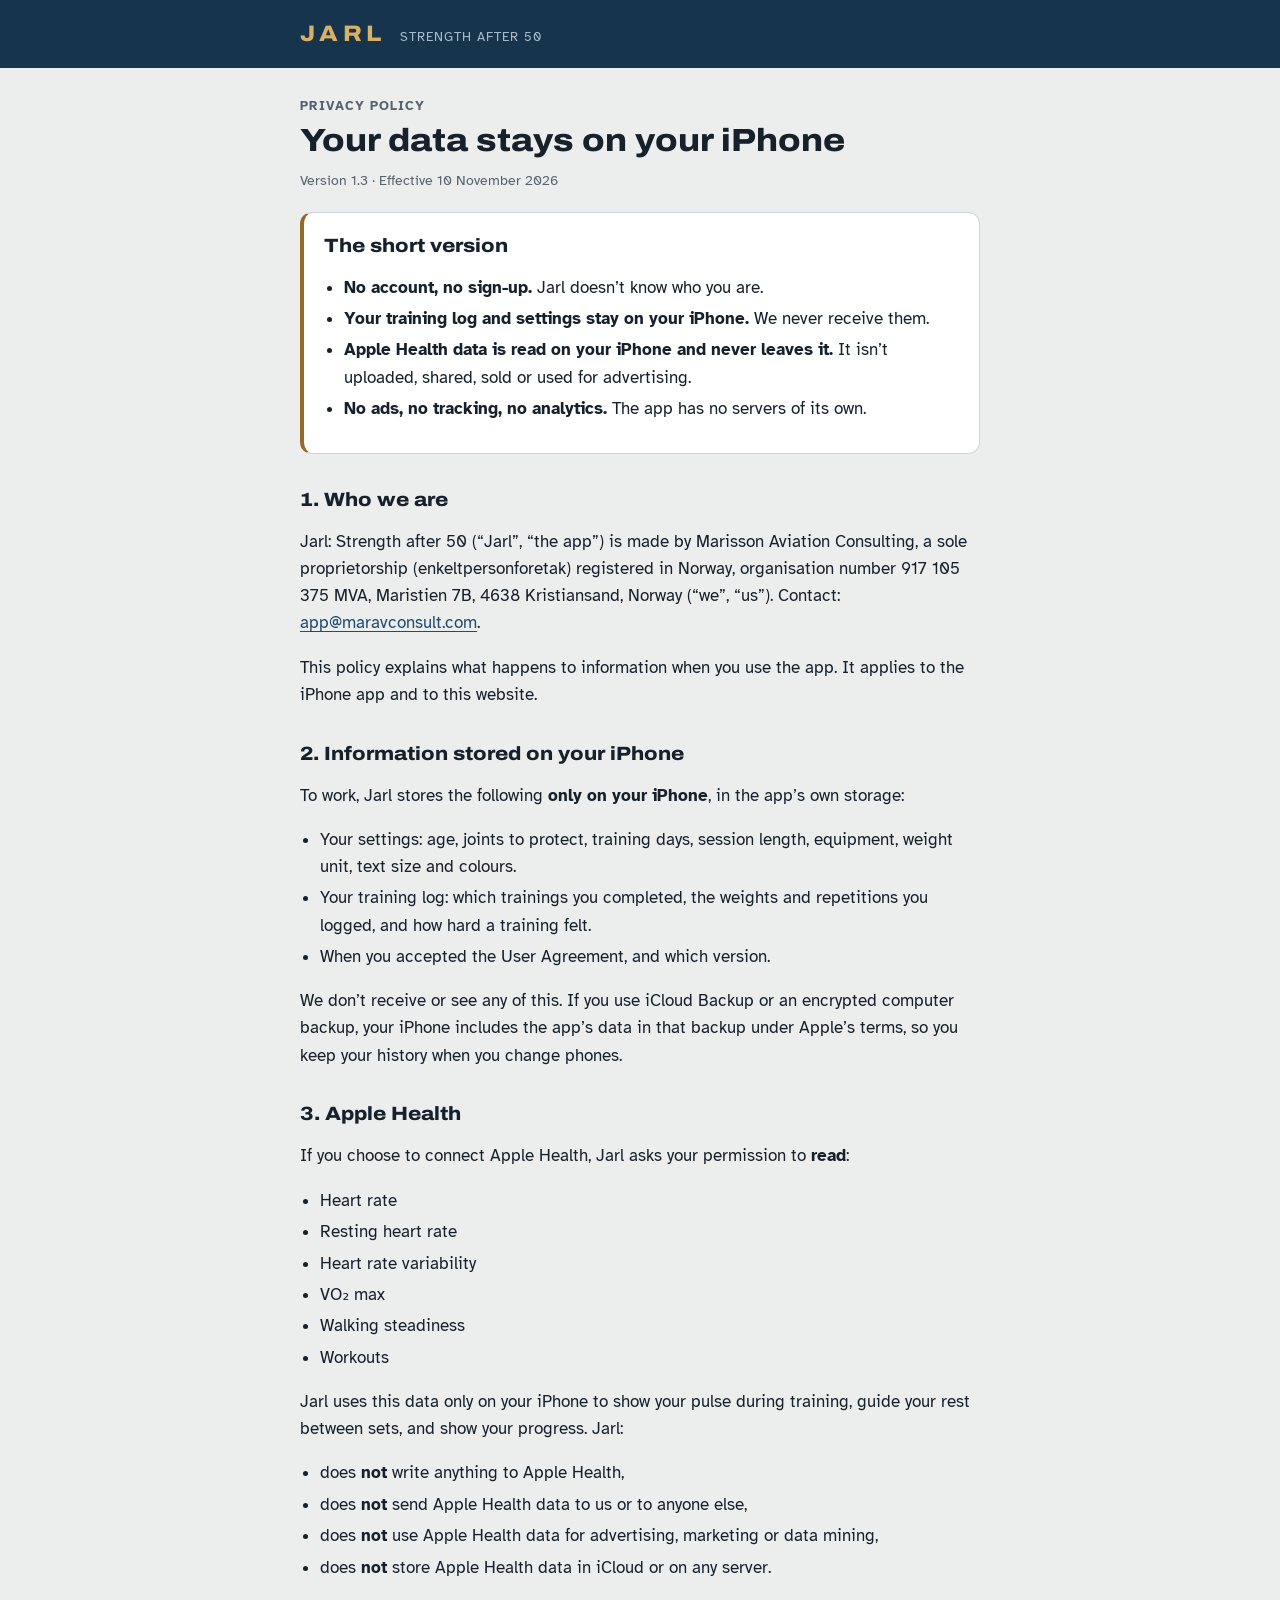
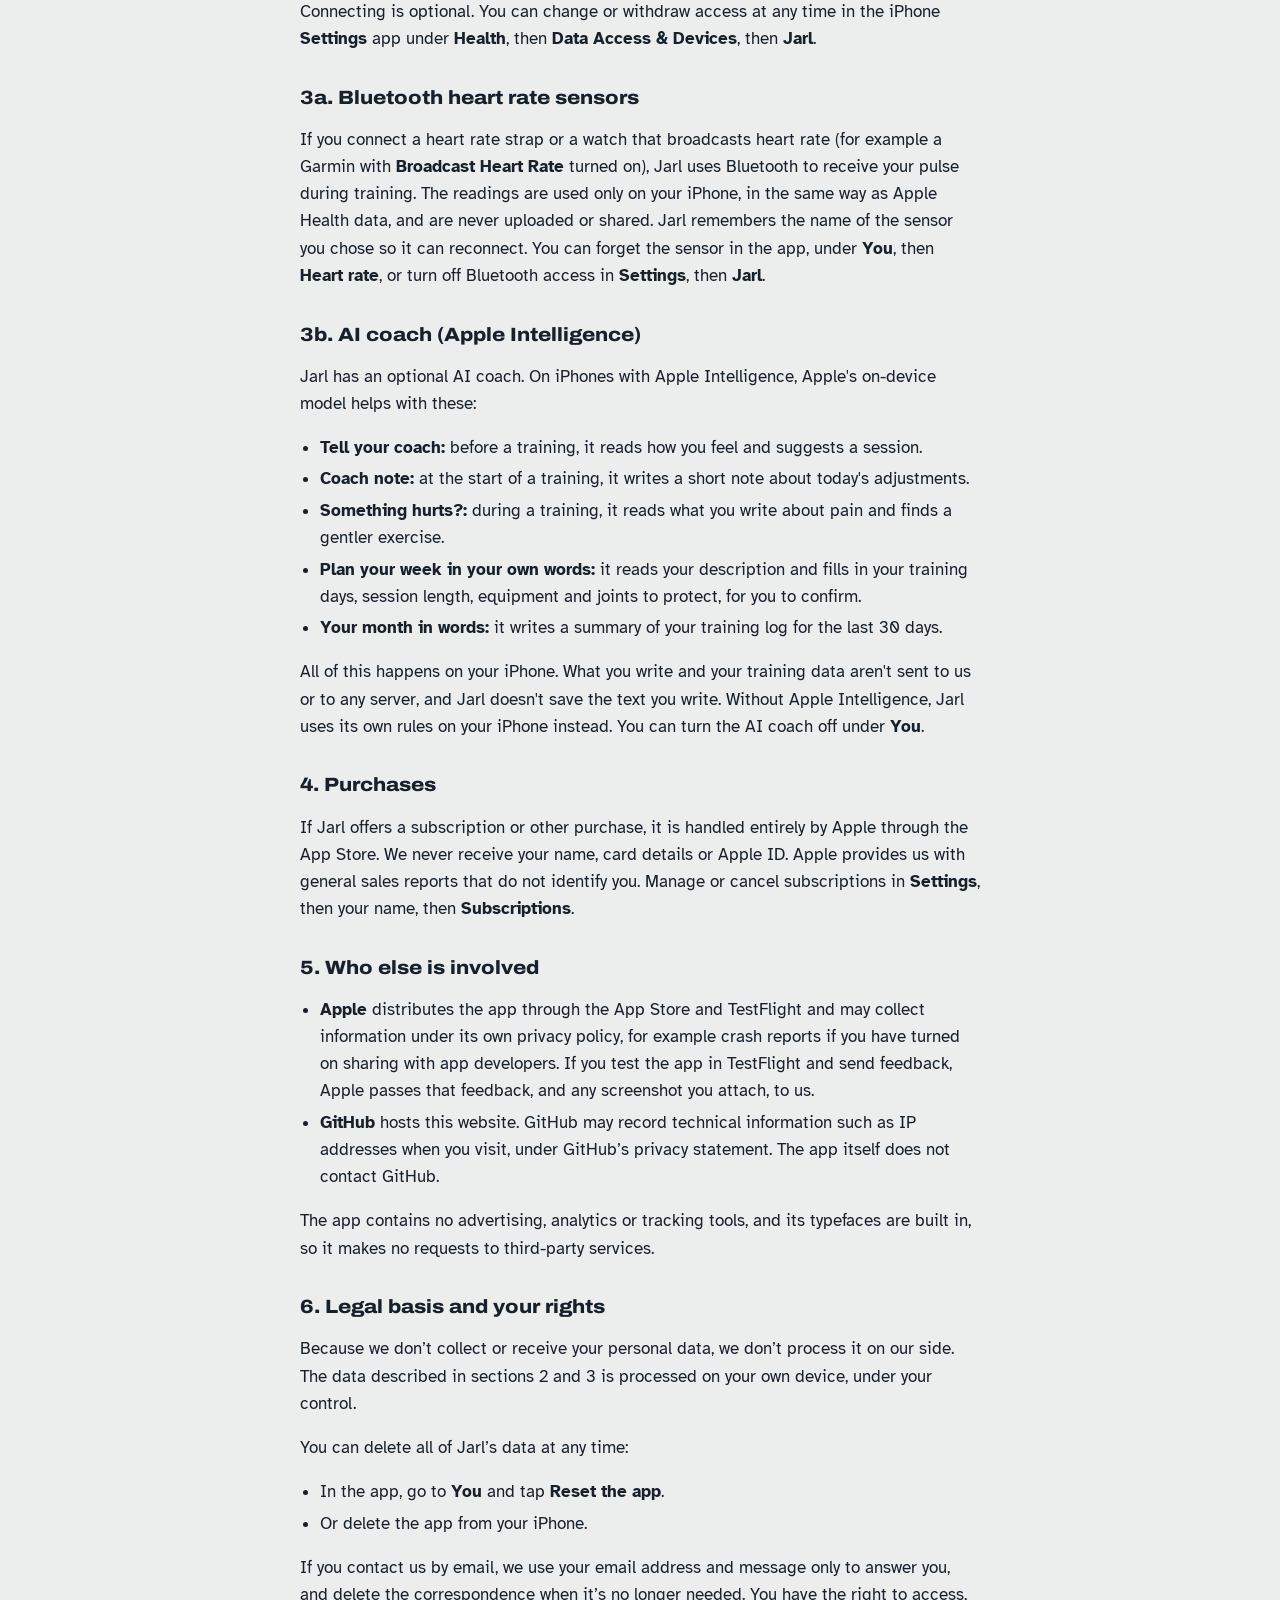
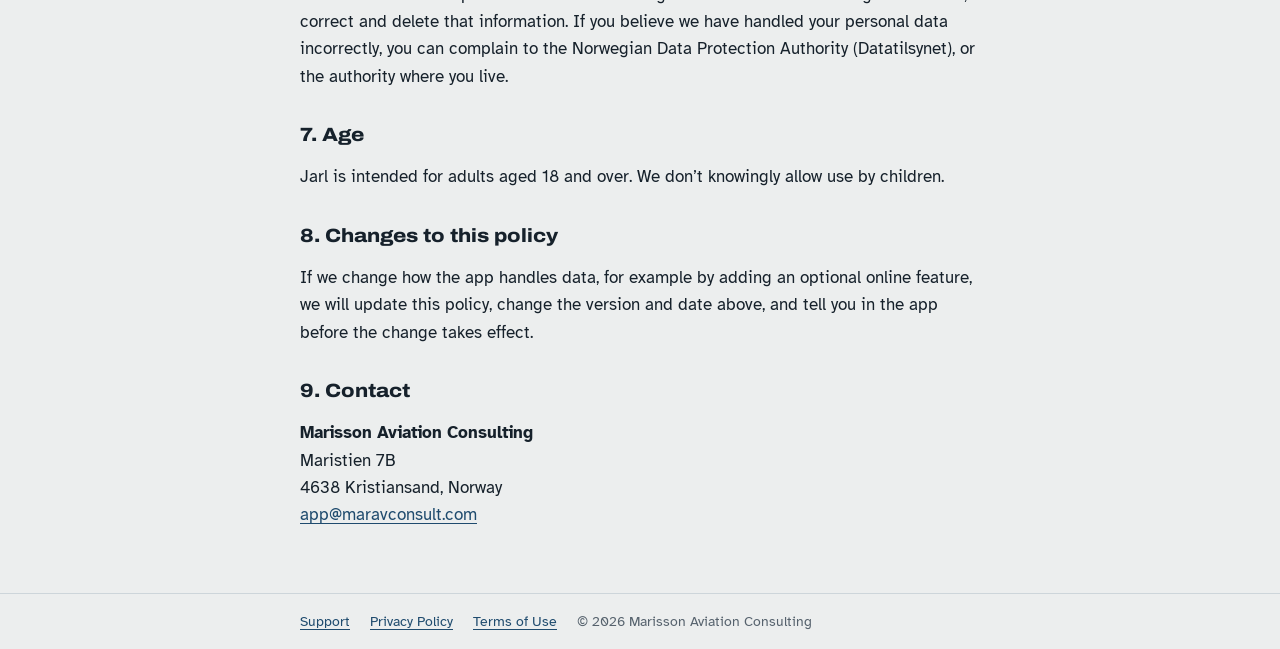
<file: privacy.html>
<!doctype html>
<html lang="en">
<head>
<meta charset="utf-8">
<meta name="viewport" content="width=device-width, initial-scale=1, viewport-fit=cover">
<title>Privacy Policy · Jarl: Strength after 50</title>
<meta name="description" content="How Jarl: Strength after 50 handles your data. Your training log and Apple Health data stay on your iPhone.">
<link rel="stylesheet" href="fonts.css">
<link rel="stylesheet" href="pages.css">
</head>
<body>
<header class="top"><div class="in"><a class="mark" href="./">JARL</a><span>Strength after 50</span></div></header>
<main class="doc">
<p class="eyebrow">Privacy Policy</p>
<h1>Your data stays on your iPhone</h1>
<p class="meta">Version 1.3 · Effective 10 November 2026</p>

<div class="summary">
  <h2>The short version</h2>
  <ul>
    <li><b>No account, no sign-up.</b> Jarl doesn’t know who you are.</li>
    <li><b>Your training log and settings stay on your iPhone.</b> We never receive them.</li>
    <li><b>Apple Health data is read on your iPhone and never leaves it.</b> It isn’t uploaded, shared, sold or used for advertising.</li>
    <li><b>No ads, no tracking, no analytics.</b> The app has no servers of its own.</li>
  </ul>
</div>

<h2>1. Who we are</h2>
<p>Jarl: Strength after 50 (“Jarl”, “the app”) is made by Marisson Aviation Consulting, a sole proprietorship (enkeltpersonforetak) registered in Norway, organisation number 917 105 375 MVA, Maristien 7B, 4638 Kristiansand, Norway (“we”, “us”). Contact: <a href="mailto:app@maravconsult.com">app@maravconsult.com</a>.</p>
<p>This policy explains what happens to information when you use the app. It applies to the iPhone app and to this website.</p>

<h2>2. Information stored on your iPhone</h2>
<p>To work, Jarl stores the following <b>only on your iPhone</b>, in the app’s own storage:</p>
<ul>
  <li>Your settings: age, joints to protect, training days, session length, equipment, weight unit, text size and colours.</li>
  <li>Your training log: which trainings you completed, the weights and repetitions you logged, and how hard a training felt.</li>
  <li>When you accepted the User Agreement, and which version.</li>
</ul>
<p>We don’t receive or see any of this. If you use iCloud Backup or an encrypted computer backup, your iPhone includes the app’s data in that backup under Apple’s terms, so you keep your history when you change phones.</p>

<h2>3. Apple Health</h2>
<p>If you choose to connect Apple Health, Jarl asks your permission to <b>read</b>:</p>
<ul>
  <li>Heart rate</li>
  <li>Resting heart rate</li>
  <li>Heart rate variability</li>
  <li>VO₂ max</li>
  <li>Walking steadiness</li>
  <li>Workouts</li>
</ul>
<p>Jarl uses this data only on your iPhone to show your pulse during training, guide your rest between sets, and show your progress. Jarl:</p>
<ul>
  <li>does <b>not</b> write anything to Apple Health,</li>
  <li>does <b>not</b> send Apple Health data to us or to anyone else,</li>
  <li>does <b>not</b> use Apple Health data for advertising, marketing or data mining,</li>
  <li>does <b>not</b> store Apple Health data in iCloud or on any server.</li>
</ul>
<p>Connecting is optional. You can change or withdraw access at any time in the iPhone <b>Settings</b> app under <b>Health</b>, then <b>Data Access &amp; Devices</b>, then <b>Jarl</b>.</p>

<h2>3a. Bluetooth heart rate sensors</h2>
<p>If you connect a heart rate strap or a watch that broadcasts heart rate (for example a Garmin with <b>Broadcast Heart Rate</b> turned on), Jarl uses Bluetooth to receive your pulse during training. The readings are used only on your iPhone, in the same way as Apple Health data, and are never uploaded or shared. Jarl remembers the name of the sensor you chose so it can reconnect. You can forget the sensor in the app, under <b>You</b>, then <b>Heart rate</b>, or turn off Bluetooth access in <b>Settings</b>, then <b>Jarl</b>.</p>

<h2>3b. AI coach (Apple Intelligence)</h2>
<p>Jarl has an optional AI coach. On iPhones with Apple Intelligence, Apple's on-device model helps with these:</p>
<ul>
  <li><b>Tell your coach:</b> before a training, it reads how you feel and suggests a session.</li>
  <li><b>Coach note:</b> at the start of a training, it writes a short note about today's adjustments.</li>
  <li><b>Something hurts?:</b> during a training, it reads what you write about pain and finds a gentler exercise.</li>
  <li><b>Plan your week in your own words:</b> it reads your description and fills in your training days, session length, equipment and joints to protect, for you to confirm.</li>
  <li><b>Your month in words:</b> it writes a summary of your training log for the last 30 days.</li>
</ul>
<p>All of this happens on your iPhone. What you write and your training data aren't sent to us or to any server, and Jarl doesn't save the text you write. Without Apple Intelligence, Jarl uses its own rules on your iPhone instead. You can turn the AI coach off under <b>You</b>.</p>

<h2>4. Purchases</h2>
<p>If Jarl offers a subscription or other purchase, it is handled entirely by Apple through the App Store. We never receive your name, card details or Apple ID. Apple provides us with general sales reports that do not identify you. Manage or cancel subscriptions in <b>Settings</b>, then your name, then <b>Subscriptions</b>.</p>

<h2>5. Who else is involved</h2>
<ul>
  <li><b>Apple</b> distributes the app through the App Store and TestFlight and may collect information under its own privacy policy, for example crash reports if you have turned on sharing with app developers. If you test the app in TestFlight and send feedback, Apple passes that feedback, and any screenshot you attach, to us.</li>
  <li><b>GitHub</b> hosts this website. GitHub may record technical information such as IP addresses when you visit, under GitHub’s privacy statement. The app itself does not contact GitHub.</li>
</ul>
<p>The app contains no advertising, analytics or tracking tools, and its typefaces are built in, so it makes no requests to third-party services.</p>

<h2>6. Legal basis and your rights</h2>
<p>Because we don’t collect or receive your personal data, we don’t process it on our side. The data described in sections 2 and 3 is processed on your own device, under your control.</p>
<p>You can delete all of Jarl’s data at any time:</p>
<ul>
  <li>In the app, go to <b>You</b> and tap <b>Reset the app</b>.</li>
  <li>Or delete the app from your iPhone.</li>
</ul>
<p>If you contact us by email, we use your email address and message only to answer you, and delete the correspondence when it’s no longer needed. You have the right to access, correct and delete that information. If you believe we have handled your personal data incorrectly, you can complain to the Norwegian Data Protection Authority (Datatilsynet), or the authority where you live.</p>

<h2>7. Age</h2>
<p>Jarl is intended for adults aged 18 and over. We don’t knowingly allow use by children.</p>

<h2>8. Changes to this policy</h2>
<p>If we change how the app handles data, for example by adding an optional online feature, we will update this policy, change the version and date above, and tell you in the app before the change takes effect.</p>

<h2>9. Contact</h2>
<p><b>Marisson Aviation Consulting</b><br>Maristien 7B<br>4638 Kristiansand, Norway<br><a href="mailto:app@maravconsult.com">app@maravconsult.com</a></p>
</main>
<footer class="foot"><div class="in"><a href="support.html">Support</a><a href="privacy.html">Privacy Policy</a><a href="terms.html">Terms of Use</a><span>© 2026 Marisson Aviation Consulting</span></div></footer>
</body>
</html>
</file>
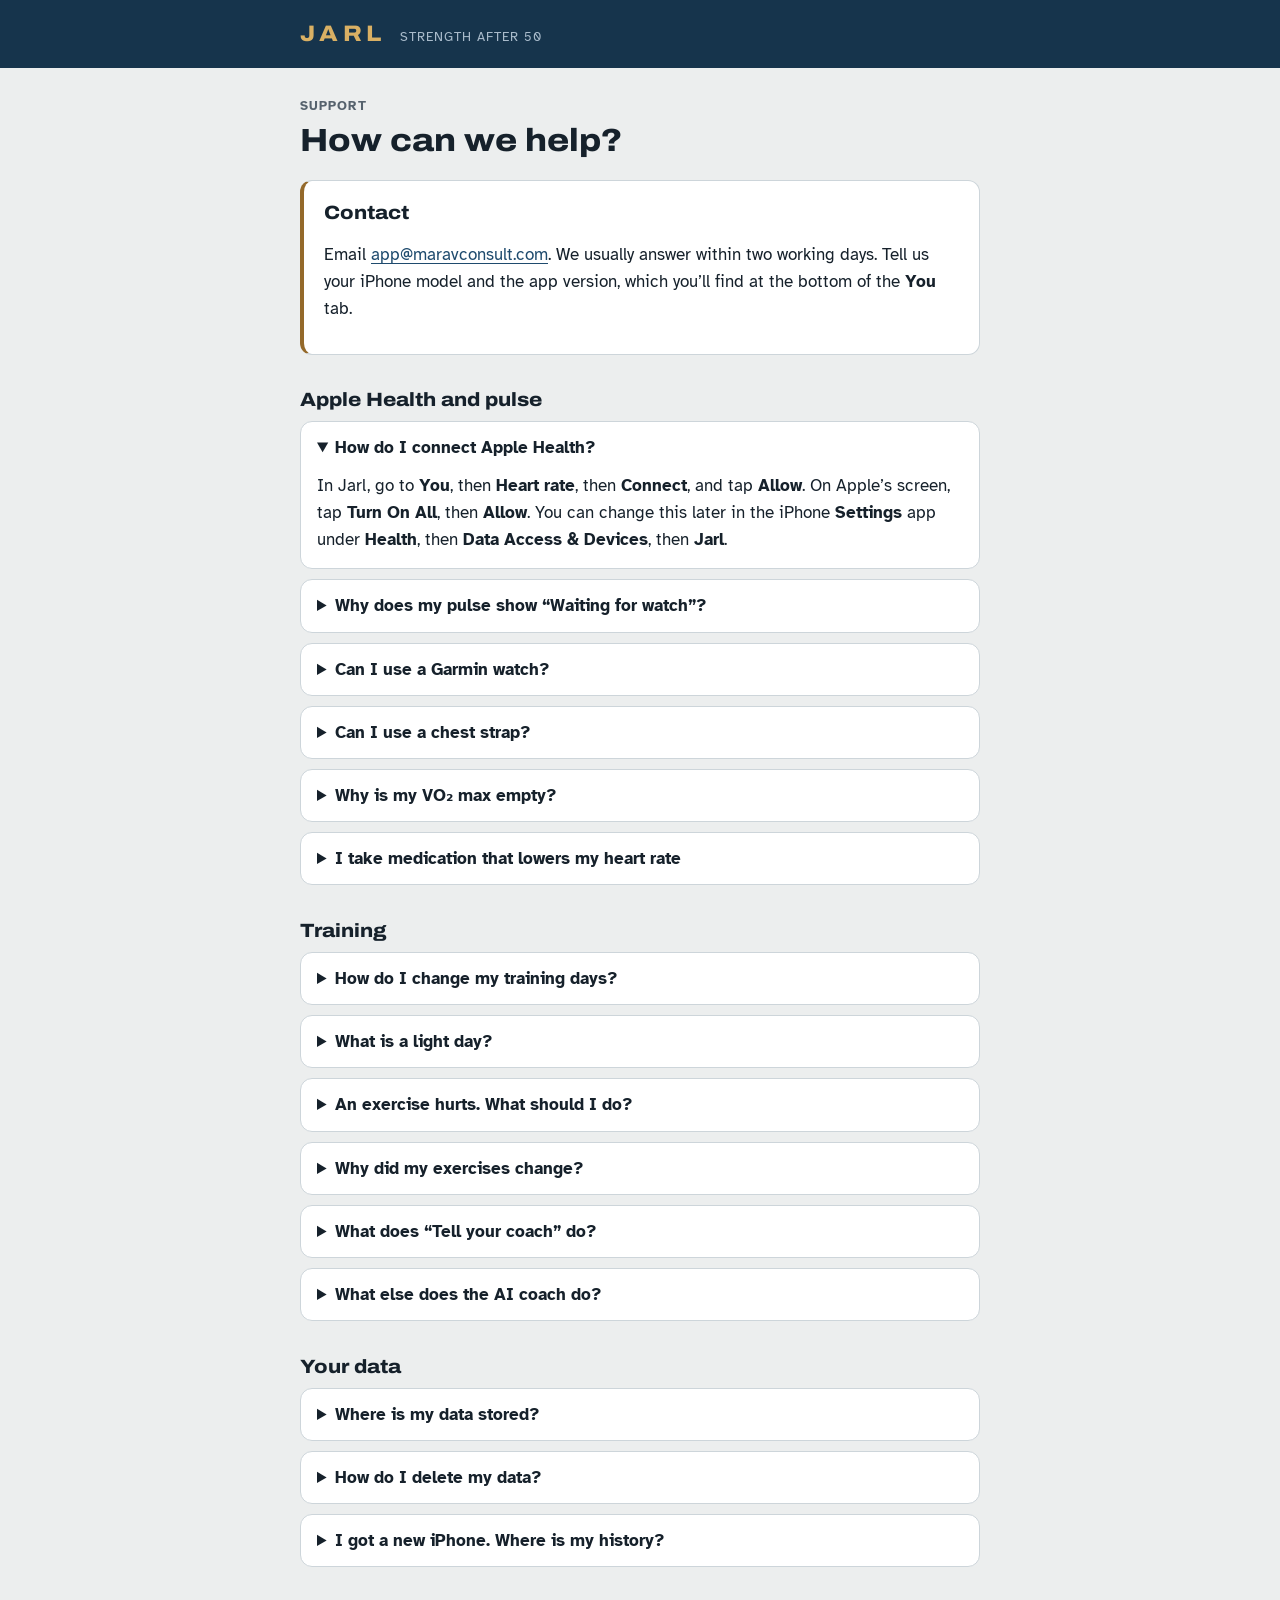
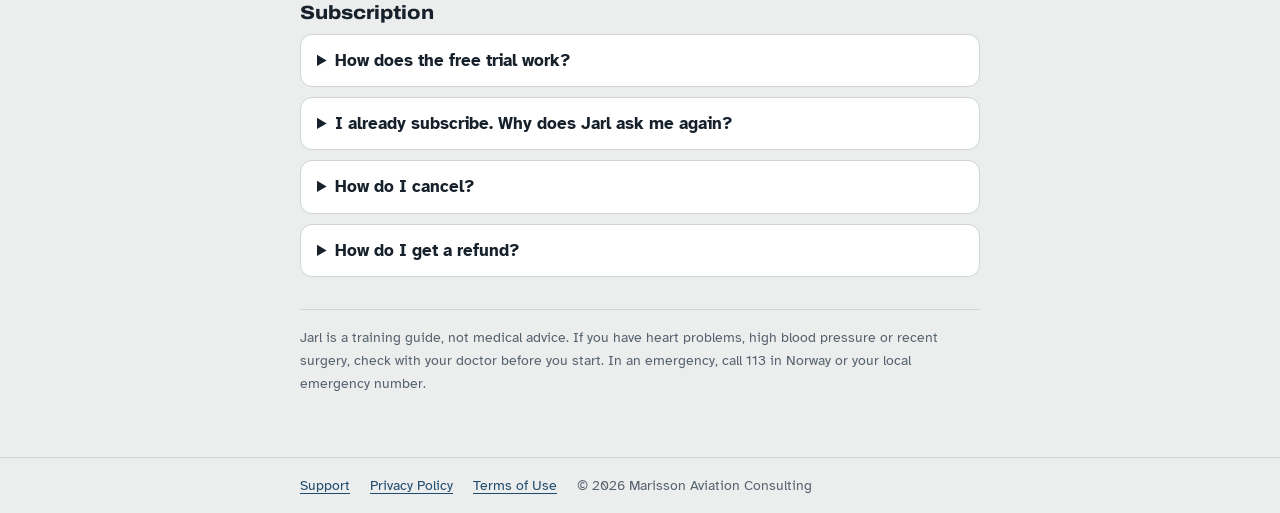
<file: support.html>
<!doctype html>
<html lang="en">
<head>
<meta charset="utf-8">
<meta name="viewport" content="width=device-width, initial-scale=1, viewport-fit=cover">
<title>Support · Jarl: Strength after 50</title>
<meta name="description" content="Help with Jarl: Strength after 50. Apple Health, live pulse, subscriptions and contact.">
<link rel="stylesheet" href="fonts.css">
<link rel="stylesheet" href="pages.css">
</head>
<body>
<header class="top"><div class="in"><a class="mark" href="./">JARL</a><span>Strength after 50</span></div></header>
<main class="doc">
<p class="eyebrow">Support</p>
<h1>How can we help?</h1>
<div class="summary">
  <h2>Contact</h2>
  <p>Email <a href="mailto:app@maravconsult.com">app@maravconsult.com</a>. We usually answer within two working days. Tell us your iPhone model and the app version, which you’ll find at the bottom of the <b>You</b> tab.</p>
</div>

<h2>Apple Health and pulse</h2>
<details open><summary>How do I connect Apple Health?</summary>
<p>In Jarl, go to <b>You</b>, then <b>Heart rate</b>, then <b>Connect</b>, and tap <b>Allow</b>. On Apple’s screen, tap <b>Turn On All</b>, then <b>Allow</b>. You can change this later in the iPhone <b>Settings</b> app under <b>Health</b>, then <b>Data Access &amp; Devices</b>, then <b>Jarl</b>.</p></details>
<details><summary>Why does my pulse show “Waiting for watch”?</summary>
<p>An Apple Watch sends heart rate to your iPhone every few minutes, unless a workout is running on the watch. For live pulse, start a <b>Traditional Strength Training</b> workout on your Apple Watch when you start a training in Jarl, and end it when you finish.</p></details>
<details><summary>Can I use a Garmin watch?</summary>
<p>Yes, in two ways. For <b>live pulse during training</b>, turn on <b>Broadcast Heart Rate</b> on the watch (on most models: hold <b>UP</b> or open the controls menu). Then in Jarl, go to <b>You</b>, then <b>Heart rate</b>, and tap <b>Connect</b> next to <b>Live over Bluetooth</b>. Turn on Broadcast Heart Rate before each training.</p>
<p>For <b>resting pulse and other trends</b>, turn on syncing with Apple Health in the Garmin Connect app. That data arrives when the watch syncs, so it isn’t live.</p></details>
<details><summary>Can I use a chest strap?</summary>
<p>Yes. Polar, Wahoo, Garmin HRM and other Bluetooth heart rate straps work. Put the strap on, wet the pads, then in Jarl go to <b>You</b>, then <b>Heart rate</b>, and tap <b>Connect</b> next to <b>Live over Bluetooth</b>. A chest strap is the most accurate choice for strength training.</p></details>
<details><summary>Why is my VO₂ max empty?</summary>
<p>Apple Watch estimates VO₂ max during outdoor walks, runs or hikes of at least 20 minutes. It appears in Jarl once Apple Health has a value.</p></details>
<details><summary>I take medication that lowers my heart rate</summary>
<p>Go to <b>You</b>, then <b>Heart rate</b>, and turn on <b>I take medication that lowers my heart rate</b>. Jarl then guides you by breathing and effort instead of pulse zones.</p></details>

<h2>Training</h2>
<details><summary>How do I change my training days?</summary>
<p>Go to <b>You</b>, then <b>Training days</b>, and pick 2 to 6 days. Each day gets its own training: with 4 days you get Training days 1 to 4, and so on up to 6. With 2 or 3 days, Training days 1, 2 and 3 take turns. To move a single training this week, tap the day in the week strip on the <b>Today</b> tab.</p></details>
<details><summary>What is a light day?</summary>
<p>When you train two days in a row, the second training becomes lighter: two sets per exercise at the same weights. It helps you recover, which matters more after 50.</p></details>
<details><summary>An exercise hurts. What should I do?</summary>
<p>Stop the exercise. Tap <b>Something hurts?</b> under the exercise, describe it in your own words and set how much it hurts. Jarl lightens the weight, swaps in a joint-friendly version or tells you to skip it. You can also tap <b>Swap exercise</b>, or tell Jarl which joint is sore in the check-in before your training. If pain lasts more than a few days, see a doctor or physiotherapist.</p></details>
<details><summary>Why did my exercises change?</summary>
<p>After each lighter week, every sixth week, Jarl starts a new block. Each movement keeps its job but changes form, so the training stays balanced and you don't get stuck. Starting weights come from what you lift now. Don't like one? Tap <b>Swap exercise</b> and choose under <b>Try something different</b>, or tap <b>Don't show me this again</b>. You can bring hidden exercises back under <b>You</b>.</p></details>
<details><summary>What does “Tell your coach” do?</summary>
<p>Write how you feel before a training, and Jarl suggests a session from a fixed menu: your normal session, a strong day, a light day, a calmer session, the 20-minute version, or mobility, a walk or rest instead. You see the suggestion and why, and you decide. On iPhones with Apple Intelligence (iPhone 15 Pro or newer), the text is read on your iPhone. You can turn the AI coach off under <b>You</b>. It's not medical advice. If you mention warning signs such as chest pain or dizziness, Jarl tells you to stop and doesn't suggest a session.</p></details>
<details><summary>What else does the AI coach do?</summary>
<p>On iPhones with Apple Intelligence, the coach also writes a short <b>note</b> at the start of each training about today's adjustments, helps when <b>something hurts</b> during a training, fills in your settings from <b>Plan your week in your own words</b> on the <b>You</b> tab, and writes <b>Your month in words</b> on the <b>Progress</b> tab. Everything is read and written on your iPhone. Without Apple Intelligence, Jarl uses its own rules and texts. It's not medical advice.</p></details>

<h2>Your data</h2>
<details><summary>Where is my data stored?</summary>
<p>On your iPhone only. Jarl has no accounts or servers. Read the <a href="privacy.html">Privacy Policy</a>.</p></details>
<details><summary>How do I delete my data?</summary>
<p>In Jarl, go to <b>You</b> and tap <b>Reset the app</b> twice. Or delete the app from your iPhone.</p></details>
<details><summary>I got a new iPhone. Where is my history?</summary>
<p>Restore your new iPhone from an iCloud or computer backup of the old one. Jarl’s data is included in those backups.</p></details>

<h2>Subscription</h2>
<details><summary>How does the free trial work?</summary>
<p>Jarl Premium starts with 14 days free. You can look around and build your plan without it, but trainings need Jarl Premium. Choose yearly or monthly when you start the trial. Apple charges your Apple ID when the trial ends, unless you cancel at least 24 hours before. Prices are shown in your local currency in the app.</p></details>
<details><summary>I already subscribe. Why does Jarl ask me again?</summary>
<p>On a new iPhone, or after reinstalling, go to <b>You</b>, then <b>Jarl Premium</b>, and tap <b>Restore purchases</b>. Use the same Apple ID you subscribed with.</p></details>
<details><summary>How do I cancel?</summary>
<p>On your iPhone, open <b>Settings</b>, tap your name, then <b>Subscriptions</b>, then <b>Jarl</b>, then <b>Cancel Subscription</b>. Cancel at least 24 hours before the renewal date.</p></details>
<details><summary>How do I get a refund?</summary>
<p>Apple handles all payments and refunds. Request one at <a href="https://reportaproblem.apple.com" target="_blank" rel="noopener">reportaproblem.apple.com</a>.</p></details>

<p class="note">Jarl is a training guide, not medical advice. If you have heart problems, high blood pressure or recent surgery, check with your doctor before you start. In an emergency, call 113 in Norway or your local emergency number.</p>
</main>
<footer class="foot"><div class="in"><a href="support.html">Support</a><a href="privacy.html">Privacy Policy</a><a href="terms.html">Terms of Use</a><span>© 2026 Marisson Aviation Consulting</span></div></footer>
</body>
</html>
</file>
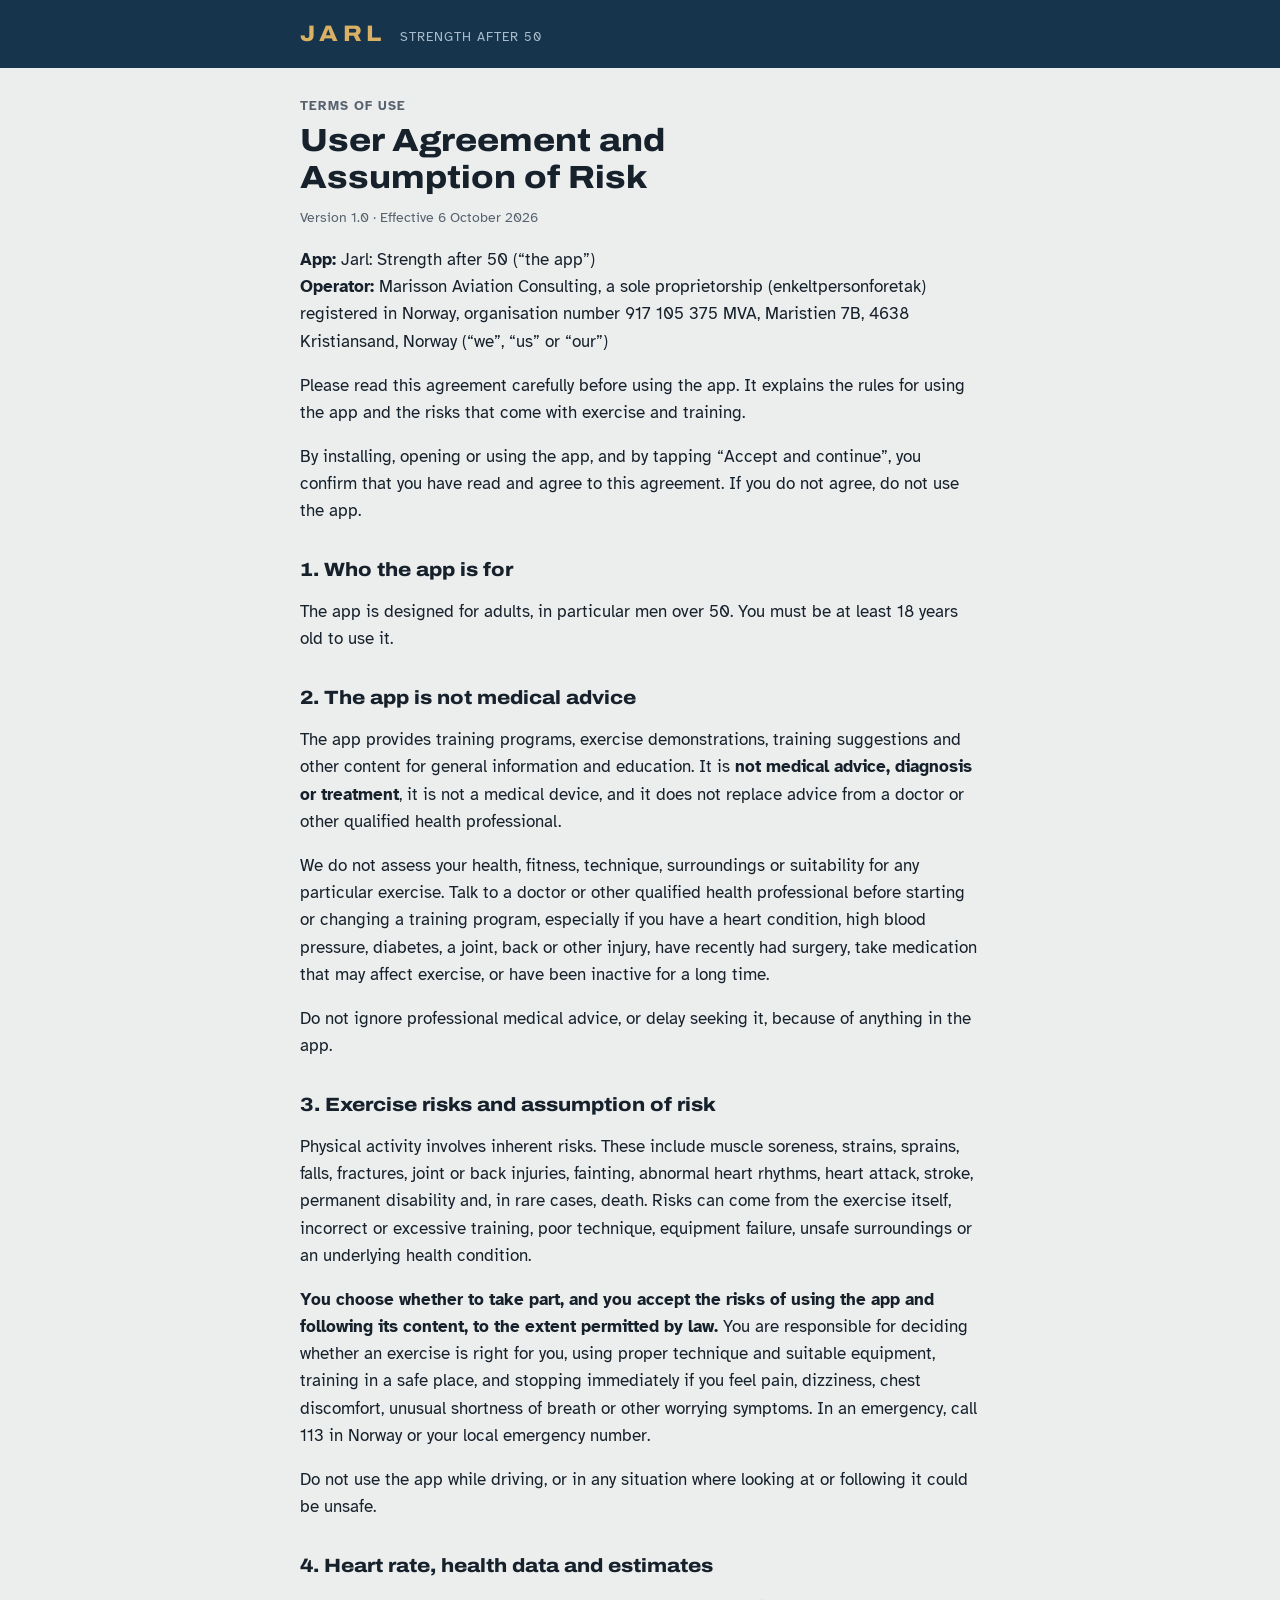
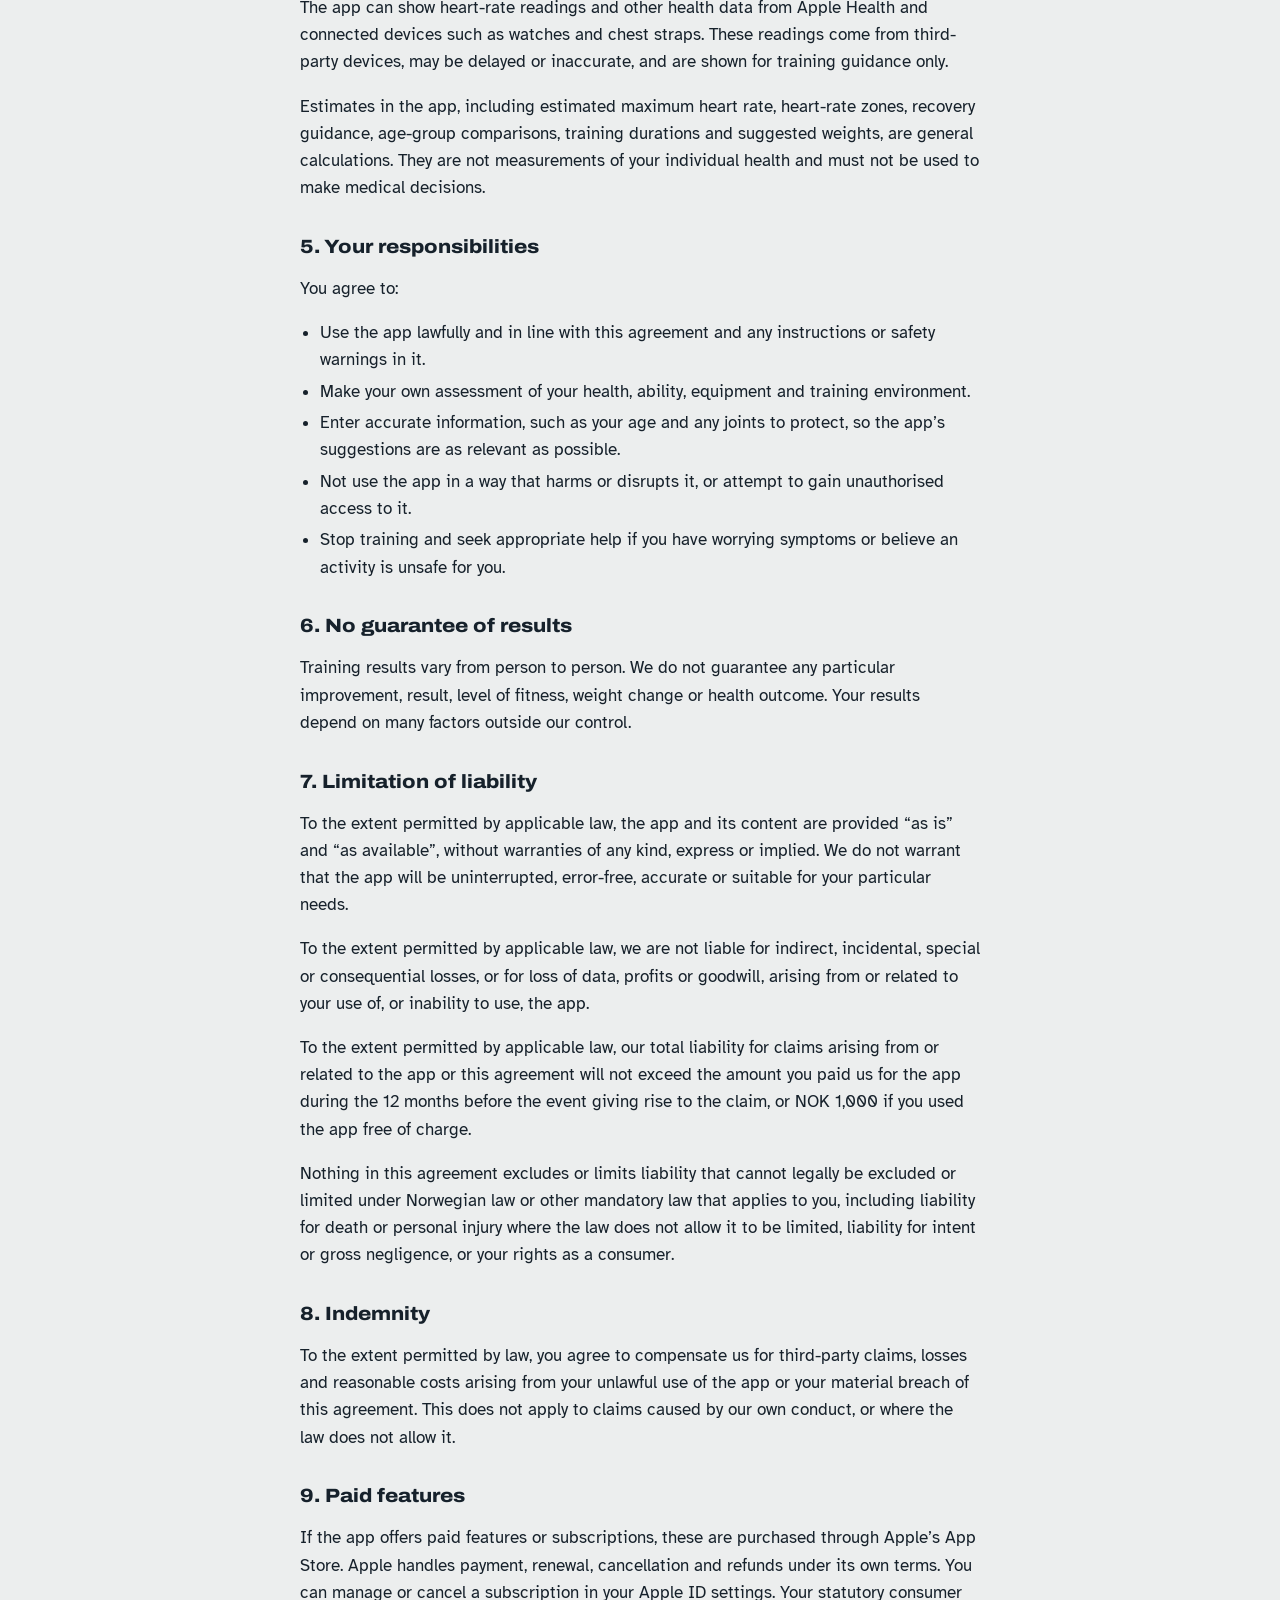
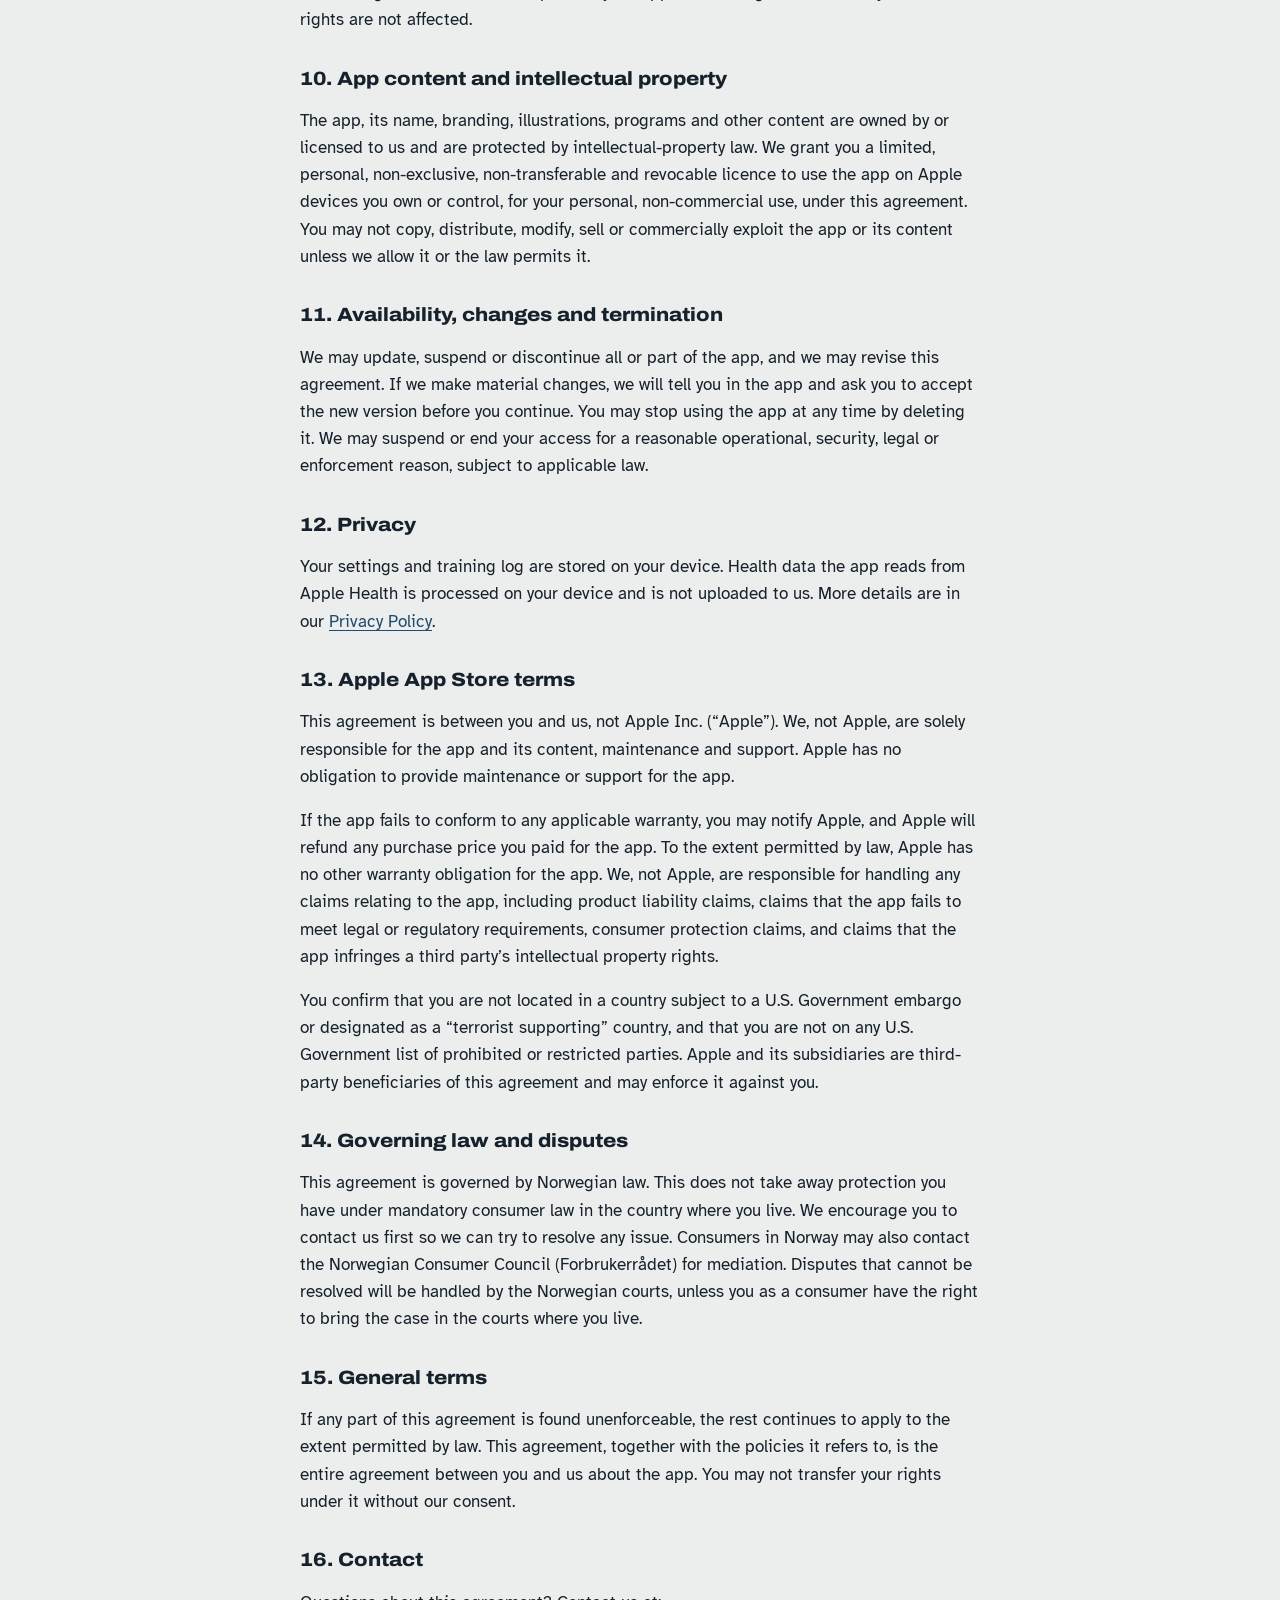
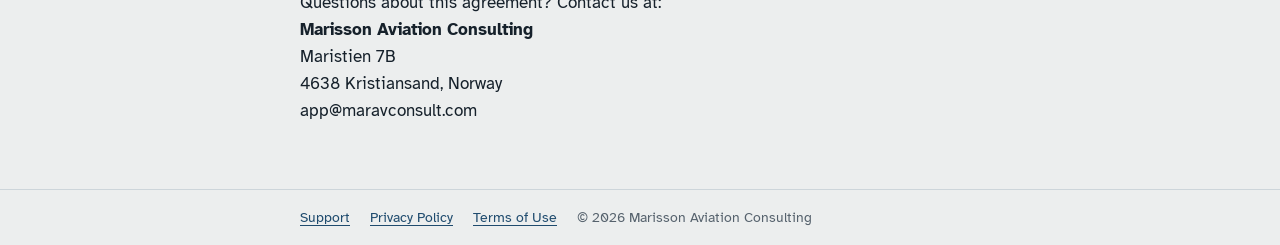
<file: terms.html>
<!doctype html>
<html lang="en">
<head>
<meta charset="utf-8">
<meta name="viewport" content="width=device-width, initial-scale=1, viewport-fit=cover">
<title>Terms of Use · Jarl: Strength after 50</title>
<meta name="description" content="The User Agreement for Jarl: Strength after 50, including subscriptions, exercise risks and your rights.">
<link rel="stylesheet" href="fonts.css">
<link rel="stylesheet" href="pages.css">
</head>
<body>
<header class="top"><div class="in"><a class="mark" href="./">JARL</a><span>Strength after 50</span></div></header>
<main class="doc">
<p class="eyebrow">Terms of Use</p>
<h1>User Agreement and Assumption of Risk</h1>
<p class="meta">Version 1.0 · Effective 6 October 2026</p>
<p><b>App:</b> Jarl: Strength after 50 (“the app”)<br>
<b>Operator:</b> Marisson Aviation Consulting, a sole proprietorship (enkeltpersonforetak) registered in Norway, organisation number 917 105 375 MVA, Maristien 7B, 4638 Kristiansand, Norway (“we”, “us” or “our”)</p>
<p>Please read this agreement carefully before using the app. It explains the rules for using the app and the risks that come with exercise and training.</p>
<p>By installing, opening or using the app, and by tapping “Accept and continue”, you confirm that you have read and agree to this agreement. If you do not agree, do not use the app.</p>

<h2>1. Who the app is for</h2>
<p>The app is designed for adults, in particular men over 50. You must be at least 18 years old to use it.</p>

<h2>2. The app is not medical advice</h2>
<p>The app provides training programs, exercise demonstrations, training suggestions and other content for general information and education. It is <b>not medical advice, diagnosis or treatment</b>, it is not a medical device, and it does not replace advice from a doctor or other qualified health professional.</p>
<p>We do not assess your health, fitness, technique, surroundings or suitability for any particular exercise. Talk to a doctor or other qualified health professional before starting or changing a training program, especially if you have a heart condition, high blood pressure, diabetes, a joint, back or other injury, have recently had surgery, take medication that may affect exercise, or have been inactive for a long time.</p>
<p>Do not ignore professional medical advice, or delay seeking it, because of anything in the app.</p>

<h2>3. Exercise risks and assumption of risk</h2>
<p>Physical activity involves inherent risks. These include muscle soreness, strains, sprains, falls, fractures, joint or back injuries, fainting, abnormal heart rhythms, heart attack, stroke, permanent disability and, in rare cases, death. Risks can come from the exercise itself, incorrect or excessive training, poor technique, equipment failure, unsafe surroundings or an underlying health condition.</p>
<p><b>You choose whether to take part, and you accept the risks of using the app and following its content, to the extent permitted by law.</b> You are responsible for deciding whether an exercise is right for you, using proper technique and suitable equipment, training in a safe place, and stopping immediately if you feel pain, dizziness, chest discomfort, unusual shortness of breath or other worrying symptoms. In an emergency, call 113 in Norway or your local emergency number.</p>
<p>Do not use the app while driving, or in any situation where looking at or following it could be unsafe.</p>

<h2>4. Heart rate, health data and estimates</h2>
<p>The app can show heart-rate readings and other health data from Apple Health and connected devices such as watches and chest straps. These readings come from third-party devices, may be delayed or inaccurate, and are shown for training guidance only.</p>
<p>Estimates in the app, including estimated maximum heart rate, heart-rate zones, recovery guidance, age-group comparisons, training durations and suggested weights, are general calculations. They are not measurements of your individual health and must not be used to make medical decisions.</p>

<h2>5. Your responsibilities</h2>
<p>You agree to:</p>
<ul>
<li>Use the app lawfully and in line with this agreement and any instructions or safety warnings in it.</li>
<li>Make your own assessment of your health, ability, equipment and training environment.</li>
<li>Enter accurate information, such as your age and any joints to protect, so the app’s suggestions are as relevant as possible.</li>
<li>Not use the app in a way that harms or disrupts it, or attempt to gain unauthorised access to it.</li>
<li>Stop training and seek appropriate help if you have worrying symptoms or believe an activity is unsafe for you.</li>
</ul>

<h2>6. No guarantee of results</h2>
<p>Training results vary from person to person. We do not guarantee any particular improvement, result, level of fitness, weight change or health outcome. Your results depend on many factors outside our control.</p>

<h2>7. Limitation of liability</h2>
<p>To the extent permitted by applicable law, the app and its content are provided “as is” and “as available”, without warranties of any kind, express or implied. We do not warrant that the app will be uninterrupted, error-free, accurate or suitable for your particular needs.</p>
<p>To the extent permitted by applicable law, we are not liable for indirect, incidental, special or consequential losses, or for loss of data, profits or goodwill, arising from or related to your use of, or inability to use, the app.</p>
<p>To the extent permitted by applicable law, our total liability for claims arising from or related to the app or this agreement will not exceed the amount you paid us for the app during the 12 months before the event giving rise to the claim, or NOK 1,000 if you used the app free of charge.</p>
<p>Nothing in this agreement excludes or limits liability that cannot legally be excluded or limited under Norwegian law or other mandatory law that applies to you, including liability for death or personal injury where the law does not allow it to be limited, liability for intent or gross negligence, or your rights as a consumer.</p>

<h2>8. Indemnity</h2>
<p>To the extent permitted by law, you agree to compensate us for third-party claims, losses and reasonable costs arising from your unlawful use of the app or your material breach of this agreement. This does not apply to claims caused by our own conduct, or where the law does not allow it.</p>

<h2>9. Paid features</h2>
<p>If the app offers paid features or subscriptions, these are purchased through Apple’s App Store. Apple handles payment, renewal, cancellation and refunds under its own terms. You can manage or cancel a subscription in your Apple ID settings. Your statutory consumer rights are not affected.</p>

<h2>10. App content and intellectual property</h2>
<p>The app, its name, branding, illustrations, programs and other content are owned by or licensed to us and are protected by intellectual-property law. We grant you a limited, personal, non-exclusive, non-transferable and revocable licence to use the app on Apple devices you own or control, for your personal, non-commercial use, under this agreement. You may not copy, distribute, modify, sell or commercially exploit the app or its content unless we allow it or the law permits it.</p>

<h2>11. Availability, changes and termination</h2>
<p>We may update, suspend or discontinue all or part of the app, and we may revise this agreement. If we make material changes, we will tell you in the app and ask you to accept the new version before you continue. You may stop using the app at any time by deleting it. We may suspend or end your access for a reasonable operational, security, legal or enforcement reason, subject to applicable law.</p>

<h2>12. Privacy</h2>
<p>Your settings and training log are stored on your device. Health data the app reads from Apple Health is processed on your device and is not uploaded to us. More details are in our <a href="https://vidarmar.github.io/garpur-jarl/privacy.html" target="_blank" rel="noopener">Privacy Policy</a>.</p>

<h2>13. Apple App Store terms</h2>
<p>This agreement is between you and us, not Apple Inc. (“Apple”). We, not Apple, are solely responsible for the app and its content, maintenance and support. Apple has no obligation to provide maintenance or support for the app.</p>
<p>If the app fails to conform to any applicable warranty, you may notify Apple, and Apple will refund any purchase price you paid for the app. To the extent permitted by law, Apple has no other warranty obligation for the app. We, not Apple, are responsible for handling any claims relating to the app, including product liability claims, claims that the app fails to meet legal or regulatory requirements, consumer protection claims, and claims that the app infringes a third party’s intellectual property rights.</p>
<p>You confirm that you are not located in a country subject to a U.S. Government embargo or designated as a “terrorist supporting” country, and that you are not on any U.S. Government list of prohibited or restricted parties. Apple and its subsidiaries are third-party beneficiaries of this agreement and may enforce it against you.</p>

<h2>14. Governing law and disputes</h2>
<p>This agreement is governed by Norwegian law. This does not take away protection you have under mandatory consumer law in the country where you live. We encourage you to contact us first so we can try to resolve any issue. Consumers in Norway may also contact the Norwegian Consumer Council (Forbrukerrådet) for mediation. Disputes that cannot be resolved will be handled by the Norwegian courts, unless you as a consumer have the right to bring the case in the courts where you live.</p>

<h2>15. General terms</h2>
<p>If any part of this agreement is found unenforceable, the rest continues to apply to the extent permitted by law. This agreement, together with the policies it refers to, is the entire agreement between you and us about the app. You may not transfer your rights under it without our consent.</p>

<h2>16. Contact</h2>
<p>Questions about this agreement? Contact us at:<br>
<b>Marisson Aviation Consulting</b><br>
Maristien 7B<br>4638 Kristiansand, Norway<br>
app@maravconsult.com</p>
</main>
<footer class="foot"><div class="in"><a href="support.html">Support</a><a href="privacy.html">Privacy Policy</a><a href="terms.html">Terms of Use</a><span>© 2026 Marisson Aviation Consulting</span></div></footer>
</body>
</html>
</file>
<file: fonts.css>
@font-face{font-family:'Archivo';src:url('fonts/archivo-variable.woff2') format('woff2');font-weight:100 900;font-stretch:62% 125%;font-style:normal;font-display:swap}
@font-face{font-family:'Atkinson Hyperlegible';src:url('fonts/atkinson-400-normal.woff2') format('woff2');font-weight:400;font-style:normal;font-display:swap}
@font-face{font-family:'Atkinson Hyperlegible';src:url('fonts/atkinson-700-normal.woff2') format('woff2');font-weight:700;font-style:normal;font-display:swap}
@font-face{font-family:'Atkinson Hyperlegible';src:url('fonts/atkinson-400-italic.woff2') format('woff2');font-weight:400;font-style:italic;font-display:swap}
</file>
<file: pages.css>
/* Jarl info pages: same Fjord palette as the app */
:root{--bg:#ECEEEE;--surface:#FFFFFF;--ink:#16212B;--muted:#56626D;--line:#CDD5DA;--accent:#1F4B6E;--brass:#94692A;--hero:#16344C;--hero-ink:#EEF2F5;--hero-brass:#D9B064;
  --display:'Archivo','Arial Narrow',Arial,sans-serif;--body:'Atkinson Hyperlegible',system-ui,-apple-system,'Segoe UI',sans-serif}
@media (prefers-color-scheme: dark){:root{--bg:#0E151C;--surface:#152029;--ink:#E4EAEF;--muted:#9AA8B4;--line:#2A3845;--accent:#8CB9DA;--brass:#D6AD62;color-scheme:dark}}
*{box-sizing:border-box}
html{-webkit-text-size-adjust:100%}
body{margin:0;background:var(--bg);color:var(--ink);font-family:var(--body);font-size:1.0625rem;line-height:1.6}
a{color:var(--accent);text-underline-offset:3px}
.top{background:var(--hero);color:var(--hero-ink);padding-top:env(safe-area-inset-top,0px)}
.top .in,.foot .in{max-width:720px;margin:0 auto;padding:16px 20px;display:flex;align-items:baseline;gap:14px;flex-wrap:wrap}
.mark{font-family:var(--display);font-stretch:112%;font-weight:800;letter-spacing:.2em;color:var(--hero-brass);text-decoration:none;font-size:1.4rem}
.top span{color:#A9BBCB;font-size:.8rem;letter-spacing:.08em;text-transform:uppercase}
.doc{max-width:720px;margin:0 auto;padding-inline:20px;padding-block:28px 48px}
.eyebrow{font-size:.8rem;letter-spacing:.08em;text-transform:uppercase;color:var(--muted);font-weight:700;margin:0}
h1,h2{font-family:var(--display);font-stretch:112%;line-height:1.15;text-wrap:balance}
h1{font-size:2rem;font-weight:800;margin:.2em 0 .3em}
h2{font-size:1.2rem;font-weight:800;margin:1.8em 0 .4em}
.meta{color:var(--muted);font-size:.9rem;margin-top:0}
.summary{background:var(--surface);border:1px solid var(--line);border-left:4px solid var(--brass);border-radius:12px;padding:6px 20px 14px;margin:20px 0}
.summary h2{margin-top:.8em}
ul{padding-left:1.2em}
li{margin:.25em 0}
details{background:var(--surface);border:1px solid var(--line);border-radius:12px;padding:12px 16px;margin:10px 0}
summary{cursor:pointer;font-weight:700}
details p{margin:.6em 0 .2em}
.note{color:var(--muted);font-size:.9rem;border-top:1px solid var(--line);padding-top:16px;margin-top:32px}
.foot{border-top:1px solid var(--line);padding-bottom:env(safe-area-inset-bottom,0px)}
.foot .in{font-size:.9rem;color:var(--muted);gap:20px}
</file>
